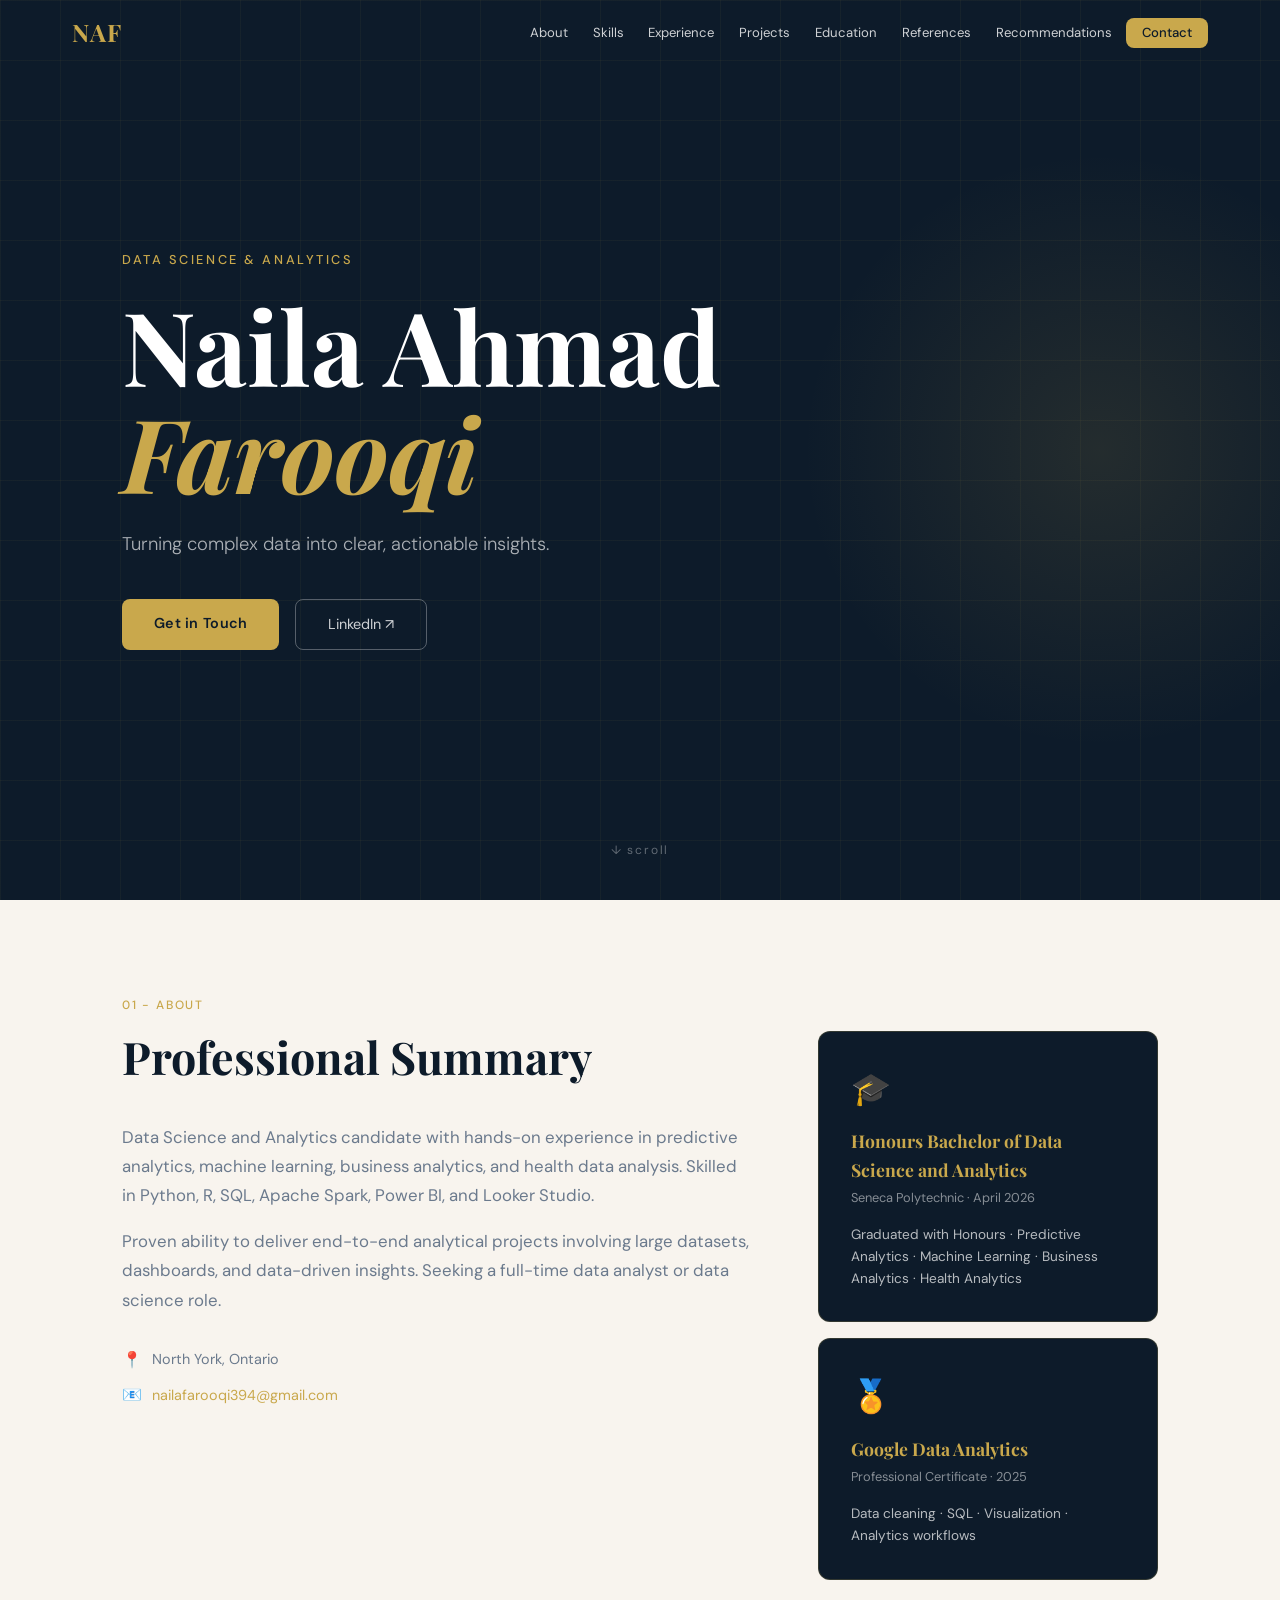
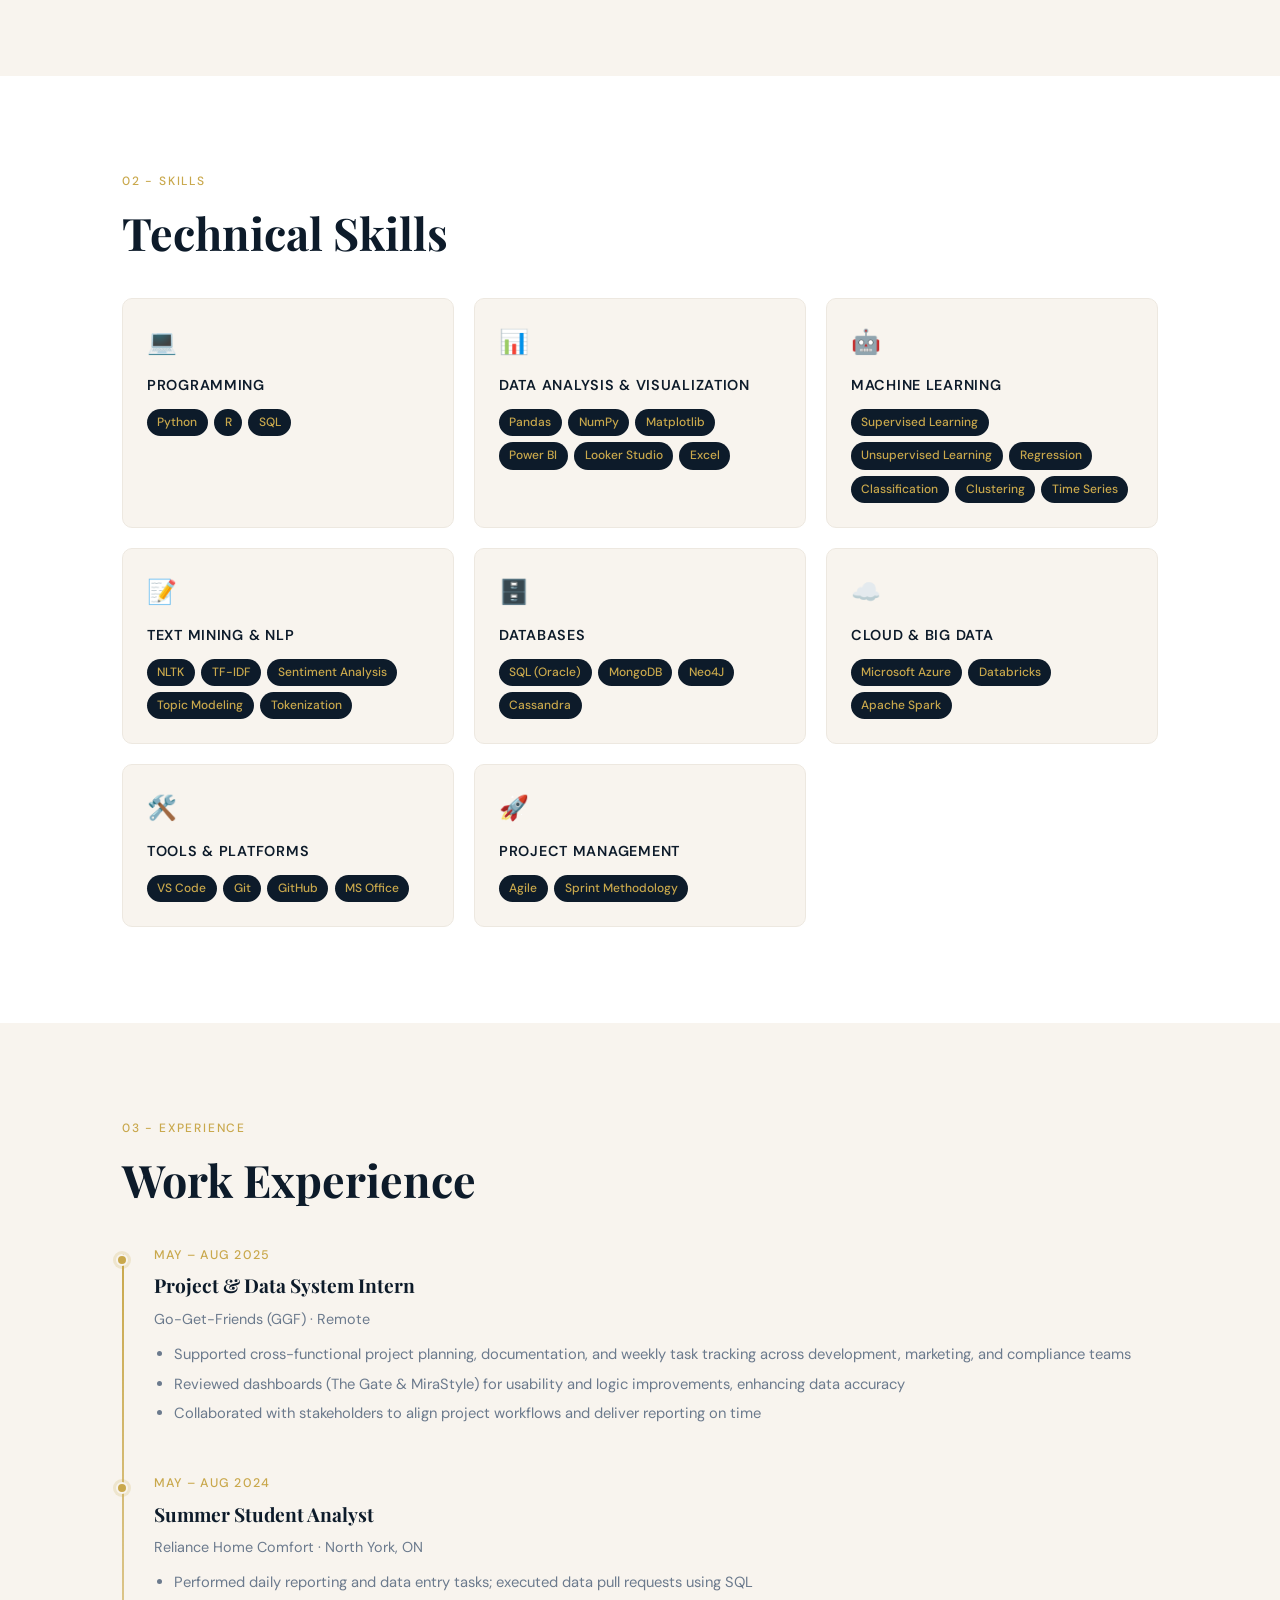
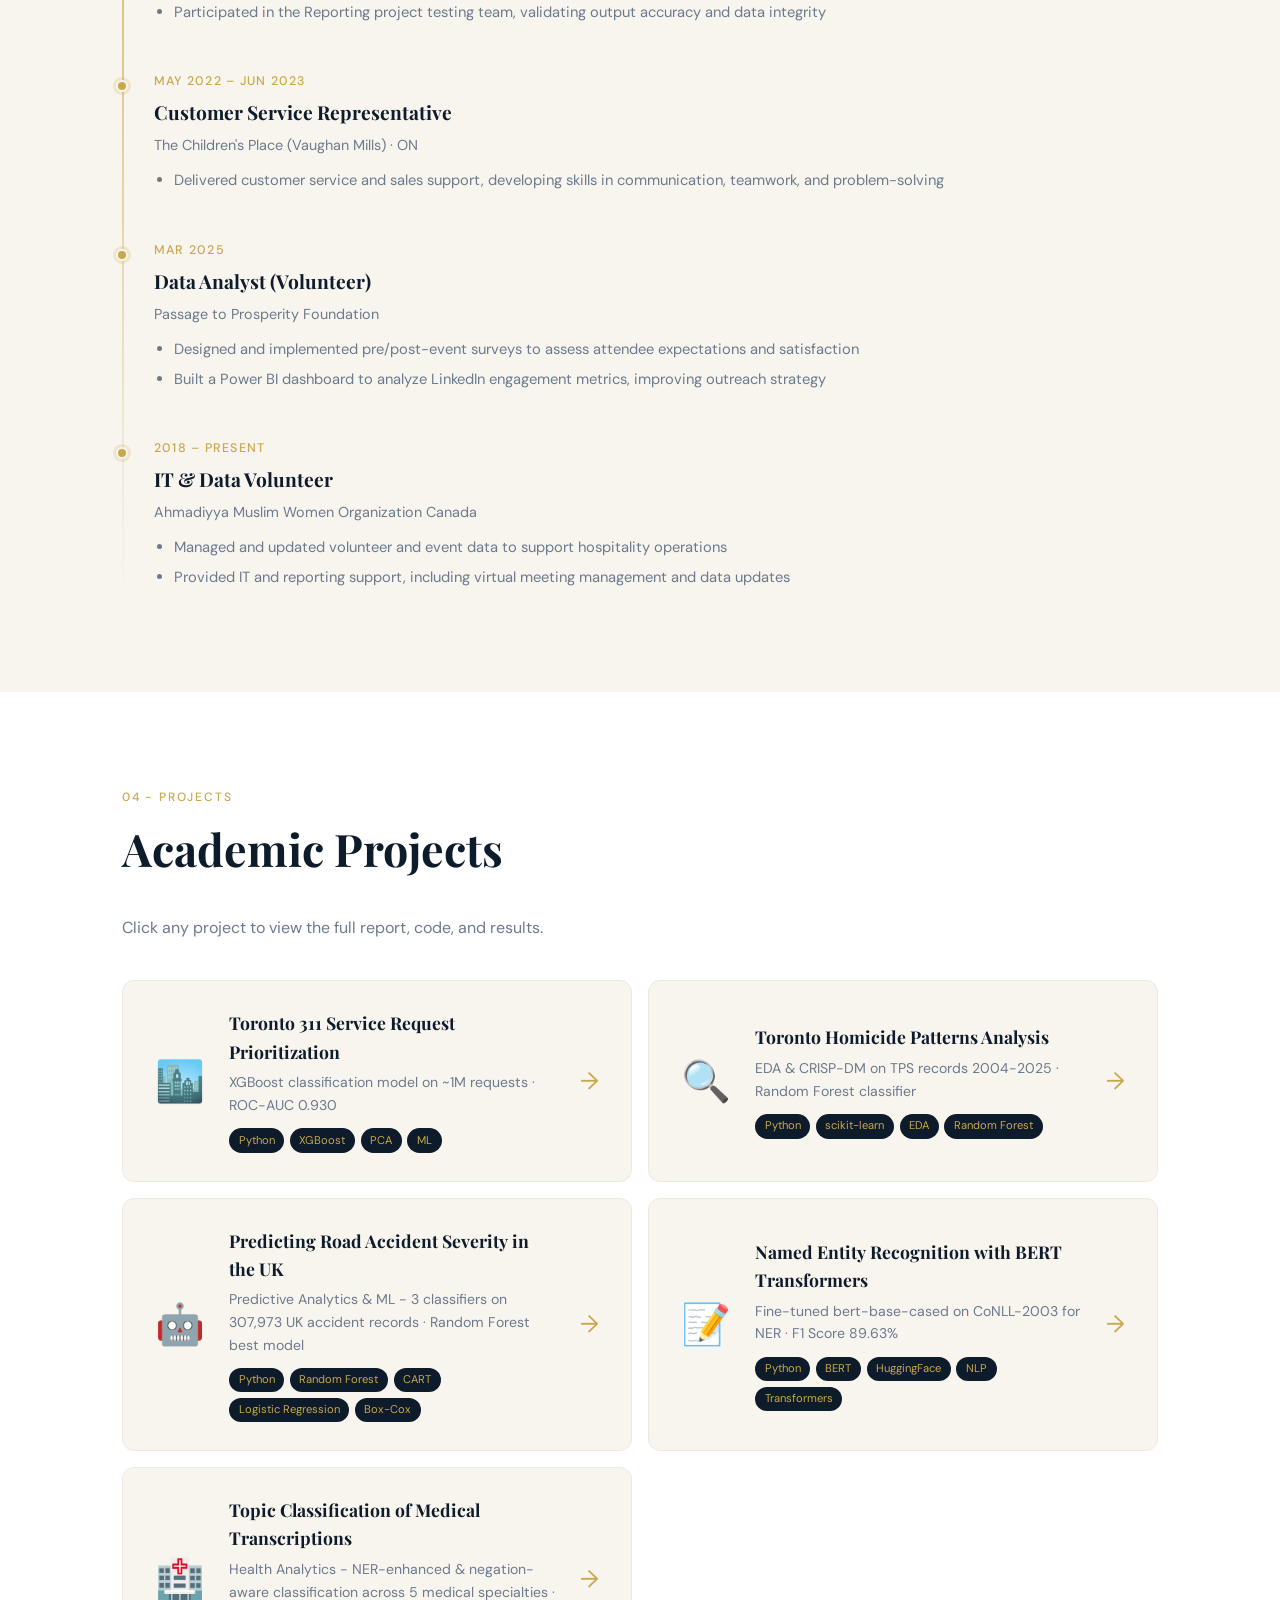
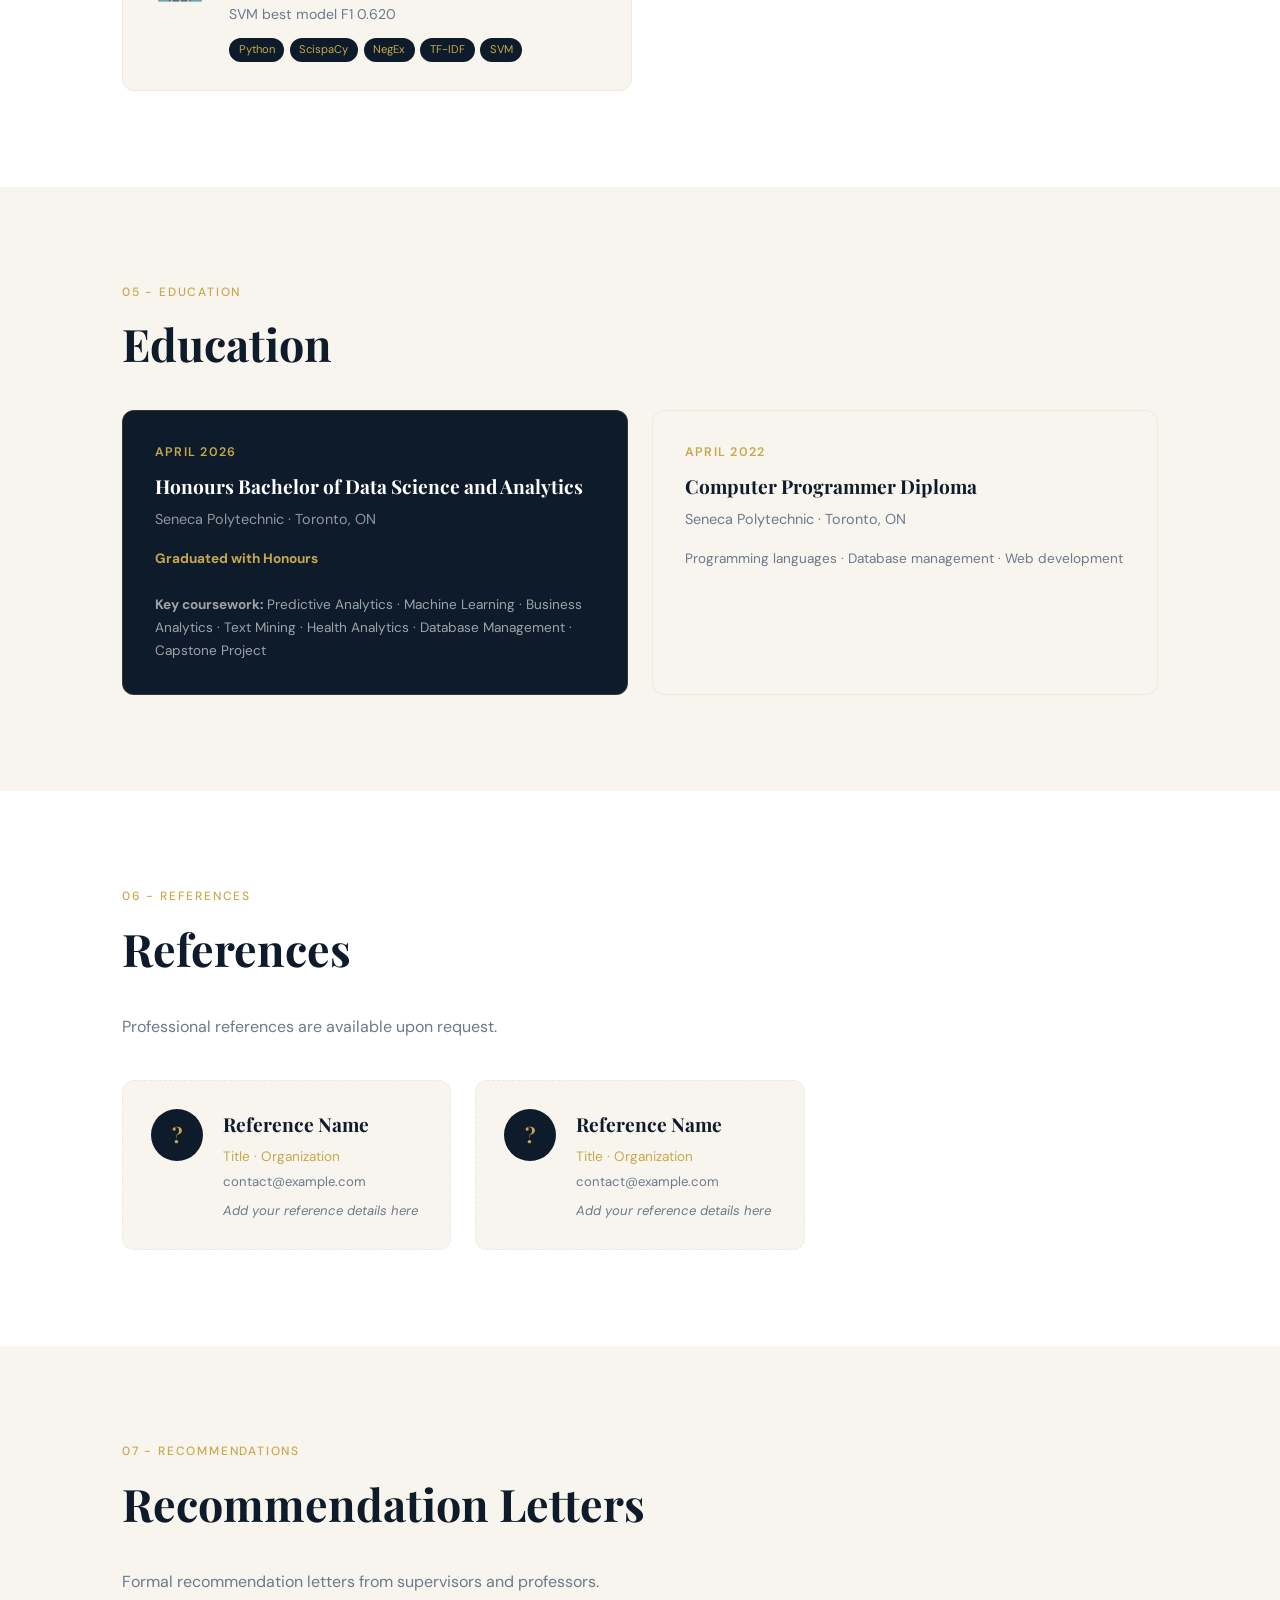
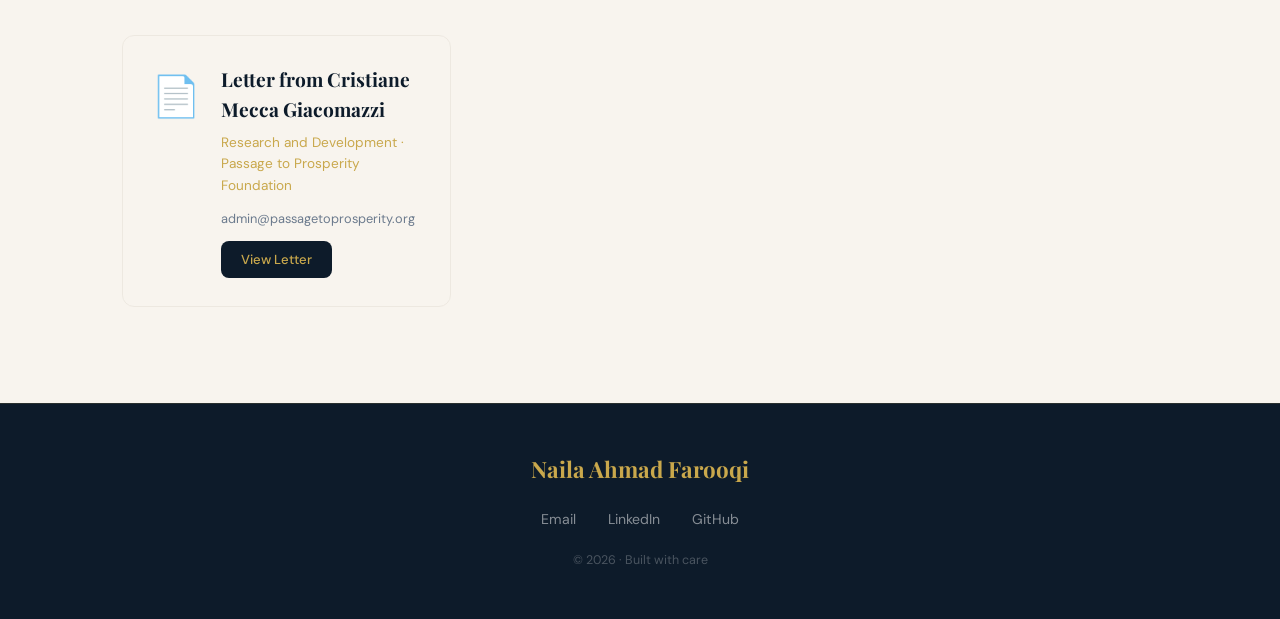
<file: index.html>
<!DOCTYPE html>
<html lang="en">
<head>
  <meta charset="UTF-8" />
  <meta name="viewport" content="width=device-width, initial-scale=1.0"/>
  <title>Naila Ahmad Farooqi - Data Science & Analytics</title>
  <link rel="preconnect" href="https://fonts.googleapis.com">
  <link rel="preconnect" href="https://fonts.gstatic.com" crossorigin>
  <link href="https://fonts.googleapis.com/css2?family=Playfair+Display:ital,wght@0,400;0,700;1,400&family=DM+Sans:wght@300;400;500&display=swap" rel="stylesheet">
  <link rel="stylesheet" href="assets/css/style.css">
</head>
<body>

  <!-- ── NAV ─────────────────────────────────────────── -->
  <nav id="navbar">
    <div class="nav-inner">
      <span class="nav-logo">NAF</span>
      <ul class="nav-links">
        <li><a href="#about">About</a></li>
        <li><a href="#skills">Skills</a></li>
        <li><a href="#experience">Experience</a></li>
        <li><a href="#projects">Projects</a></li>
        <li><a href="#education">Education</a></li>
        <li><a href="#references">References</a></li>
        <li><a href="#recommendations">Recommendations</a></li>
        <li><a href="mailto:nailafarooqi394@gmail.com" class="nav-cta">Contact</a></li>
      </ul>
      <button class="hamburger" id="hamburger" aria-label="Toggle menu">
        <span></span><span></span><span></span>
      </button>
    </div>
  </nav>

  <!-- ── HERO ──────────────────────────────────────────── -->
  <section id="hero">
    <div class="hero-content">
      <p class="hero-label">Data Science & Analytics</p>
      <h1 class="hero-name">Naila Ahmad<br><em>Farooqi</em></h1>
      <p class="hero-tagline">Turning complex data into clear, actionable insights.</p>
      <div class="hero-links">
        <a href="mailto:nailafarooqi394@gmail.com" class="btn-primary">Get in Touch</a>
        <a href="https://linkedin.com/in/naila-ahmad-farooqi" target="_blank" class="btn-secondary">LinkedIn ↗</a>
      </div>
    </div>
    <div class="hero-bg">
      <div class="grid-lines"></div>
      <div class="accent-circle"></div>
    </div>
    <a href="#about" class="scroll-hint">↓ scroll</a>
  </section>

  <!-- ── ABOUT ─────────────────────────────────────────── -->
  <section id="about" class="section">
    <div class="container">
      <div class="section-label">01 - About</div>
      <div class="about-grid">
        <div class="about-text">
          <h2>Professional Summary</h2>
          <p>Data Science and Analytics candidate with hands-on experience in predictive analytics, machine learning, business analytics, and health data analysis. Skilled in Python, R, SQL, Apache Spark, Power BI, and Looker Studio.</p>
          <p>Proven ability to deliver end-to-end analytical projects involving large datasets, dashboards, and data-driven insights. Seeking a full-time data analyst or data science role.</p>
          <div class="about-meta">
            <div class="meta-item">
              <span class="meta-icon">📍</span>
              <span>North York, Ontario</span>
            </div>
            <div class="meta-item">
              <span class="meta-icon">📧</span>
              <a href="mailto:nailafarooqi394@gmail.com">nailafarooqi394@gmail.com</a>
            </div>

          </div>
        </div>
        <div class="about-cert">
          <div class="cert-card" style="margin-bottom:1rem;">
            <div class="cert-icon">🎓</div>
            <div class="cert-title">Honours Bachelor of Data Science and Analytics</div>
            <div class="cert-sub">Seneca Polytechnic · April 2026</div>
            <div class="cert-skills">Graduated with Honours · Predictive Analytics · Machine Learning · Business Analytics · Health Analytics</div>
          </div>
          <div class="cert-card">
            <div class="cert-icon">🏅</div>
            <div class="cert-title">Google Data Analytics</div>
            <div class="cert-sub">Professional Certificate · 2025</div>
            <div class="cert-skills">Data cleaning · SQL · Visualization · Analytics workflows</div>
          </div>
        </div>
      </div>
    </div>
  </section>

  <!-- ── SKILLS ─────────────────────────────────────────── -->
  <section id="skills" class="section section-alt">
    <div class="container">
      <div class="section-label">02 - Skills</div>
      <h2>Technical Skills</h2>
      <div class="skills-grid">

        <div class="skill-card">
          <div class="skill-cat-icon">💻</div>
          <h3>Programming</h3>
          <div class="skill-tags">
            <span>Python</span><span>R</span><span>SQL</span>
          </div>
        </div>

        <div class="skill-card">
          <div class="skill-cat-icon">📊</div>
          <h3>Data Analysis & Visualization</h3>
          <div class="skill-tags">
            <span>Pandas</span><span>NumPy</span><span>Matplotlib</span>
            <span>Power BI</span><span>Looker Studio</span><span>Excel</span>
          </div>
        </div>

        <div class="skill-card">
          <div class="skill-cat-icon">🤖</div>
          <h3>Machine Learning</h3>
          <div class="skill-tags">
            <span>Supervised Learning</span><span>Unsupervised Learning</span>
            <span>Regression</span><span>Classification</span>
            <span>Clustering</span><span>Time Series</span>
          </div>
        </div>

        <div class="skill-card">
          <div class="skill-cat-icon">📝</div>
          <h3>Text Mining & NLP</h3>
          <div class="skill-tags">
            <span>NLTK</span><span>TF-IDF</span><span>Sentiment Analysis</span>
            <span>Topic Modeling</span><span>Tokenization</span>
          </div>
        </div>

        <div class="skill-card">
          <div class="skill-cat-icon">🗄️</div>
          <h3>Databases</h3>
          <div class="skill-tags">
            <span>SQL (Oracle)</span><span>MongoDB</span>
            <span>Neo4J</span><span>Cassandra</span>
          </div>
        </div>

        <div class="skill-card">
          <div class="skill-cat-icon">☁️</div>
          <h3>Cloud & Big Data</h3>
          <div class="skill-tags">
            <span>Microsoft Azure</span><span>Databricks</span><span>Apache Spark</span>
          </div>
        </div>

        <div class="skill-card">
          <div class="skill-cat-icon">🛠️</div>
          <h3>Tools & Platforms</h3>
          <div class="skill-tags">
            <span>VS Code</span><span>Git</span><span>GitHub</span><span>MS Office</span>
          </div>
        </div>

        <div class="skill-card">
          <div class="skill-cat-icon">🚀</div>
          <h3>Project Management</h3>
          <div class="skill-tags">
            <span>Agile</span><span>Sprint Methodology</span>
          </div>
        </div>

      </div>
    </div>
  </section>

  <!-- ── EXPERIENCE ──────────────────────────────────────── -->
  <section id="experience" class="section">
    <div class="container">
      <div class="section-label">03 - Experience</div>
      <h2>Work Experience</h2>
      <div class="timeline">

        <div class="timeline-item">
          <div class="timeline-dot"></div>
          <div class="timeline-content">
            <div class="timeline-date">May – Aug 2025</div>
            <h3>Project & Data System Intern</h3>
            <div class="timeline-company">Go-Get-Friends (GGF) · Remote</div>
            <ul>
              <li>Supported cross-functional project planning, documentation, and weekly task tracking across development, marketing, and compliance teams</li>
              <li>Reviewed dashboards (The Gate & MiraStyle) for usability and logic improvements, enhancing data accuracy</li>
              <li>Collaborated with stakeholders to align project workflows and deliver reporting on time</li>
            </ul>
          </div>
        </div>

        <div class="timeline-item">
          <div class="timeline-dot"></div>
          <div class="timeline-content">
            <div class="timeline-date">May – Aug 2024</div>
            <h3>Summer Student Analyst</h3>
            <div class="timeline-company">Reliance Home Comfort · North York, ON</div>
            <ul>
              <li>Performed daily reporting and data entry tasks; executed data pull requests using SQL</li>
              <li>Participated in the Reporting project testing team, validating output accuracy and data integrity</li>
            </ul>
          </div>
        </div>

        <div class="timeline-item">
          <div class="timeline-dot"></div>
          <div class="timeline-content">
            <div class="timeline-date">May 2022 – Jun 2023</div>
            <h3>Customer Service Representative</h3>
            <div class="timeline-company">The Children's Place (Vaughan Mills) · ON</div>
            <ul>
              <li>Delivered customer service and sales support, developing skills in communication, teamwork, and problem-solving</li>
            </ul>
          </div>
        </div>

        <div class="timeline-item">
          <div class="timeline-dot"></div>
          <div class="timeline-content">
            <div class="timeline-date">Mar 2025</div>
            <h3>Data Analyst (Volunteer)</h3>
            <div class="timeline-company">Passage to Prosperity Foundation</div>
            <ul>
              <li>Designed and implemented pre/post-event surveys to assess attendee expectations and satisfaction</li>
              <li>Built a Power BI dashboard to analyze LinkedIn engagement metrics, improving outreach strategy</li>
            </ul>
          </div>
        </div>

        <div class="timeline-item">
          <div class="timeline-dot"></div>
          <div class="timeline-content">
            <div class="timeline-date">2018 – Present</div>
            <h3>IT & Data Volunteer</h3>
            <div class="timeline-company">Ahmadiyya Muslim Women Organization Canada</div>
            <ul>
              <li>Managed and updated volunteer and event data to support hospitality operations</li>
              <li>Provided IT and reporting support, including virtual meeting management and data updates</li>
            </ul>
          </div>
        </div>

      </div>
    </div>
  </section>

  <!-- ── PROJECTS ────────────────────────────────────────── -->
  <section id="projects" class="section section-alt">
    <div class="container">
      <div class="section-label">04 - Projects</div>
      <h2>Academic Projects</h2>
      <p class="section-intro">Click any project to view the full report, code, and results.</p>
      <div class="projects-grid" id="projects-grid" style="display:grid;grid-template-columns:repeat(2,1fr);gap:1rem;">

        <a href="projects/toronto-311.html" class="project-card">
          <div class="project-icon">🏙️</div>
          <div class="project-info">
            <h3>Toronto 311 Service Request Prioritization</h3>
            <p>XGBoost classification model on ~1M requests · ROC-AUC 0.930</p>
            <div class="project-tags"><span>Python</span><span>XGBoost</span><span>PCA</span><span>ML</span></div>
          </div>
          <div class="project-arrow">→</div>
        </a>

        <a href="projects/toronto-homicide.html" class="project-card">
          <div class="project-icon">🔍</div>
          <div class="project-info">
            <h3>Toronto Homicide Patterns Analysis</h3>
            <p>EDA & CRISP-DM on TPS records 2004-2025 · Random Forest classifier</p>
            <div class="project-tags"><span>Python</span><span>scikit-learn</span><span>EDA</span><span>Random Forest</span></div>
          </div>
          <div class="project-arrow">→</div>
        </a>

        <a href="projects/predictive-ml.html" class="project-card">
          <div class="project-icon">🤖</div>
          <div class="project-info">
            <h3>Predicting Road Accident Severity in the UK</h3>
            <p>Predictive Analytics & ML - 3 classifiers on 307,973 UK accident records · Random Forest best model</p>
            <div class="project-tags"><span>Python</span><span>Random Forest</span><span>CART</span><span>Logistic Regression</span><span>Box-Cox</span></div>
          </div>
          <div class="project-arrow">→</div>
        </a>

        <a href="projects/nlp-analysis.html" class="project-card">
          <div class="project-icon">📝</div>
          <div class="project-info">
            <h3>Named Entity Recognition with BERT Transformers</h3>
            <p>Fine-tuned bert-base-cased on CoNLL-2003 for NER · F1 Score 89.63%</p>
            <div class="project-tags"><span>Python</span><span>BERT</span><span>HuggingFace</span><span>NLP</span><span>Transformers</span></div>
          </div>
          <div class="project-arrow">→</div>
        </a>

        <a href="projects/health-analytics.html" class="project-card">
          <div class="project-icon">🏥</div>
          <div class="project-info">
            <h3>Topic Classification of Medical Transcriptions</h3>
            <p>Health Analytics - NER-enhanced & negation-aware classification across 5 medical specialties · SVM best model F1 0.620</p>
            <div class="project-tags"><span>Python</span><span>ScispaCy</span><span>NegEx</span><span>TF-IDF</span><span>SVM</span></div>
          </div>
          <div class="project-arrow">→</div>
        </a>

      </div>
    </div>
  </section>

  <!-- ── EDUCATION ───────────────────────────────────────── -->
  <section id="education" class="section">
    <div class="container">
      <div class="section-label">05 - Education</div>
      <h2>Education</h2>
      <div class="edu-grid">

        <div class="edu-card edu-card--primary">
          <div class="edu-year">April 2026</div>
          <h3>Honours Bachelor of Data Science and Analytics</h3>
          <div class="edu-school">Seneca Polytechnic · Toronto, ON</div>
          <div class="edu-courses">
            <strong style="color:var(--gold);">Graduated with Honours</strong><br><br>
            <strong>Key coursework:</strong> Predictive Analytics · Machine Learning · Business Analytics · Text Mining · Health Analytics · Database Management · Capstone Project
          </div>
        </div>

        <div class="edu-card">
          <div class="edu-year">April 2022</div>
          <h3>Computer Programmer Diploma</h3>
          <div class="edu-school">Seneca Polytechnic · Toronto, ON</div>
          <div class="edu-courses">
            Programming languages · Database management · Web development
          </div>
        </div>

      </div>
    </div>
  </section>

  <!-- ── REFERENCES ──────────────────────────────────────── -->
  <section id="references" class="section section-alt">
    <div class="container">
      <div class="section-label">06 - References</div>
      <h2>References</h2>
      <p class="section-intro">Professional references are available upon request.</p>
      <div class="references-grid">

        <!-- ✏️ EDIT: Replace with your actual references -->
        <div class="reference-card reference-placeholder">
          <div class="ref-avatar">?</div>
          <div class="ref-info">
            <h3>Reference Name</h3>
            <div class="ref-title">Title · Organization</div>
            <div class="ref-contact">contact@example.com</div>
            <p class="ref-note"><em>Add your reference details here</em></p>
          </div>
        </div>

        <div class="reference-card reference-placeholder">
          <div class="ref-avatar">?</div>
          <div class="ref-info">
            <h3>Reference Name</h3>
            <div class="ref-title">Title · Organization</div>
            <div class="ref-contact">contact@example.com</div>
            <p class="ref-note"><em>Add your reference details here</em></p>
          </div>
        </div>

      </div>
    </div>
  </section>

  <!-- ── RECOMMENDATIONS ────────────────────────────────── -->
  <section id="recommendations" class="section">
    <div class="container">
      <div class="section-label">07 - Recommendations</div>
      <h2>Recommendation Letters</h2>
      <p class="section-intro">Formal recommendation letters from supervisors and professors.</p>
      <div class="recommendations-grid">

        <div class="rec-letter-card">
          <div class="rec-letter-icon">📄</div>
          <div class="rec-letter-info">
            <h3>Letter from Cristiane Mecca Giacomazzi</h3>
            <div class="rec-letter-from">Research and Development · Passage to Prosperity Foundation</div>
            <div class="rec-letter-from" style="font-size:0.8rem;color:var(--muted);margin-bottom:0.75rem;">admin@passagetoprosperity.org</div>
            <a href="assets/letters/Naila_RecommendationLetter.pdf" target="_blank" class="btn-view-letter">View Letter</a>
          </div>
        </div>

      </div>
    </div>
  </section>

  <!-- ── FOOTER ──────────────────────────────────────────── -->
  <footer>
    <div class="container footer-inner">
      <div class="footer-name">Naila Ahmad Farooqi</div>
      <div class="footer-links">
        <a href="mailto:nailafarooqi394@gmail.com">Email</a>
        <a href="https://linkedin.com/in/naila-ahmad-farooqi" target="_blank">LinkedIn</a>
        <a href="https://github.com" target="_blank">GitHub</a>
      </div>
      <div class="footer-copy">© 2026 · Built with care</div>
    </div>
  </footer>

  <script src="assets/js/main.js"></script>
</body>
</html>
</file>
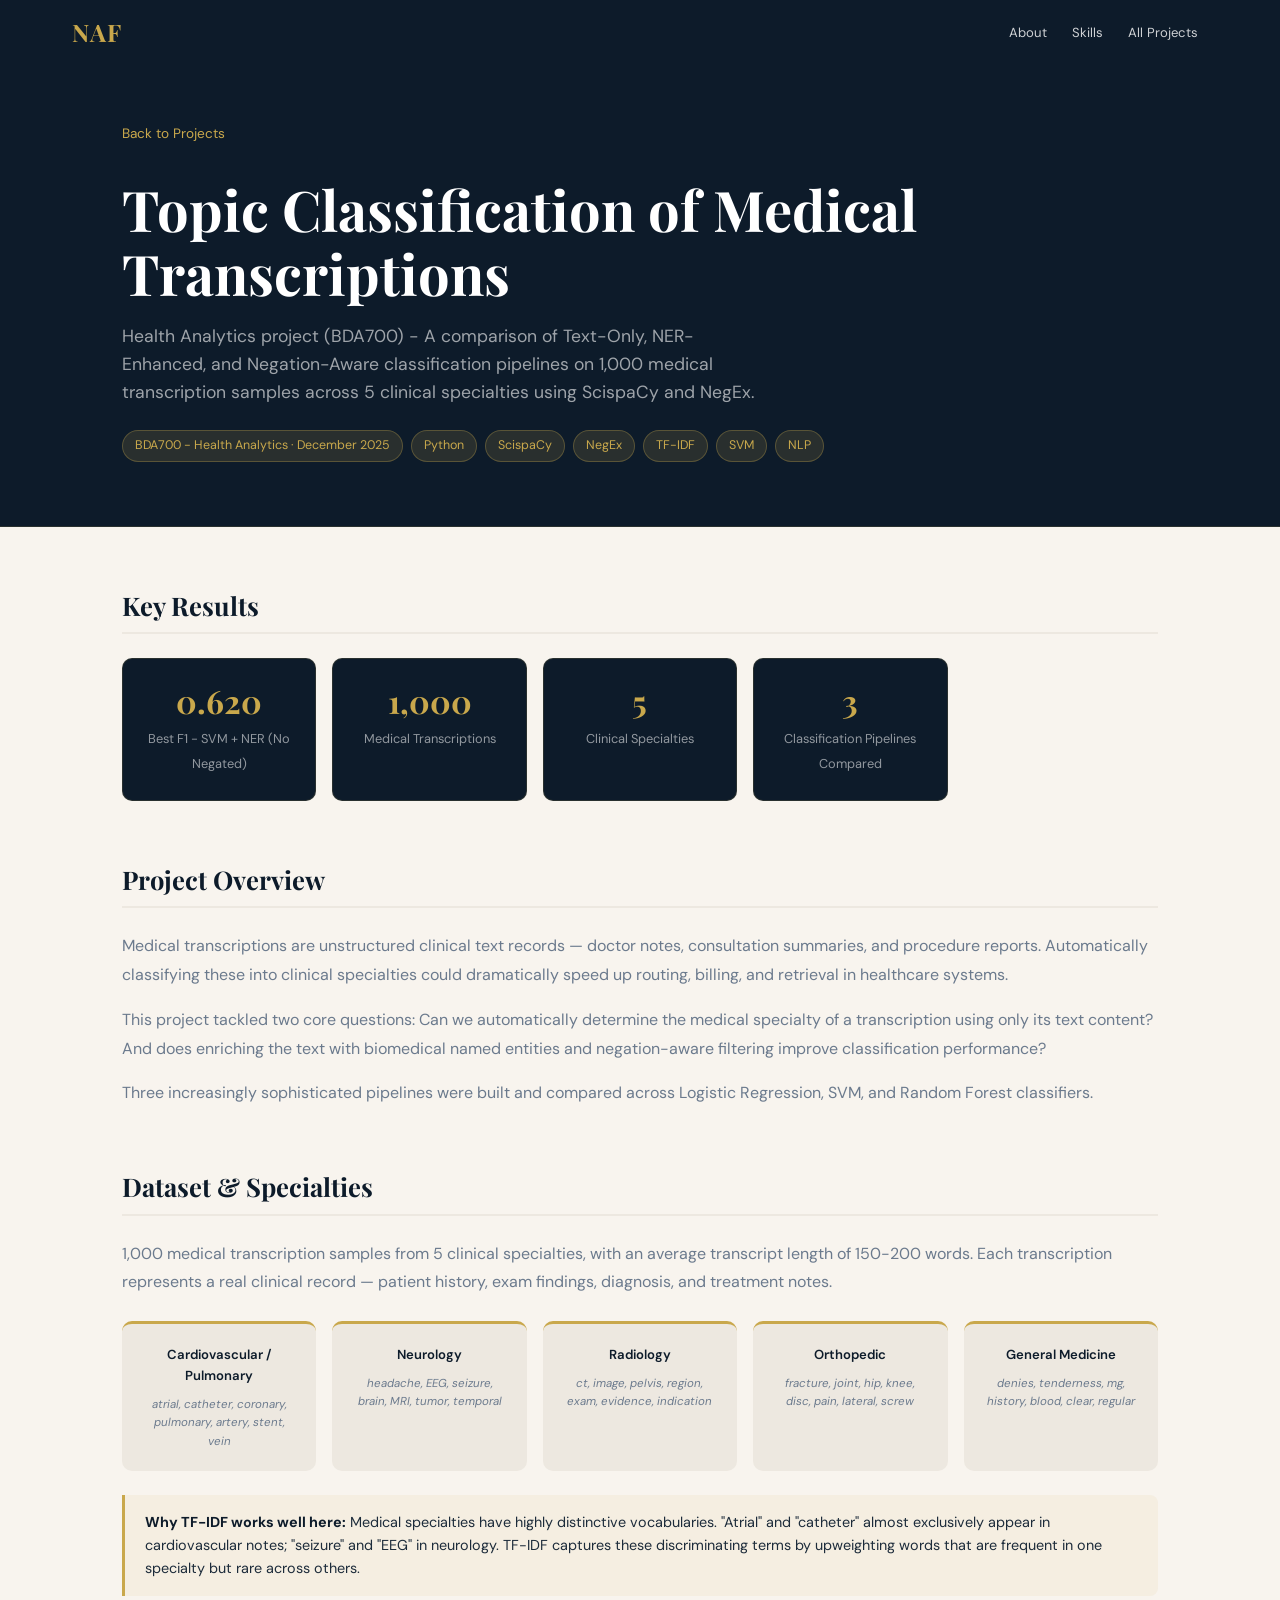
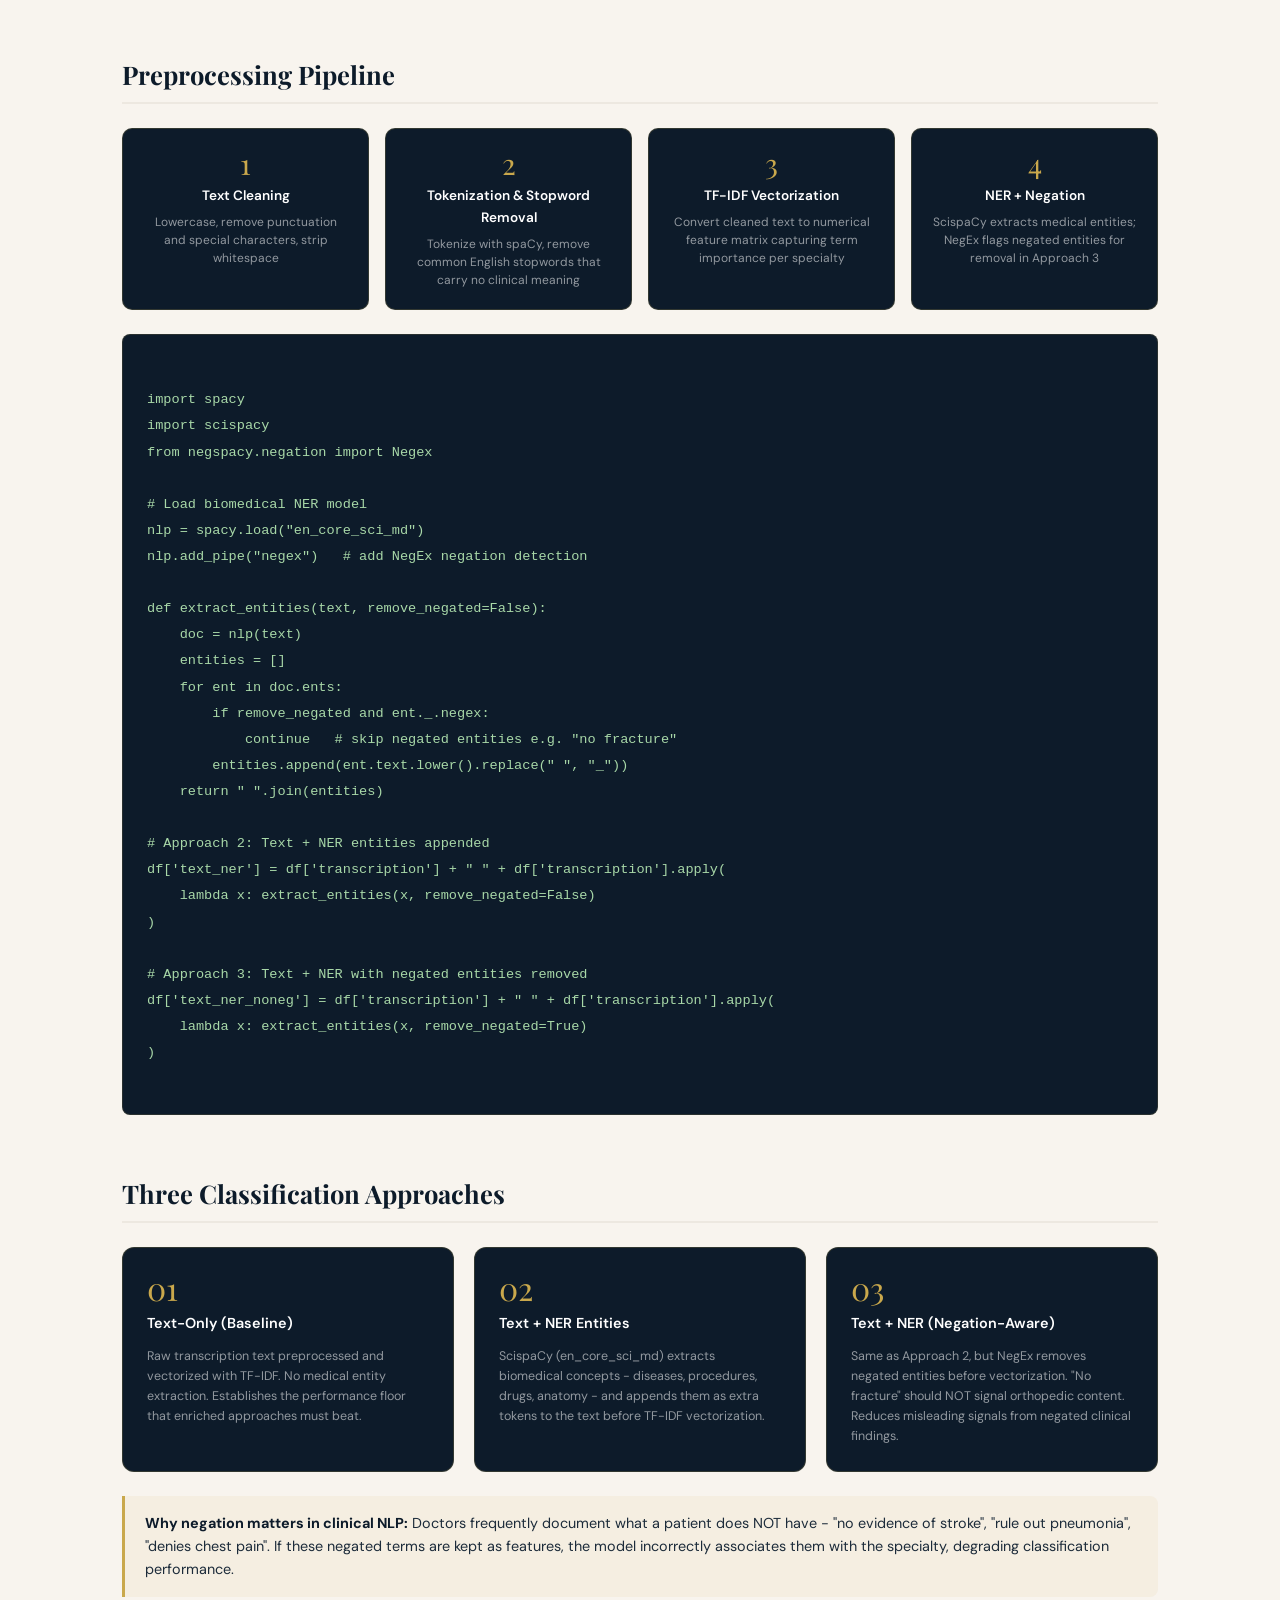
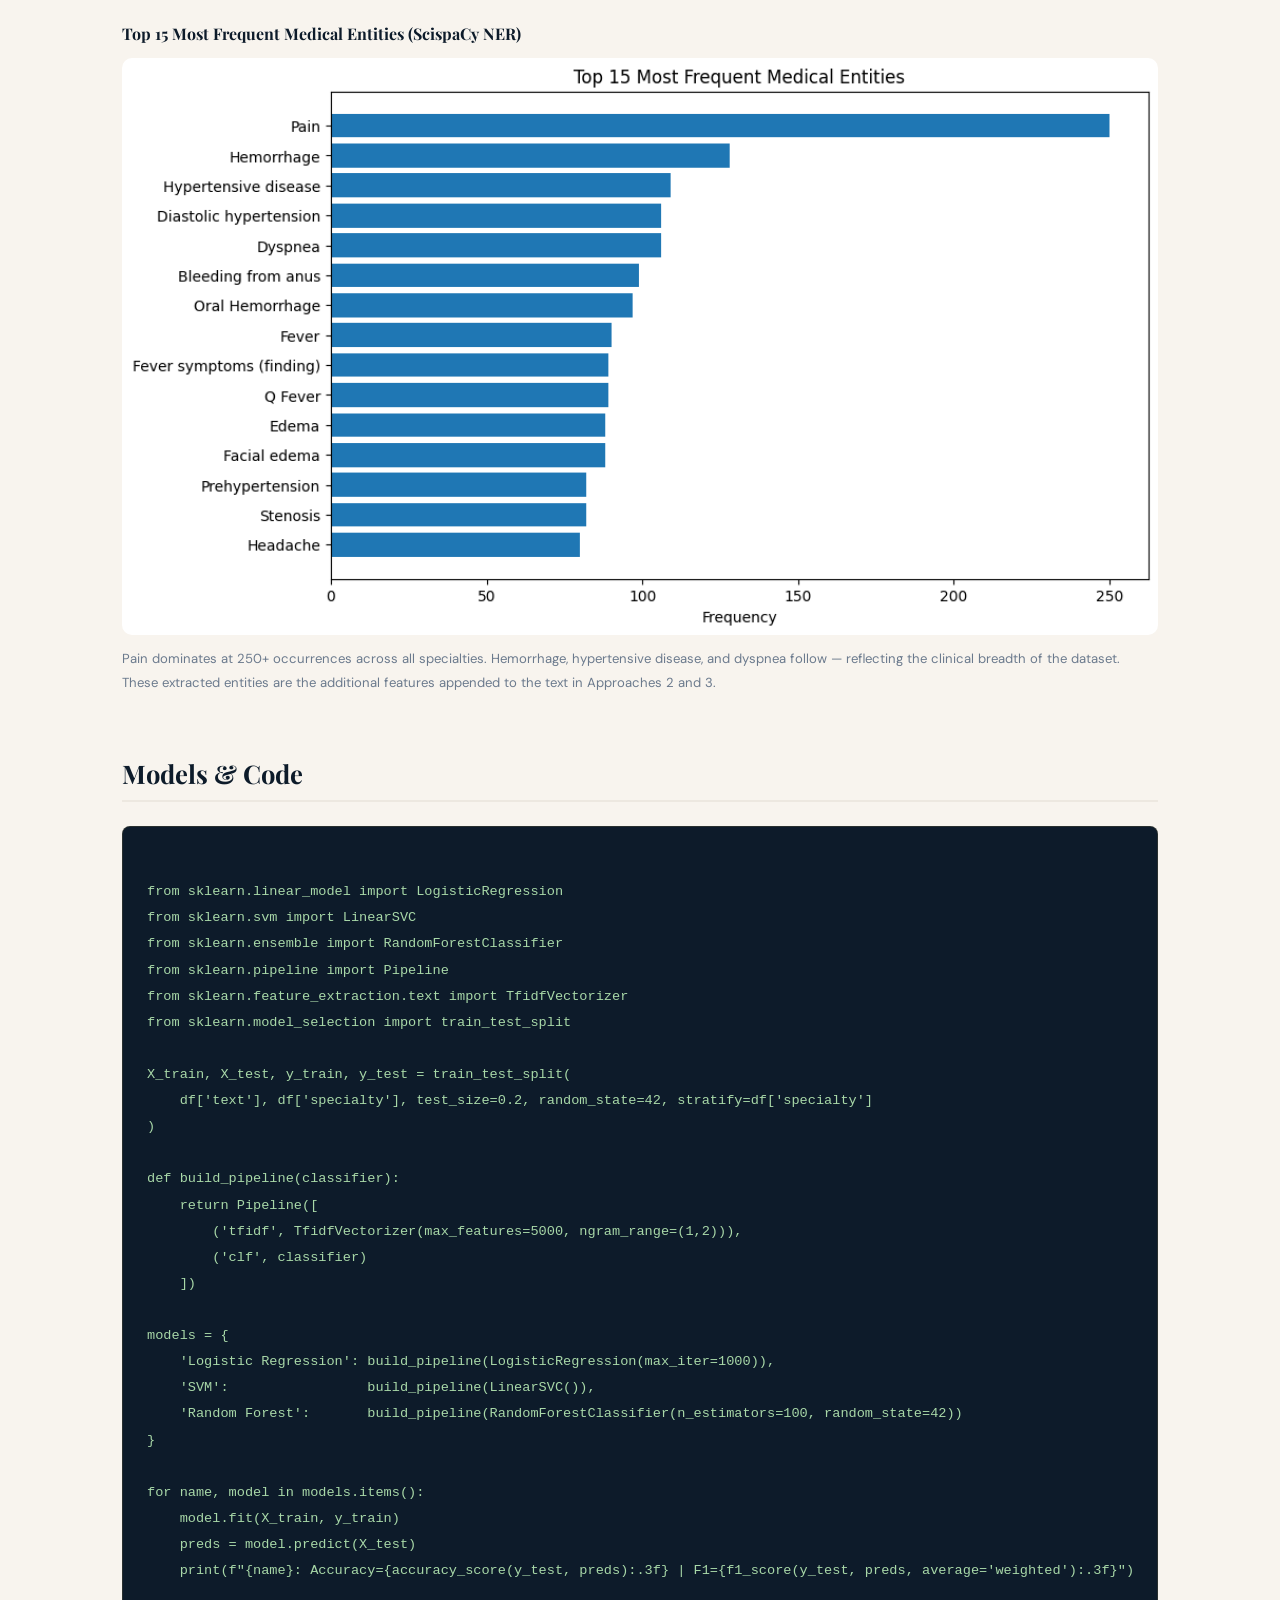
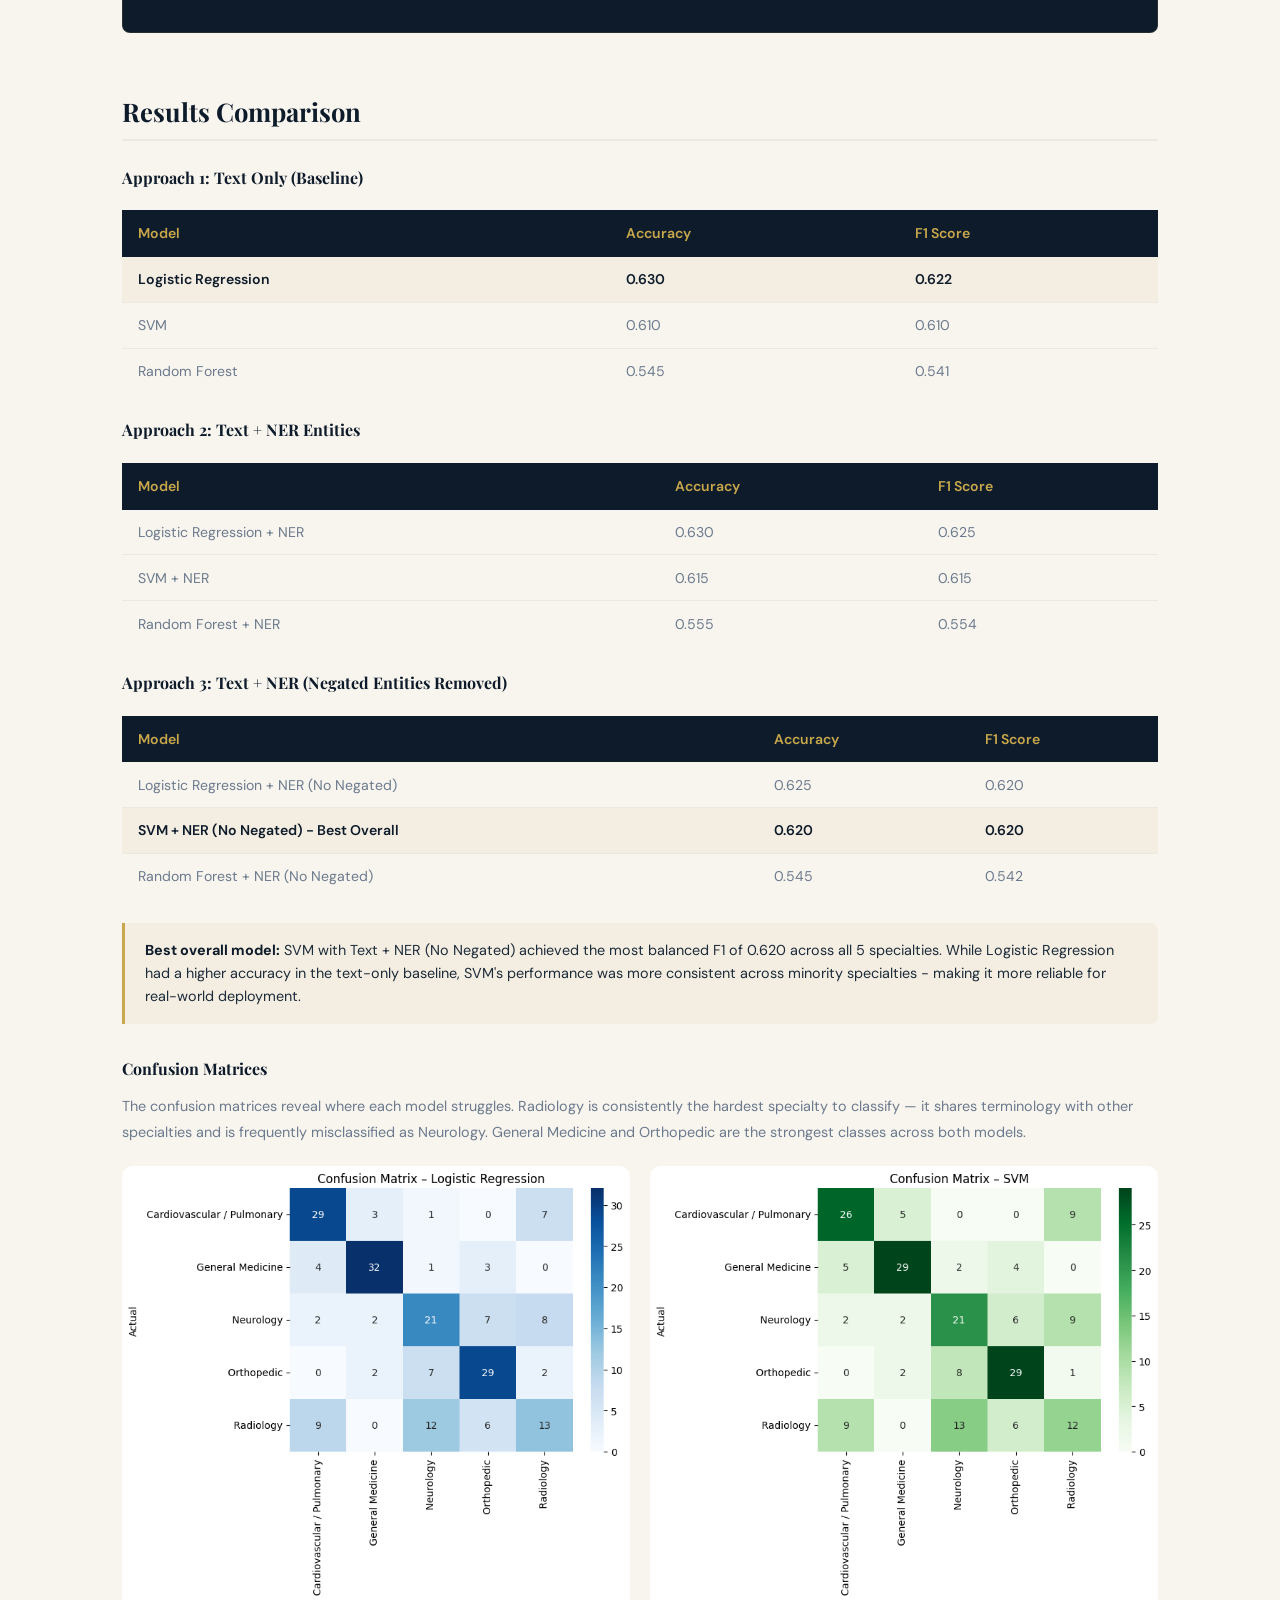
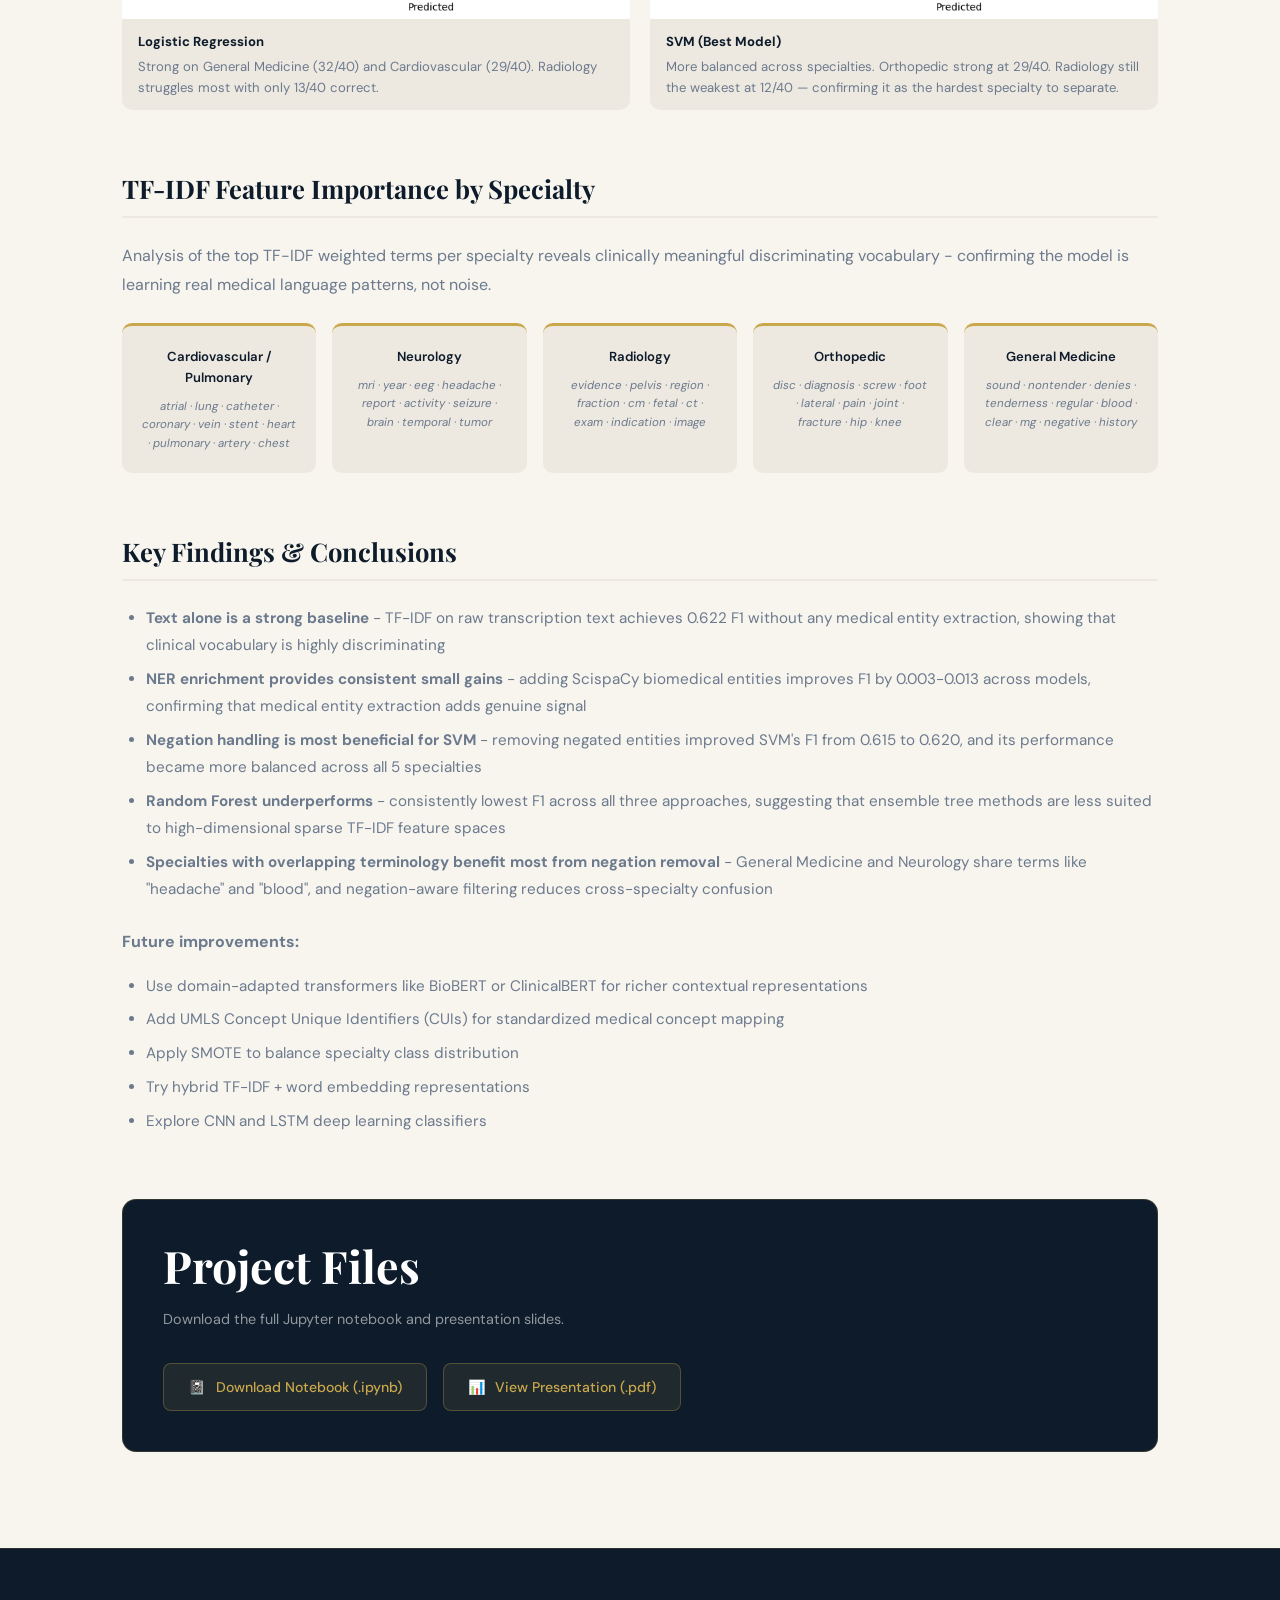
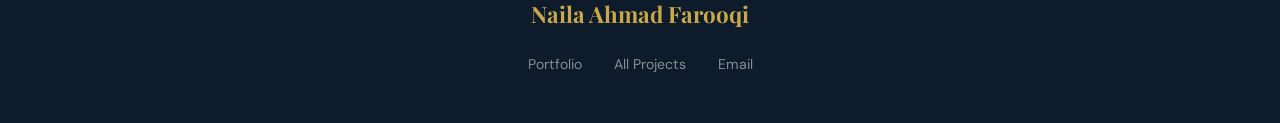
<file: projects/health-analytics.html>
<!DOCTYPE html>
<html lang="en">
<head>
  <meta charset="UTF-8" />
  <meta name="viewport" content="width=device-width, initial-scale=1.0"/>
  <title>Topic Classification of Medical Transcriptions - Naila Ahmad Farooqi</title>
  <link rel="preconnect" href="https://fonts.googleapis.com">
  <link rel="preconnect" href="https://fonts.gstatic.com" crossorigin>
  <link href="https://fonts.googleapis.com/css2?family=Playfair+Display:ital,wght@0,400;0,700;1,400&family=DM+Sans:wght@300;400;500&display=swap" rel="stylesheet">
  <link rel="stylesheet" href="../assets/css/style.css">
  <style>
    .approach-grid{display:grid;grid-template-columns:repeat(3,1fr);gap:1.25rem;margin:1.5rem 0}
    .approach-card{background:var(--navy);border-radius:12px;padding:1.5rem;border:1px solid rgba(201,168,76,.2)}
    .approach-num{font-family:var(--font-display);font-size:2rem;color:var(--gold);line-height:1;margin-bottom:.5rem}
    .approach-title{font-size:.9rem;font-weight:600;color:var(--white);margin-bottom:.75rem}
    .approach-desc{font-size:.78rem;color:rgba(255,255,255,.55);line-height:1.6}

    .model-table{width:100%;border-collapse:collapse;margin:1.25rem 0;font-size:.88rem}
    .model-table th{background:var(--navy);color:var(--gold);padding:.75rem 1rem;text-align:left;font-weight:600}
    .model-table td{padding:.7rem 1rem;border-bottom:1px solid var(--cream-2);color:var(--muted)}
    .model-table tr:last-child td{border-bottom:none}
    .model-table tr.best td{color:var(--navy);font-weight:600;background:rgba(201,168,76,.08)}

    .specialty-grid{display:grid;grid-template-columns:repeat(5,1fr);gap:1rem;margin:1.5rem 0}
    .specialty-card{background:var(--cream-2);border-radius:10px;padding:1.25rem;text-align:center;border-top:3px solid var(--gold)}
    .specialty-name{font-size:.82rem;font-weight:600;color:var(--navy);margin-bottom:.6rem}
    .specialty-terms{font-size:.72rem;color:var(--muted);line-height:1.6;font-style:italic}

    .insight-box{background:rgba(201,168,76,.08);border-left:3px solid var(--gold);border-radius:0 8px 8px 0;padding:1rem 1.25rem;margin:1rem 0;font-size:.9rem;color:var(--text)}
    .insight-box strong{color:var(--navy)}

    .pipeline-steps{display:grid;grid-template-columns:repeat(4,1fr);gap:1rem;margin:1.5rem 0}
    .pipeline-step{background:var(--navy);color:var(--white);border-radius:10px;padding:1.25rem;text-align:center;border:1px solid rgba(201,168,76,.2)}
    .pipeline-step .step-num{font-family:var(--font-display);font-size:1.8rem;color:var(--gold);line-height:1;margin-bottom:.5rem}
    .pipeline-step .step-title{font-size:.85rem;font-weight:600;color:var(--white);margin-bottom:.4rem}
    .pipeline-step .step-desc{font-size:.75rem;color:rgba(255,255,255,.55);line-height:1.5}

    .download-section{background:var(--navy);border-radius:14px;padding:2.5rem;margin-top:3rem;border:1px solid rgba(201,168,76,.2)}
    .download-section h2{color:var(--white);margin-bottom:1rem}
    .download-section p{color:rgba(255,255,255,.55);font-size:.9rem;margin-bottom:2rem}
    .download-buttons{display:flex;flex-wrap:wrap;gap:1rem}
    .download-btn{display:inline-flex;align-items:center;gap:.6rem;background:rgba(201,168,76,.1);border:1px solid rgba(201,168,76,.3);color:var(--gold);font-size:.88rem;font-weight:500;padding:.75rem 1.5rem;border-radius:var(--radius);font-family:var(--font-body);text-decoration:none;transition:all .25s ease}
    .download-btn:hover{background:var(--gold);color:var(--navy)}

    @media(max-width:900px){.specialty-grid{grid-template-columns:repeat(3,1fr)}.approach-grid{grid-template-columns:1fr}}
    @media(max-width:600px){.specialty-grid{grid-template-columns:1fr 1fr}.pipeline-steps{grid-template-columns:1fr 1fr}}
  </style>
</head>
<body>

  <nav id="navbar" class="scrolled">
    <div class="nav-inner">
      <a href="../index.html" class="nav-logo">NAF</a>
      <ul class="nav-links">
        <li><a href="../index.html#about">About</a></li>
        <li><a href="../index.html#skills">Skills</a></li>
        <li><a href="../index.html#projects">All Projects</a></li>
      </ul>
      <button class="hamburger" id="hamburger"><span></span><span></span><span></span></button>
    </div>
  </nav>

  <div class="project-page-hero">
    <div class="container">
      <a href="../index.html#projects" class="back-link">Back to Projects</a>
      <h1>Topic Classification of Medical Transcriptions</h1>
      <p>Health Analytics project (BDA700) - A comparison of Text-Only, NER-Enhanced, and Negation-Aware classification pipelines on 1,000 medical transcription samples across 5 clinical specialties using ScispaCy and NegEx.</p>
      <div class="project-meta-badges">
        <span>BDA700 - Health Analytics · December 2025</span>
        <span>Python</span><span>ScispaCy</span><span>NegEx</span>
        <span>TF-IDF</span><span>SVM</span><span>NLP</span>
      </div>
    </div>
  </div>

  <div class="project-body">
    <div class="container">

      <!-- KEY RESULTS -->
      <div class="project-section">
        <h2>Key Results</h2>
        <div class="metric-cards">
          <div class="metric-card"><span class="metric-value">0.620</span><span class="metric-label">Best F1 - SVM + NER (No Negated)</span></div>
          <div class="metric-card"><span class="metric-value">1,000</span><span class="metric-label">Medical Transcriptions</span></div>
          <div class="metric-card"><span class="metric-value">5</span><span class="metric-label">Clinical Specialties</span></div>
          <div class="metric-card"><span class="metric-value">3</span><span class="metric-label">Classification Pipelines Compared</span></div>
        </div>
      </div>

      <!-- OVERVIEW -->
      <div class="project-section">
        <h2>Project Overview</h2>
        <p>Medical transcriptions are unstructured clinical text records — doctor notes, consultation summaries, and procedure reports. Automatically classifying these into clinical specialties could dramatically speed up routing, billing, and retrieval in healthcare systems.</p>
        <p>This project tackled two core questions: Can we automatically determine the medical specialty of a transcription using only its text content? And does enriching the text with biomedical named entities and negation-aware filtering improve classification performance?</p>
        <p>Three increasingly sophisticated pipelines were built and compared across Logistic Regression, SVM, and Random Forest classifiers.</p>
      </div>

      <!-- DATASET -->
      <div class="project-section">
        <h2>Dataset & Specialties</h2>
        <p>1,000 medical transcription samples from 5 clinical specialties, with an average transcript length of 150-200 words. Each transcription represents a real clinical record — patient history, exam findings, diagnosis, and treatment notes.</p>
        <div class="specialty-grid">
          <div class="specialty-card">
            <div class="specialty-name">Cardiovascular / Pulmonary</div>
            <div class="specialty-terms">atrial, catheter, coronary, pulmonary, artery, stent, vein</div>
          </div>
          <div class="specialty-card">
            <div class="specialty-name">Neurology</div>
            <div class="specialty-terms">headache, EEG, seizure, brain, MRI, tumor, temporal</div>
          </div>
          <div class="specialty-card">
            <div class="specialty-name">Radiology</div>
            <div class="specialty-terms">ct, image, pelvis, region, exam, evidence, indication</div>
          </div>
          <div class="specialty-card">
            <div class="specialty-name">Orthopedic</div>
            <div class="specialty-terms">fracture, joint, hip, knee, disc, pain, lateral, screw</div>
          </div>
          <div class="specialty-card">
            <div class="specialty-name">General Medicine</div>
            <div class="specialty-terms">denies, tenderness, mg, history, blood, clear, regular</div>
          </div>
        </div>
        <div class="insight-box">
          <strong>Why TF-IDF works well here:</strong> Medical specialties have highly distinctive vocabularies. "Atrial" and "catheter" almost exclusively appear in cardiovascular notes; "seizure" and "EEG" in neurology. TF-IDF captures these discriminating terms by upweighting words that are frequent in one specialty but rare across others.
        </div>
      </div>

      <!-- PREPROCESSING -->
      <div class="project-section">
        <h2>Preprocessing Pipeline</h2>
        <div class="pipeline-steps">
          <div class="pipeline-step">
            <div class="step-num">1</div>
            <div class="step-title">Text Cleaning</div>
            <div class="step-desc">Lowercase, remove punctuation and special characters, strip whitespace</div>
          </div>
          <div class="pipeline-step">
            <div class="step-num">2</div>
            <div class="step-title">Tokenization & Stopword Removal</div>
            <div class="step-desc">Tokenize with spaCy, remove common English stopwords that carry no clinical meaning</div>
          </div>
          <div class="pipeline-step">
            <div class="step-num">3</div>
            <div class="step-title">TF-IDF Vectorization</div>
            <div class="step-desc">Convert cleaned text to numerical feature matrix capturing term importance per specialty</div>
          </div>
          <div class="pipeline-step">
            <div class="step-num">4</div>
            <div class="step-title">NER + Negation</div>
            <div class="step-desc">ScispaCy extracts medical entities; NegEx flags negated entities for removal in Approach 3</div>
          </div>
        </div>
        <div class="code-block"><code>
import spacy
import scispacy
from negspacy.negation import Negex

# Load biomedical NER model
nlp = spacy.load("en_core_sci_md")
nlp.add_pipe("negex")   # add NegEx negation detection

def extract_entities(text, remove_negated=False):
    doc = nlp(text)
    entities = []
    for ent in doc.ents:
        if remove_negated and ent._.negex:
            continue   # skip negated entities e.g. "no fracture"
        entities.append(ent.text.lower().replace(" ", "_"))
    return " ".join(entities)

# Approach 2: Text + NER entities appended
df['text_ner'] = df['transcription'] + " " + df['transcription'].apply(
    lambda x: extract_entities(x, remove_negated=False)
)

# Approach 3: Text + NER with negated entities removed
df['text_ner_noneg'] = df['transcription'] + " " + df['transcription'].apply(
    lambda x: extract_entities(x, remove_negated=True)
)
        </code></div>
      </div>

      <!-- THREE APPROACHES -->
      <div class="project-section">
        <h2>Three Classification Approaches</h2>
        <div class="approach-grid">
          <div class="approach-card">
            <div class="approach-num">01</div>
            <div class="approach-title">Text-Only (Baseline)</div>
            <div class="approach-desc">Raw transcription text preprocessed and vectorized with TF-IDF. No medical entity extraction. Establishes the performance floor that enriched approaches must beat.</div>
          </div>
          <div class="approach-card">
            <div class="approach-num">02</div>
            <div class="approach-title">Text + NER Entities</div>
            <div class="approach-desc">ScispaCy (en_core_sci_md) extracts biomedical concepts - diseases, procedures, drugs, anatomy - and appends them as extra tokens to the text before TF-IDF vectorization.</div>
          </div>
          <div class="approach-card">
            <div class="approach-num">03</div>
            <div class="approach-title">Text + NER (Negation-Aware)</div>
            <div class="approach-desc">Same as Approach 2, but NegEx removes negated entities before vectorization. "No fracture" should NOT signal orthopedic content. Reduces misleading signals from negated clinical findings.</div>
          </div>
        </div>
        <div class="insight-box">
          <strong>Why negation matters in clinical NLP:</strong> Doctors frequently document what a patient does NOT have - "no evidence of stroke", "rule out pneumonia", "denies chest pain". If these negated terms are kept as features, the model incorrectly associates them with the specialty, degrading classification performance.
        </div>

        <h3 style="font-size:1rem;color:var(--navy);margin:1.5rem 0 .75rem;">Top 15 Most Frequent Medical Entities (ScispaCy NER)</h3>
        <div style="background:var(--cream-2);border-radius:10px;overflow:hidden;">
          <img src="../assets/images/health-medical-entities.png" alt="Top 15 Most Frequent Medical Entities" style="width:100%;display:block;" />
        </div>
        <p style="font-size:.82rem;color:var(--muted);margin-top:.75rem;">Pain dominates at 250+ occurrences across all specialties. Hemorrhage, hypertensive disease, and dyspnea follow — reflecting the clinical breadth of the dataset. These extracted entities are the additional features appended to the text in Approaches 2 and 3.</p>
      </div>

      <!-- MODELING -->
      <div class="project-section">
        <h2>Models & Code</h2>
        <div class="code-block"><code>
from sklearn.linear_model import LogisticRegression
from sklearn.svm import LinearSVC
from sklearn.ensemble import RandomForestClassifier
from sklearn.pipeline import Pipeline
from sklearn.feature_extraction.text import TfidfVectorizer
from sklearn.model_selection import train_test_split

X_train, X_test, y_train, y_test = train_test_split(
    df['text'], df['specialty'], test_size=0.2, random_state=42, stratify=df['specialty']
)

def build_pipeline(classifier):
    return Pipeline([
        ('tfidf', TfidfVectorizer(max_features=5000, ngram_range=(1,2))),
        ('clf', classifier)
    ])

models = {
    'Logistic Regression': build_pipeline(LogisticRegression(max_iter=1000)),
    'SVM':                 build_pipeline(LinearSVC()),
    'Random Forest':       build_pipeline(RandomForestClassifier(n_estimators=100, random_state=42))
}

for name, model in models.items():
    model.fit(X_train, y_train)
    preds = model.predict(X_test)
    print(f"{name}: Accuracy={accuracy_score(y_test, preds):.3f} | F1={f1_score(y_test, preds, average='weighted'):.3f}")
        </code></div>
      </div>

      <!-- RESULTS -->
      <div class="project-section">
        <h2>Results Comparison</h2>

        <h3 style="font-size:1rem;color:var(--navy);margin-bottom:.75rem;">Approach 1: Text Only (Baseline)</h3>
        <table class="model-table">
          <thead><tr><th>Model</th><th>Accuracy</th><th>F1 Score</th></tr></thead>
          <tbody>
            <tr class="best"><td>Logistic Regression</td><td>0.630</td><td>0.622</td></tr>
            <tr><td>SVM</td><td>0.610</td><td>0.610</td></tr>
            <tr><td>Random Forest</td><td>0.545</td><td>0.541</td></tr>
          </tbody>
        </table>

        <h3 style="font-size:1rem;color:var(--navy);margin-bottom:.75rem;margin-top:1.5rem;">Approach 2: Text + NER Entities</h3>
        <table class="model-table">
          <thead><tr><th>Model</th><th>Accuracy</th><th>F1 Score</th></tr></thead>
          <tbody>
            <tr><td>Logistic Regression + NER</td><td>0.630</td><td>0.625</td></tr>
            <tr><td>SVM + NER</td><td>0.615</td><td>0.615</td></tr>
            <tr><td>Random Forest + NER</td><td>0.555</td><td>0.554</td></tr>
          </tbody>
        </table>

        <h3 style="font-size:1rem;color:var(--navy);margin-bottom:.75rem;margin-top:1.5rem;">Approach 3: Text + NER (Negated Entities Removed)</h3>
        <table class="model-table">
          <thead><tr><th>Model</th><th>Accuracy</th><th>F1 Score</th></tr></thead>
          <tbody>
            <tr><td>Logistic Regression + NER (No Negated)</td><td>0.625</td><td>0.620</td></tr>
            <tr class="best"><td>SVM + NER (No Negated) - Best Overall</td><td>0.620</td><td>0.620</td></tr>
            <tr><td>Random Forest + NER (No Negated)</td><td>0.545</td><td>0.542</td></tr>
          </tbody>
        </table>

        <div class="insight-box" style="margin-top:1.5rem;">
          <strong>Best overall model:</strong> SVM with Text + NER (No Negated) achieved the most balanced F1 of 0.620 across all 5 specialties. While Logistic Regression had a higher accuracy in the text-only baseline, SVM's performance was more consistent across minority specialties - making it more reliable for real-world deployment.
        </div>

        <h3 style="font-size:1rem;color:var(--navy);margin:2rem 0 .75rem;">Confusion Matrices</h3>
        <p style="color:var(--muted);font-size:.9rem;margin-bottom:1.25rem;">The confusion matrices reveal where each model struggles. Radiology is consistently the hardest specialty to classify — it shares terminology with other specialties and is frequently misclassified as Neurology. General Medicine and Orthopedic are the strongest classes across both models.</p>
        <div style="display:grid;grid-template-columns:1fr 1fr;gap:1.25rem;">
          <div style="background:var(--cream-2);border-radius:10px;overflow:hidden;">
            <img src="../assets/images/health-cm-lr.png" alt="Confusion Matrix - Logistic Regression" style="width:100%;display:block;" />
            <div style="padding:.75rem 1rem;font-size:.82rem;color:var(--muted);"><strong style="color:var(--navy);display:block;margin-bottom:.25rem;">Logistic Regression</strong>Strong on General Medicine (32/40) and Cardiovascular (29/40). Radiology struggles most with only 13/40 correct.</div>
          </div>
          <div style="background:var(--cream-2);border-radius:10px;overflow:hidden;">
            <img src="../assets/images/health-cm-svm.png" alt="Confusion Matrix - SVM" style="width:100%;display:block;" />
            <div style="padding:.75rem 1rem;font-size:.82rem;color:var(--muted);"><strong style="color:var(--navy);display:block;margin-bottom:.25rem;">SVM (Best Model)</strong>More balanced across specialties. Orthopedic strong at 29/40. Radiology still the weakest at 12/40 — confirming it as the hardest specialty to separate.</div>
          </div>
        </div>
      </div>

      <!-- TF-IDF FEATURE IMPORTANCE -->
      <div class="project-section">
        <h2>TF-IDF Feature Importance by Specialty</h2>
        <p>Analysis of the top TF-IDF weighted terms per specialty reveals clinically meaningful discriminating vocabulary - confirming the model is learning real medical language patterns, not noise.</p>
        <div class="specialty-grid">
          <div class="specialty-card">
            <div class="specialty-name">Cardiovascular / Pulmonary</div>
            <div class="specialty-terms">atrial · lung · catheter · coronary · vein · stent · heart · pulmonary · artery · chest</div>
          </div>
          <div class="specialty-card">
            <div class="specialty-name">Neurology</div>
            <div class="specialty-terms">mri · year · eeg · headache · report · activity · seizure · brain · temporal · tumor</div>
          </div>
          <div class="specialty-card">
            <div class="specialty-name">Radiology</div>
            <div class="specialty-terms">evidence · pelvis · region · fraction · cm · fetal · ct · exam · indication · image</div>
          </div>
          <div class="specialty-card">
            <div class="specialty-name">Orthopedic</div>
            <div class="specialty-terms">disc · diagnosis · screw · foot · lateral · pain · joint · fracture · hip · knee</div>
          </div>
          <div class="specialty-card">
            <div class="specialty-name">General Medicine</div>
            <div class="specialty-terms">sound · nontender · denies · tenderness · regular · blood · clear · mg · negative · history</div>
          </div>
        </div>
      </div>

      <!-- KEY FINDINGS -->
      <div class="project-section">
        <h2>Key Findings & Conclusions</h2>
        <ul>
          <li><strong>Text alone is a strong baseline</strong> - TF-IDF on raw transcription text achieves 0.622 F1 without any medical entity extraction, showing that clinical vocabulary is highly discriminating</li>
          <li><strong>NER enrichment provides consistent small gains</strong> - adding ScispaCy biomedical entities improves F1 by 0.003-0.013 across models, confirming that medical entity extraction adds genuine signal</li>
          <li><strong>Negation handling is most beneficial for SVM</strong> - removing negated entities improved SVM's F1 from 0.615 to 0.620, and its performance became more balanced across all 5 specialties</li>
          <li><strong>Random Forest underperforms</strong> - consistently lowest F1 across all three approaches, suggesting that ensemble tree methods are less suited to high-dimensional sparse TF-IDF feature spaces</li>
          <li><strong>Specialties with overlapping terminology benefit most from negation removal</strong> - General Medicine and Neurology share terms like "headache" and "blood", and negation-aware filtering reduces cross-specialty confusion</li>
        </ul>
        <p style="margin-top:1.5rem;"><strong>Future improvements:</strong></p>
        <ul>
          <li>Use domain-adapted transformers like BioBERT or ClinicalBERT for richer contextual representations</li>
          <li>Add UMLS Concept Unique Identifiers (CUIs) for standardized medical concept mapping</li>
          <li>Apply SMOTE to balance specialty class distribution</li>
          <li>Try hybrid TF-IDF + word embedding representations</li>
          <li>Explore CNN and LSTM deep learning classifiers</li>
        </ul>
      </div>

      <!-- DOWNLOAD -->
      <div class="download-section">
        <h2>Project Files</h2>
        <p>Download the full Jupyter notebook and presentation slides.</p>
        <div class="download-buttons">
          <a href="../assets/files/Health_Analytics_Notebook.ipynb" download class="download-btn">
            <span>📓</span> Download Notebook (.ipynb)
          </a>
          <a href="../assets/files/Health_Analytics_Presentation.pdf" target="_blank" class="download-btn">
            <span>📊</span> View Presentation (.pdf)
          </a>
        </div>
      </div>

    </div>
  </div>

  <footer>
    <div class="container footer-inner">
      <div class="footer-name">Naila Ahmad Farooqi</div>
      <div class="footer-links">
        <a href="../index.html">Portfolio</a>
        <a href="../index.html#projects">All Projects</a>
        <a href="mailto:nailafarooqi394@gmail.com">Email</a>
      </div>
    </div>
  </footer>
  <script src="../assets/js/main.js"></script>
</body>
</html>
</file>
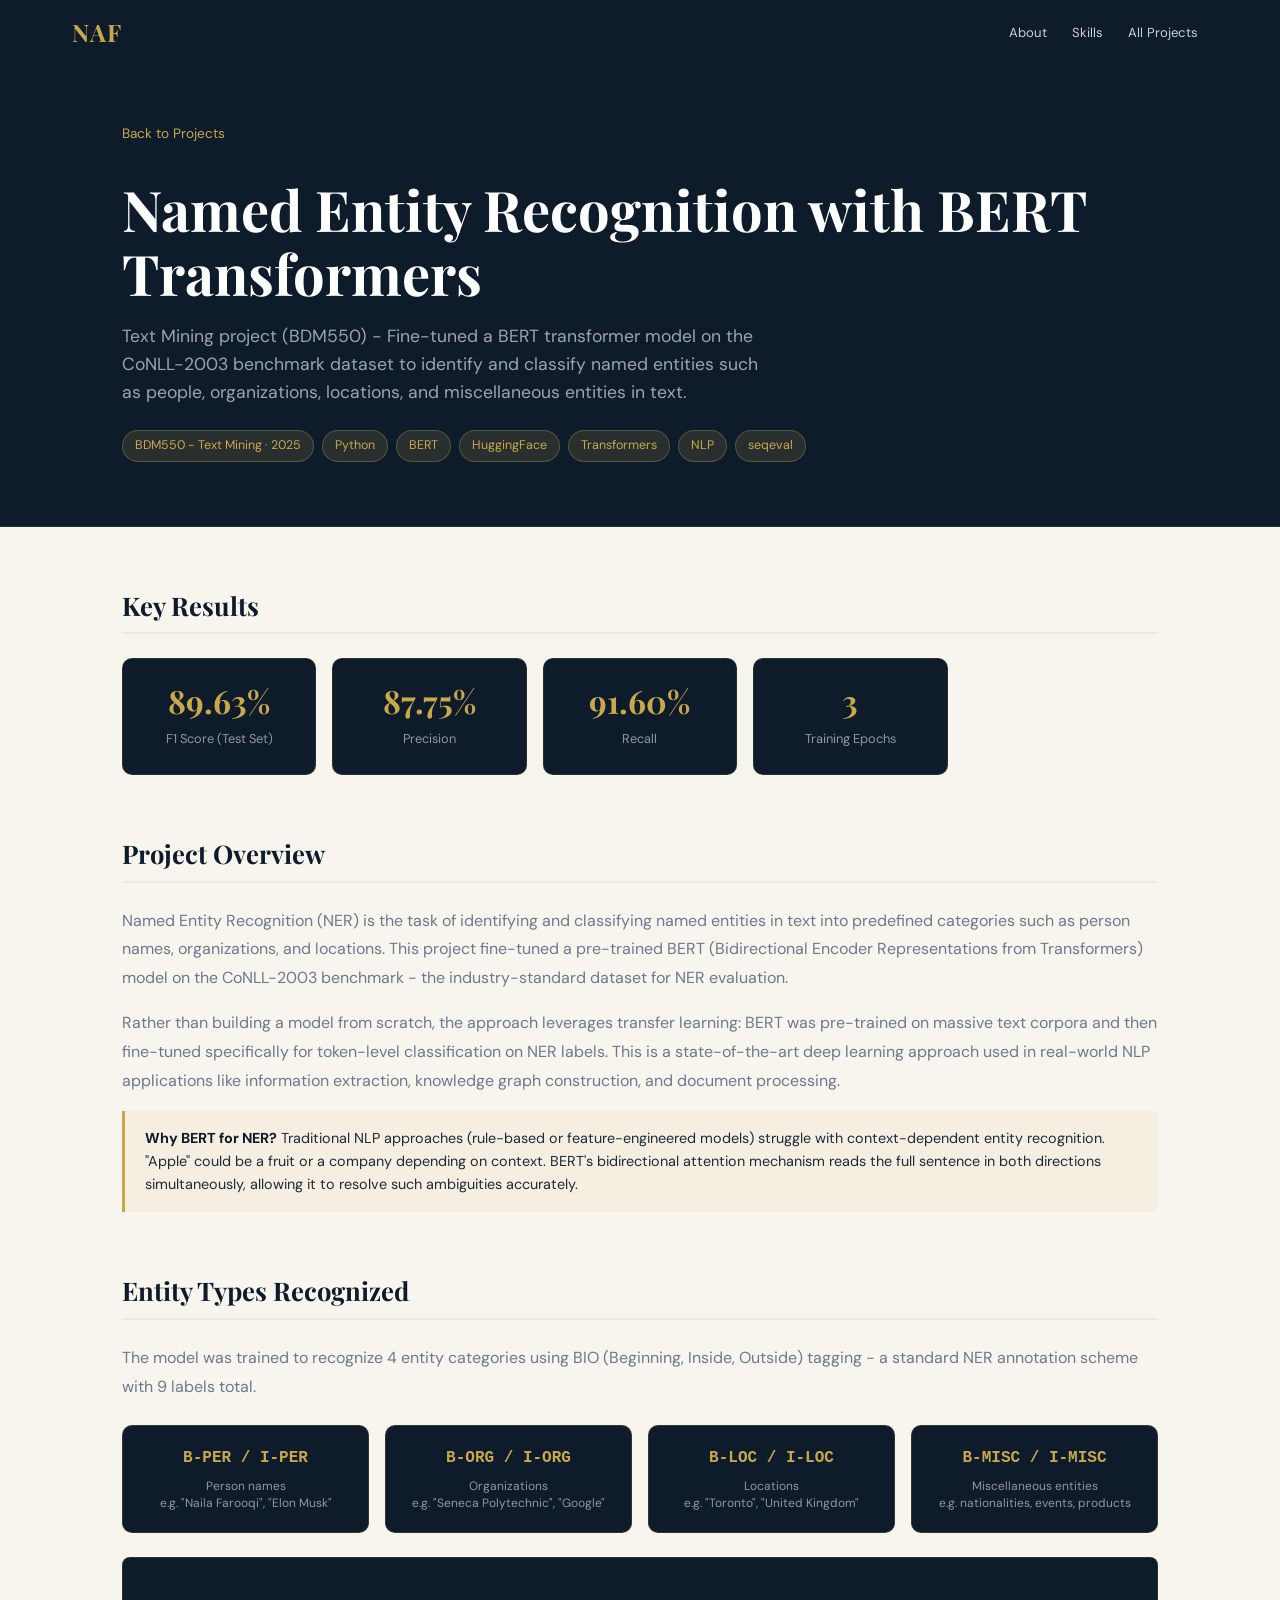
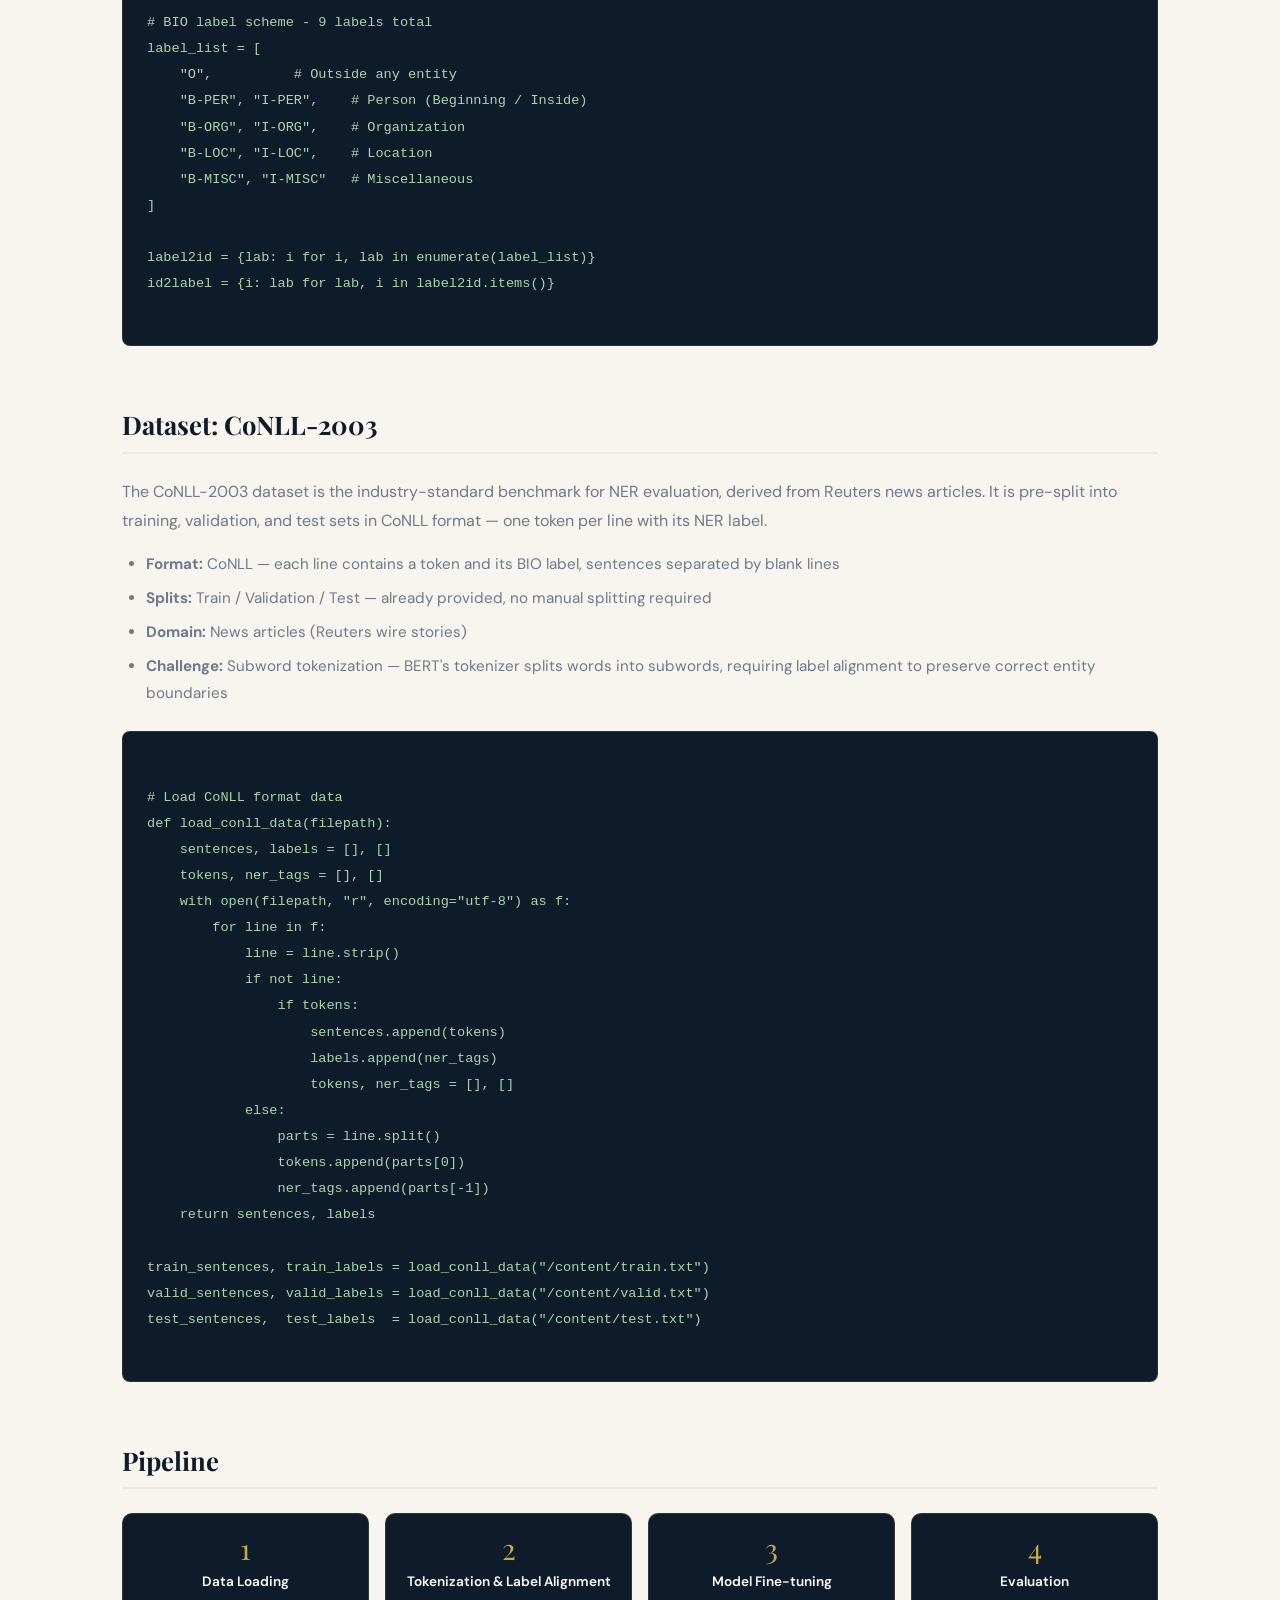
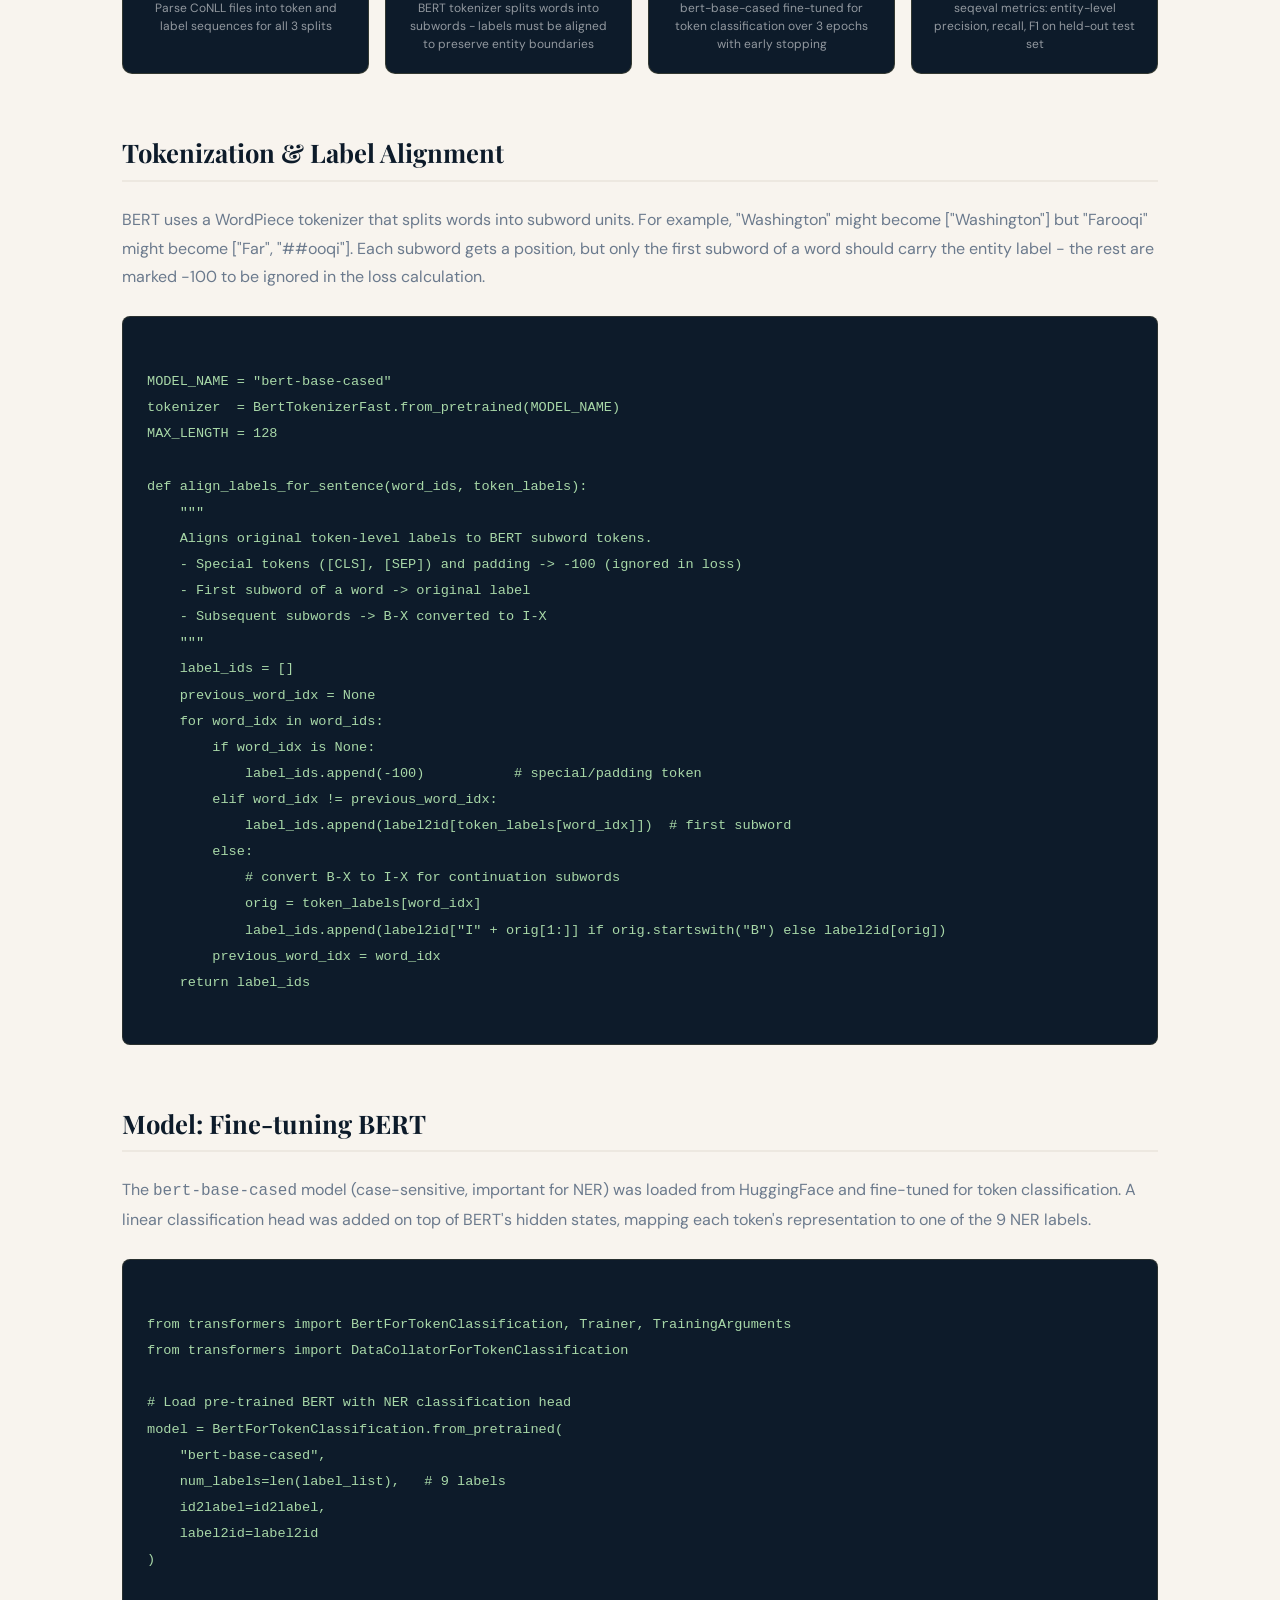
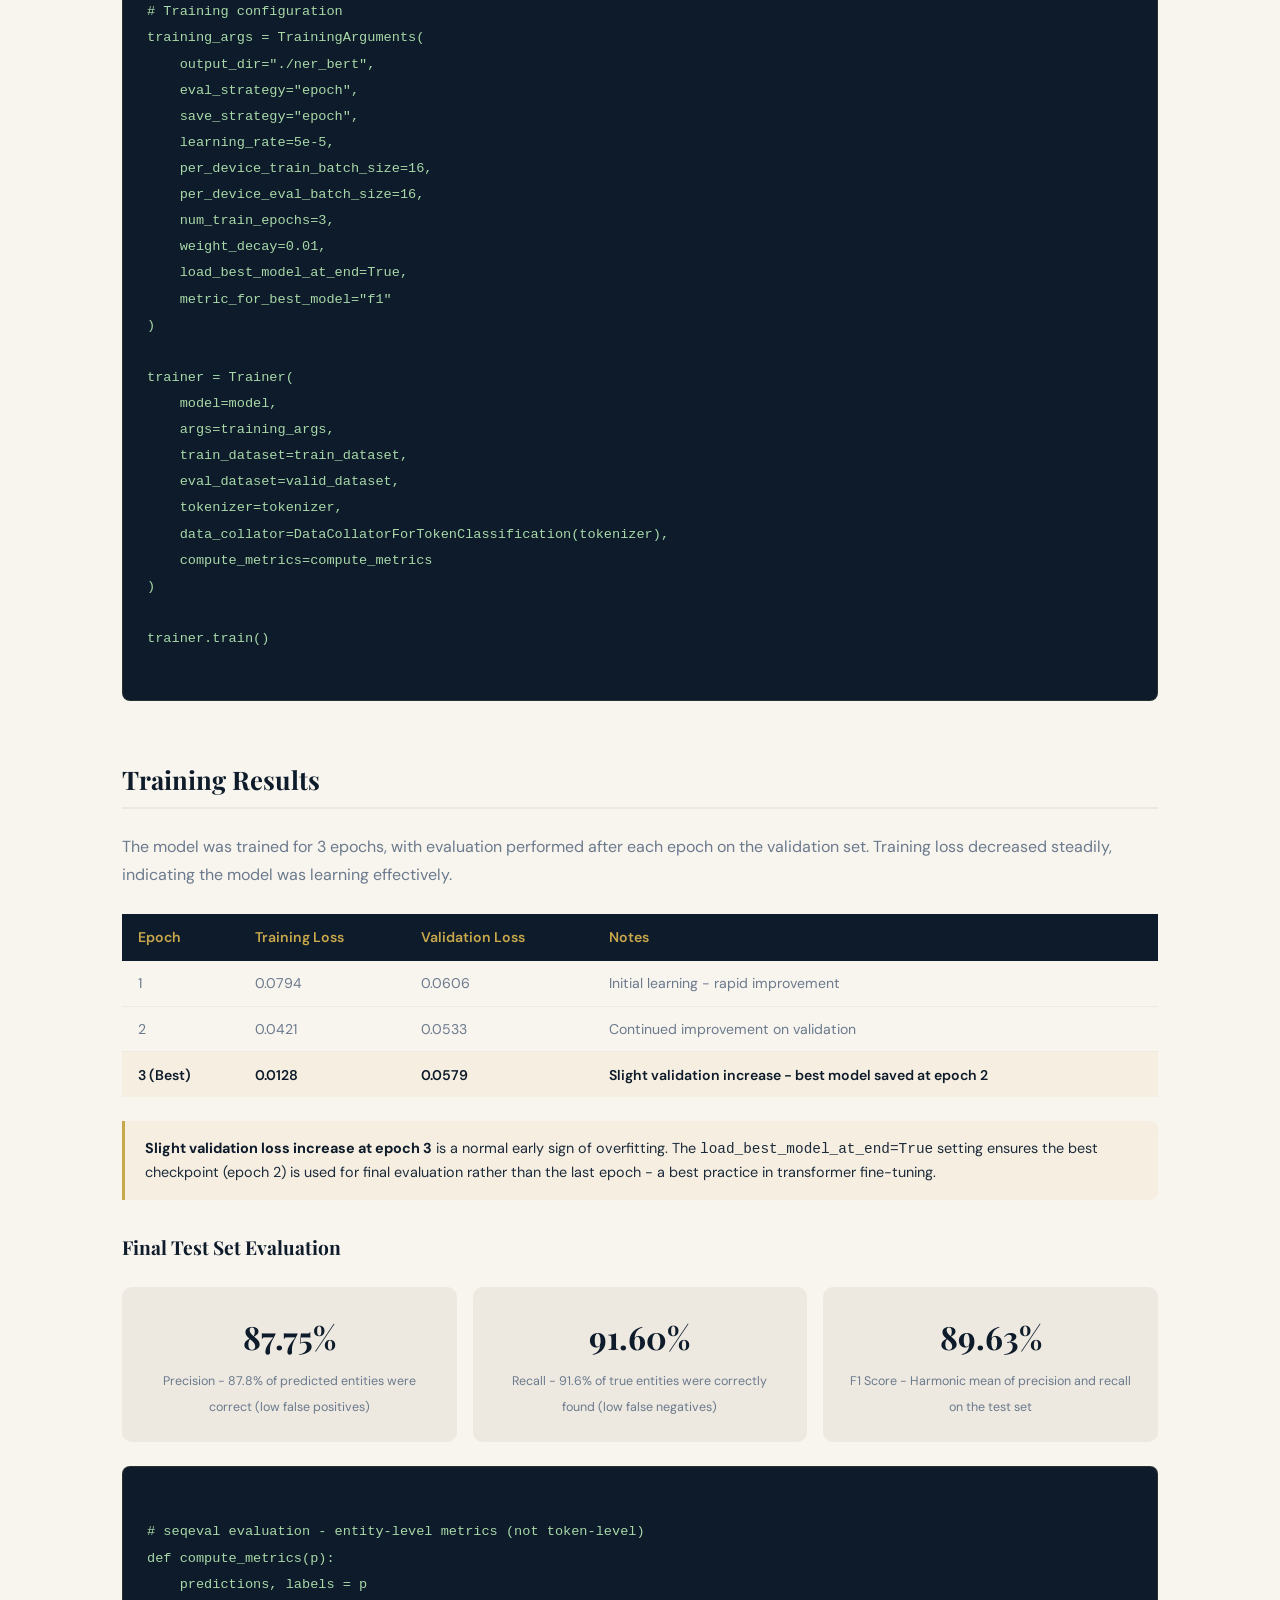
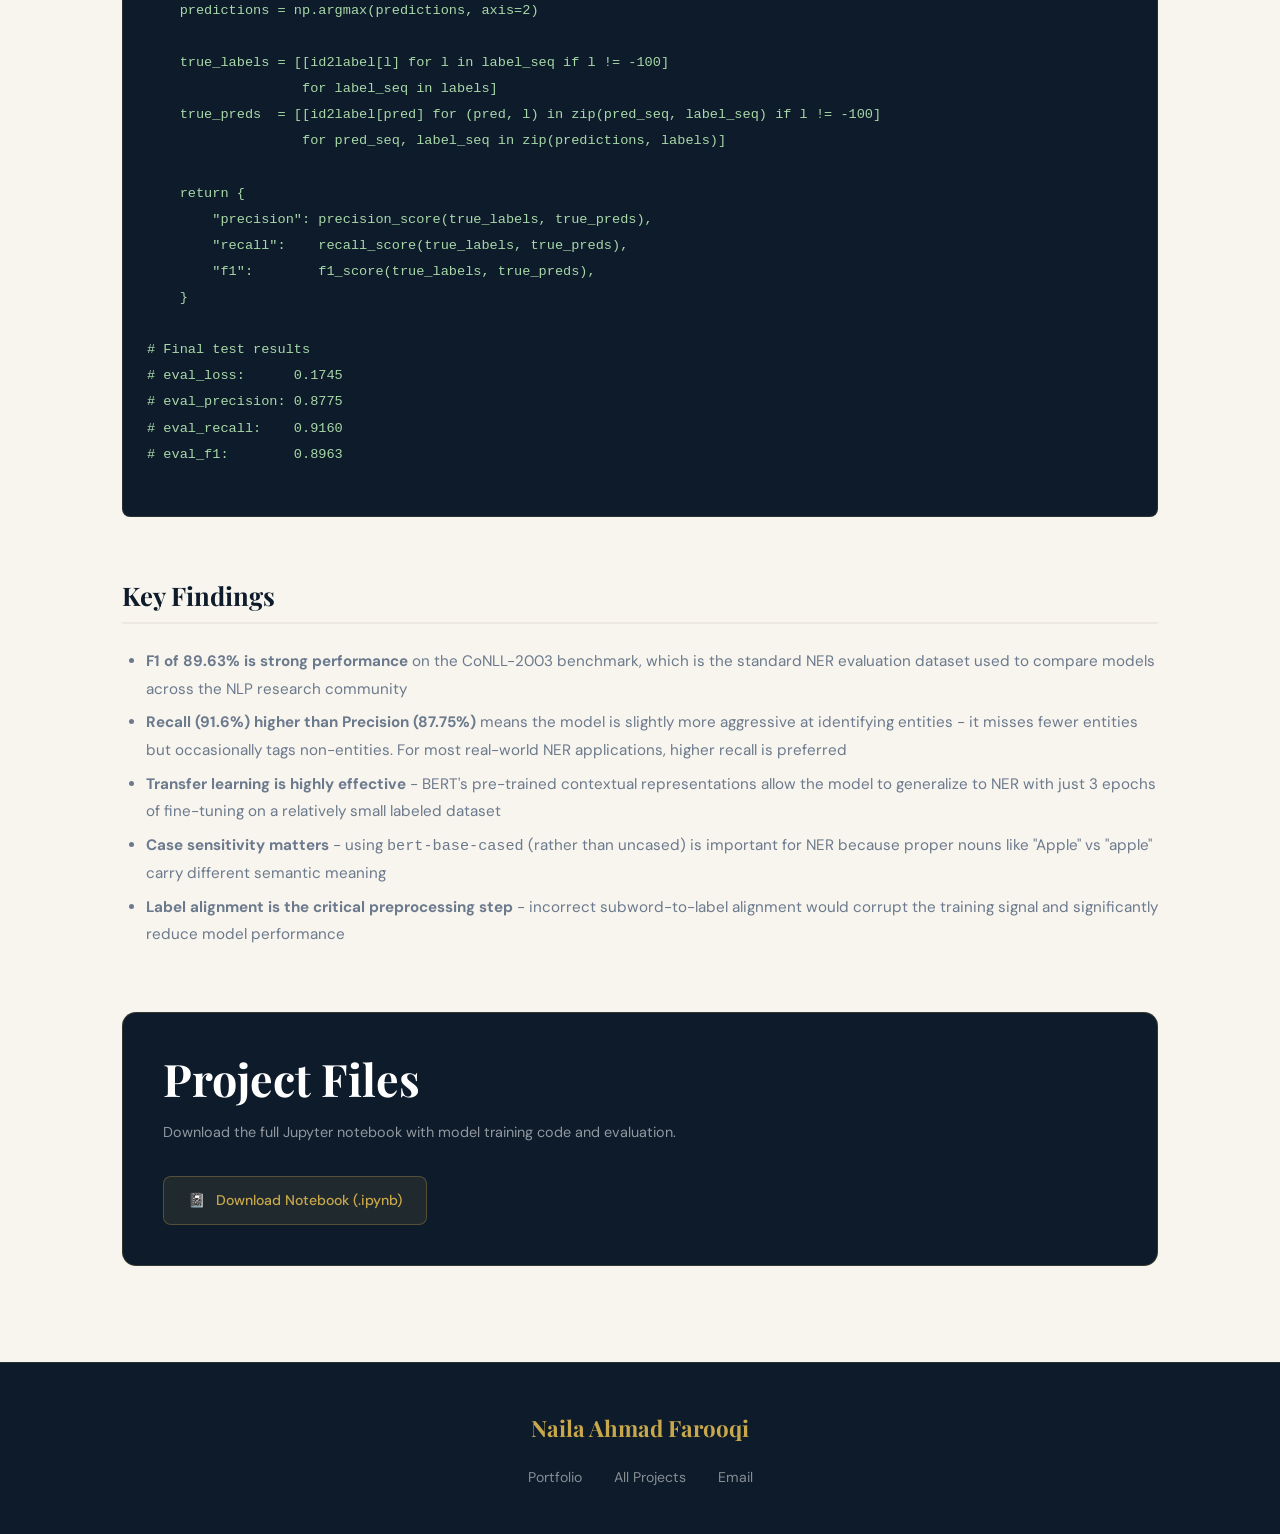
<file: projects/nlp-analysis.html>
<!DOCTYPE html>
<html lang="en">
<head>
  <meta charset="UTF-8" />
  <meta name="viewport" content="width=device-width, initial-scale=1.0"/>
  <title>Named Entity Recognition with BERT - Naila Ahmad Farooqi</title>
  <link rel="preconnect" href="https://fonts.googleapis.com">
  <link rel="preconnect" href="https://fonts.gstatic.com" crossorigin>
  <link href="https://fonts.googleapis.com/css2?family=Playfair+Display:ital,wght@0,400;0,700;1,400&family=DM+Sans:wght@300;400;500&display=swap" rel="stylesheet">
  <link rel="stylesheet" href="../assets/css/style.css">
  <style>
    .entity-grid{display:grid;grid-template-columns:repeat(4,1fr);gap:1rem;margin:1.5rem 0}
    .entity-card{background:var(--navy);color:var(--white);border-radius:10px;padding:1.25rem;text-align:center;border:1px solid rgba(201,168,76,.2)}
    .entity-tag{font-family:monospace;font-size:1rem;font-weight:700;color:var(--gold);display:block;margin-bottom:.4rem}
    .entity-desc{font-size:.75rem;color:rgba(255,255,255,.55);line-height:1.4}

    .pipeline-grid{display:grid;grid-template-columns:repeat(4,1fr);gap:1rem;margin:1.5rem 0}
    .pipeline-step{background:var(--navy);border-radius:10px;padding:1.25rem;text-align:center;border:1px solid rgba(201,168,76,.2)}
    .pipeline-step .step-num{font-family:var(--font-display);font-size:1.8rem;color:var(--gold);line-height:1;margin-bottom:.5rem}
    .pipeline-step .step-title{font-size:.85rem;font-weight:600;color:var(--white);margin-bottom:.4rem}
    .pipeline-step .step-desc{font-size:.75rem;color:rgba(255,255,255,.55);line-height:1.5}

    .training-table{width:100%;border-collapse:collapse;margin:1.5rem 0;font-size:.88rem}
    .training-table th{background:var(--navy);color:var(--gold);padding:.75rem 1rem;text-align:left;font-weight:600}
    .training-table td{padding:.7rem 1rem;border-bottom:1px solid var(--cream-2);color:var(--muted)}
    .training-table tr:last-child td{border-bottom:none}
    .training-table tr.best td{color:var(--navy);font-weight:600;background:rgba(201,168,76,.08)}

    .insight-box{background:rgba(201,168,76,.08);border-left:3px solid var(--gold);border-radius:0 8px 8px 0;padding:1rem 1.25rem;margin:1rem 0;font-size:.9rem;color:var(--text)}
    .insight-box strong{color:var(--navy)}

    .result-cards{display:grid;grid-template-columns:repeat(3,1fr);gap:1rem;margin:1.5rem 0}
    .result-card{background:var(--cream-2);border-radius:10px;padding:1.5rem;text-align:center}
    .result-value{font-family:var(--font-display);font-size:2rem;font-weight:700;color:var(--navy);display:block;margin-bottom:.3rem}
    .result-label{font-size:.78rem;color:var(--muted)}

    .download-section{background:var(--navy);border-radius:14px;padding:2.5rem;margin-top:3rem;border:1px solid rgba(201,168,76,.2)}
    .download-section h2{color:var(--white);margin-bottom:1rem}
    .download-section p{color:rgba(255,255,255,.55);font-size:.9rem;margin-bottom:2rem}
    .download-buttons{display:flex;flex-wrap:wrap;gap:1rem}
    .download-btn{display:inline-flex;align-items:center;gap:.6rem;background:rgba(201,168,76,.1);border:1px solid rgba(201,168,76,.3);color:var(--gold);font-size:.88rem;font-weight:500;padding:.75rem 1.5rem;border-radius:var(--radius);font-family:var(--font-body);text-decoration:none;transition:all .25s ease}
    .download-btn:hover{background:var(--gold);color:var(--navy)}

    @media(max-width:700px){.entity-grid,.pipeline-grid,.result-cards{grid-template-columns:1fr 1fr}}
    @media(max-width:450px){.entity-grid,.pipeline-grid,.result-cards{grid-template-columns:1fr}}
  </style>
</head>
<body>

  <nav id="navbar" class="scrolled">
    <div class="nav-inner">
      <a href="../index.html" class="nav-logo">NAF</a>
      <ul class="nav-links">
        <li><a href="../index.html#about">About</a></li>
        <li><a href="../index.html#skills">Skills</a></li>
        <li><a href="../index.html#projects">All Projects</a></li>
      </ul>
      <button class="hamburger" id="hamburger"><span></span><span></span><span></span></button>
    </div>
  </nav>

  <div class="project-page-hero">
    <div class="container">
      <a href="../index.html#projects" class="back-link">Back to Projects</a>
      <h1>Named Entity Recognition with BERT Transformers</h1>
      <p>Text Mining project (BDM550) - Fine-tuned a BERT transformer model on the CoNLL-2003 benchmark dataset to identify and classify named entities such as people, organizations, locations, and miscellaneous entities in text.</p>
      <div class="project-meta-badges">
        <span>BDM550 - Text Mining · 2025</span>
        <span>Python</span><span>BERT</span><span>HuggingFace</span>
        <span>Transformers</span><span>NLP</span><span>seqeval</span>
      </div>
    </div>
  </div>

  <div class="project-body">
    <div class="container">

      <!-- KEY RESULTS -->
      <div class="project-section">
        <h2>Key Results</h2>
        <div class="metric-cards">
          <div class="metric-card"><span class="metric-value">89.63%</span><span class="metric-label">F1 Score (Test Set)</span></div>
          <div class="metric-card"><span class="metric-value">87.75%</span><span class="metric-label">Precision</span></div>
          <div class="metric-card"><span class="metric-value">91.60%</span><span class="metric-label">Recall</span></div>
          <div class="metric-card"><span class="metric-value">3</span><span class="metric-label">Training Epochs</span></div>
        </div>
      </div>

      <!-- OVERVIEW -->
      <div class="project-section">
        <h2>Project Overview</h2>
        <p>Named Entity Recognition (NER) is the task of identifying and classifying named entities in text into predefined categories such as person names, organizations, and locations. This project fine-tuned a pre-trained BERT (Bidirectional Encoder Representations from Transformers) model on the CoNLL-2003 benchmark - the industry-standard dataset for NER evaluation.</p>
        <p>Rather than building a model from scratch, the approach leverages transfer learning: BERT was pre-trained on massive text corpora and then fine-tuned specifically for token-level classification on NER labels. This is a state-of-the-art deep learning approach used in real-world NLP applications like information extraction, knowledge graph construction, and document processing.</p>

        <div class="insight-box">
          <strong>Why BERT for NER?</strong> Traditional NLP approaches (rule-based or feature-engineered models) struggle with context-dependent entity recognition. "Apple" could be a fruit or a company depending on context. BERT's bidirectional attention mechanism reads the full sentence in both directions simultaneously, allowing it to resolve such ambiguities accurately.
        </div>
      </div>

      <!-- ENTITY TYPES -->
      <div class="project-section">
        <h2>Entity Types Recognized</h2>
        <p>The model was trained to recognize 4 entity categories using BIO (Beginning, Inside, Outside) tagging - a standard NER annotation scheme with 9 labels total.</p>
        <div class="entity-grid">
          <div class="entity-card">
            <span class="entity-tag">B-PER / I-PER</span>
            <div class="entity-desc">Person names<br>e.g. "Naila Farooqi", "Elon Musk"</div>
          </div>
          <div class="entity-card">
            <span class="entity-tag">B-ORG / I-ORG</span>
            <div class="entity-desc">Organizations<br>e.g. "Seneca Polytechnic", "Google"</div>
          </div>
          <div class="entity-card">
            <span class="entity-tag">B-LOC / I-LOC</span>
            <div class="entity-desc">Locations<br>e.g. "Toronto", "United Kingdom"</div>
          </div>
          <div class="entity-card">
            <span class="entity-tag">B-MISC / I-MISC</span>
            <div class="entity-desc">Miscellaneous entities<br>e.g. nationalities, events, products</div>
          </div>
        </div>
        <div class="code-block"><code>
# BIO label scheme - 9 labels total
label_list = [
    "O",          # Outside any entity
    "B-PER", "I-PER",    # Person (Beginning / Inside)
    "B-ORG", "I-ORG",    # Organization
    "B-LOC", "I-LOC",    # Location
    "B-MISC", "I-MISC"   # Miscellaneous
]

label2id = {lab: i for i, lab in enumerate(label_list)}
id2label = {i: lab for lab, i in label2id.items()}
        </code></div>
      </div>

      <!-- DATASET -->
      <div class="project-section">
        <h2>Dataset: CoNLL-2003</h2>
        <p>The CoNLL-2003 dataset is the industry-standard benchmark for NER evaluation, derived from Reuters news articles. It is pre-split into training, validation, and test sets in CoNLL format — one token per line with its NER label.</p>
        <ul>
          <li><strong>Format:</strong> CoNLL — each line contains a token and its BIO label, sentences separated by blank lines</li>
          <li><strong>Splits:</strong> Train / Validation / Test — already provided, no manual splitting required</li>
          <li><strong>Domain:</strong> News articles (Reuters wire stories)</li>
          <li><strong>Challenge:</strong> Subword tokenization — BERT's tokenizer splits words into subwords, requiring label alignment to preserve correct entity boundaries</li>
        </ul>
        <div class="code-block"><code>
# Load CoNLL format data
def load_conll_data(filepath):
    sentences, labels = [], []
    tokens, ner_tags = [], []
    with open(filepath, "r", encoding="utf-8") as f:
        for line in f:
            line = line.strip()
            if not line:
                if tokens:
                    sentences.append(tokens)
                    labels.append(ner_tags)
                    tokens, ner_tags = [], []
            else:
                parts = line.split()
                tokens.append(parts[0])
                ner_tags.append(parts[-1])
    return sentences, labels

train_sentences, train_labels = load_conll_data("/content/train.txt")
valid_sentences, valid_labels = load_conll_data("/content/valid.txt")
test_sentences,  test_labels  = load_conll_data("/content/test.txt")
        </code></div>
      </div>

      <!-- PIPELINE -->
      <div class="project-section">
        <h2>Pipeline</h2>
        <div class="pipeline-grid">
          <div class="pipeline-step">
            <div class="step-num">1</div>
            <div class="step-title">Data Loading</div>
            <div class="step-desc">Parse CoNLL files into token and label sequences for all 3 splits</div>
          </div>
          <div class="pipeline-step">
            <div class="step-num">2</div>
            <div class="step-title">Tokenization & Label Alignment</div>
            <div class="step-desc">BERT tokenizer splits words into subwords - labels must be aligned to preserve entity boundaries</div>
          </div>
          <div class="pipeline-step">
            <div class="step-num">3</div>
            <div class="step-title">Model Fine-tuning</div>
            <div class="step-desc">bert-base-cased fine-tuned for token classification over 3 epochs with early stopping</div>
          </div>
          <div class="pipeline-step">
            <div class="step-num">4</div>
            <div class="step-title">Evaluation</div>
            <div class="step-desc">seqeval metrics: entity-level precision, recall, F1 on held-out test set</div>
          </div>
        </div>
      </div>

      <!-- PREPROCESSING -->
      <div class="project-section">
        <h2>Tokenization & Label Alignment</h2>
        <p>BERT uses a WordPiece tokenizer that splits words into subword units. For example, "Washington" might become ["Washington"] but "Farooqi" might become ["Far", "##ooqi"]. Each subword gets a position, but only the first subword of a word should carry the entity label - the rest are marked -100 to be ignored in the loss calculation.</p>
        <div class="code-block"><code>
MODEL_NAME = "bert-base-cased"
tokenizer  = BertTokenizerFast.from_pretrained(MODEL_NAME)
MAX_LENGTH = 128

def align_labels_for_sentence(word_ids, token_labels):
    """
    Aligns original token-level labels to BERT subword tokens.
    - Special tokens ([CLS], [SEP]) and padding -> -100 (ignored in loss)
    - First subword of a word -> original label
    - Subsequent subwords -> B-X converted to I-X
    """
    label_ids = []
    previous_word_idx = None
    for word_idx in word_ids:
        if word_idx is None:
            label_ids.append(-100)           # special/padding token
        elif word_idx != previous_word_idx:
            label_ids.append(label2id[token_labels[word_idx]])  # first subword
        else:
            # convert B-X to I-X for continuation subwords
            orig = token_labels[word_idx]
            label_ids.append(label2id["I" + orig[1:]] if orig.startswith("B") else label2id[orig])
        previous_word_idx = word_idx
    return label_ids
        </code></div>
      </div>

      <!-- MODEL TRAINING -->
      <div class="project-section">
        <h2>Model: Fine-tuning BERT</h2>
        <p>The <code>bert-base-cased</code> model (case-sensitive, important for NER) was loaded from HuggingFace and fine-tuned for token classification. A linear classification head was added on top of BERT's hidden states, mapping each token's representation to one of the 9 NER labels.</p>
        <div class="code-block"><code>
from transformers import BertForTokenClassification, Trainer, TrainingArguments
from transformers import DataCollatorForTokenClassification

# Load pre-trained BERT with NER classification head
model = BertForTokenClassification.from_pretrained(
    "bert-base-cased",
    num_labels=len(label_list),   # 9 labels
    id2label=id2label,
    label2id=label2id
)

# Training configuration
training_args = TrainingArguments(
    output_dir="./ner_bert",
    eval_strategy="epoch",
    save_strategy="epoch",
    learning_rate=5e-5,
    per_device_train_batch_size=16,
    per_device_eval_batch_size=16,
    num_train_epochs=3,
    weight_decay=0.01,
    load_best_model_at_end=True,
    metric_for_best_model="f1"
)

trainer = Trainer(
    model=model,
    args=training_args,
    train_dataset=train_dataset,
    eval_dataset=valid_dataset,
    tokenizer=tokenizer,
    data_collator=DataCollatorForTokenClassification(tokenizer),
    compute_metrics=compute_metrics
)

trainer.train()
        </code></div>
      </div>

      <!-- TRAINING RESULTS -->
      <div class="project-section">
        <h2>Training Results</h2>
        <p>The model was trained for 3 epochs, with evaluation performed after each epoch on the validation set. Training loss decreased steadily, indicating the model was learning effectively.</p>

        <table class="training-table">
          <thead>
            <tr><th>Epoch</th><th>Training Loss</th><th>Validation Loss</th><th>Notes</th></tr>
          </thead>
          <tbody>
            <tr><td>1</td><td>0.0794</td><td>0.0606</td><td>Initial learning - rapid improvement</td></tr>
            <tr><td>2</td><td>0.0421</td><td>0.0533</td><td>Continued improvement on validation</td></tr>
            <tr class="best"><td>3 (Best)</td><td>0.0128</td><td>0.0579</td><td>Slight validation increase - best model saved at epoch 2</td></tr>
          </tbody>
        </table>

        <div class="insight-box">
          <strong>Slight validation loss increase at epoch 3</strong> is a normal early sign of overfitting. The <code>load_best_model_at_end=True</code> setting ensures the best checkpoint (epoch 2) is used for final evaluation rather than the last epoch - a best practice in transformer fine-tuning.
        </div>

        <h3 style="margin-top:2rem;font-size:1.2rem;">Final Test Set Evaluation</h3>
        <div class="result-cards">
          <div class="result-card">
            <span class="result-value">87.75%</span>
            <span class="result-label">Precision - 87.8% of predicted entities were correct (low false positives)</span>
          </div>
          <div class="result-card">
            <span class="result-value">91.60%</span>
            <span class="result-label">Recall - 91.6% of true entities were correctly found (low false negatives)</span>
          </div>
          <div class="result-card">
            <span class="result-value">89.63%</span>
            <span class="result-label">F1 Score - Harmonic mean of precision and recall on the test set</span>
          </div>
        </div>

        <div class="code-block"><code>
# seqeval evaluation - entity-level metrics (not token-level)
def compute_metrics(p):
    predictions, labels = p
    predictions = np.argmax(predictions, axis=2)

    true_labels = [[id2label[l] for l in label_seq if l != -100]
                   for label_seq in labels]
    true_preds  = [[id2label[pred] for (pred, l) in zip(pred_seq, label_seq) if l != -100]
                   for pred_seq, label_seq in zip(predictions, labels)]

    return {
        "precision": precision_score(true_labels, true_preds),
        "recall":    recall_score(true_labels, true_preds),
        "f1":        f1_score(true_labels, true_preds),
    }

# Final test results
# eval_loss:      0.1745
# eval_precision: 0.8775
# eval_recall:    0.9160
# eval_f1:        0.8963
        </code></div>
      </div>

      <!-- KEY FINDINGS -->
      <div class="project-section">
        <h2>Key Findings</h2>
        <ul>
          <li><strong>F1 of 89.63% is strong performance</strong> on the CoNLL-2003 benchmark, which is the standard NER evaluation dataset used to compare models across the NLP research community</li>
          <li><strong>Recall (91.6%) higher than Precision (87.75%)</strong> means the model is slightly more aggressive at identifying entities - it misses fewer entities but occasionally tags non-entities. For most real-world NER applications, higher recall is preferred</li>
          <li><strong>Transfer learning is highly effective</strong> - BERT's pre-trained contextual representations allow the model to generalize to NER with just 3 epochs of fine-tuning on a relatively small labeled dataset</li>
          <li><strong>Case sensitivity matters</strong> - using <code>bert-base-cased</code> (rather than uncased) is important for NER because proper nouns like "Apple" vs "apple" carry different semantic meaning</li>
          <li><strong>Label alignment is the critical preprocessing step</strong> - incorrect subword-to-label alignment would corrupt the training signal and significantly reduce model performance</li>
        </ul>
      </div>

      <!-- DOWNLOAD -->
      <div class="download-section">
        <h2>Project Files</h2>
        <p>Download the full Jupyter notebook with model training code and evaluation.</p>
        <div class="download-buttons">
          <a href="../assets/files/NER_BERT_Notebook.ipynb" download class="download-btn">
            <span>📓</span> Download Notebook (.ipynb)
          </a>
        </div>
      </div>

    </div>
  </div>

  <footer>
    <div class="container footer-inner">
      <div class="footer-name">Naila Ahmad Farooqi</div>
      <div class="footer-links">
        <a href="../index.html">Portfolio</a>
        <a href="../index.html#projects">All Projects</a>
        <a href="mailto:nailafarooqi394@gmail.com">Email</a>
      </div>
    </div>
  </footer>
  <script src="../assets/js/main.js"></script>
</body>
</html>
</file>
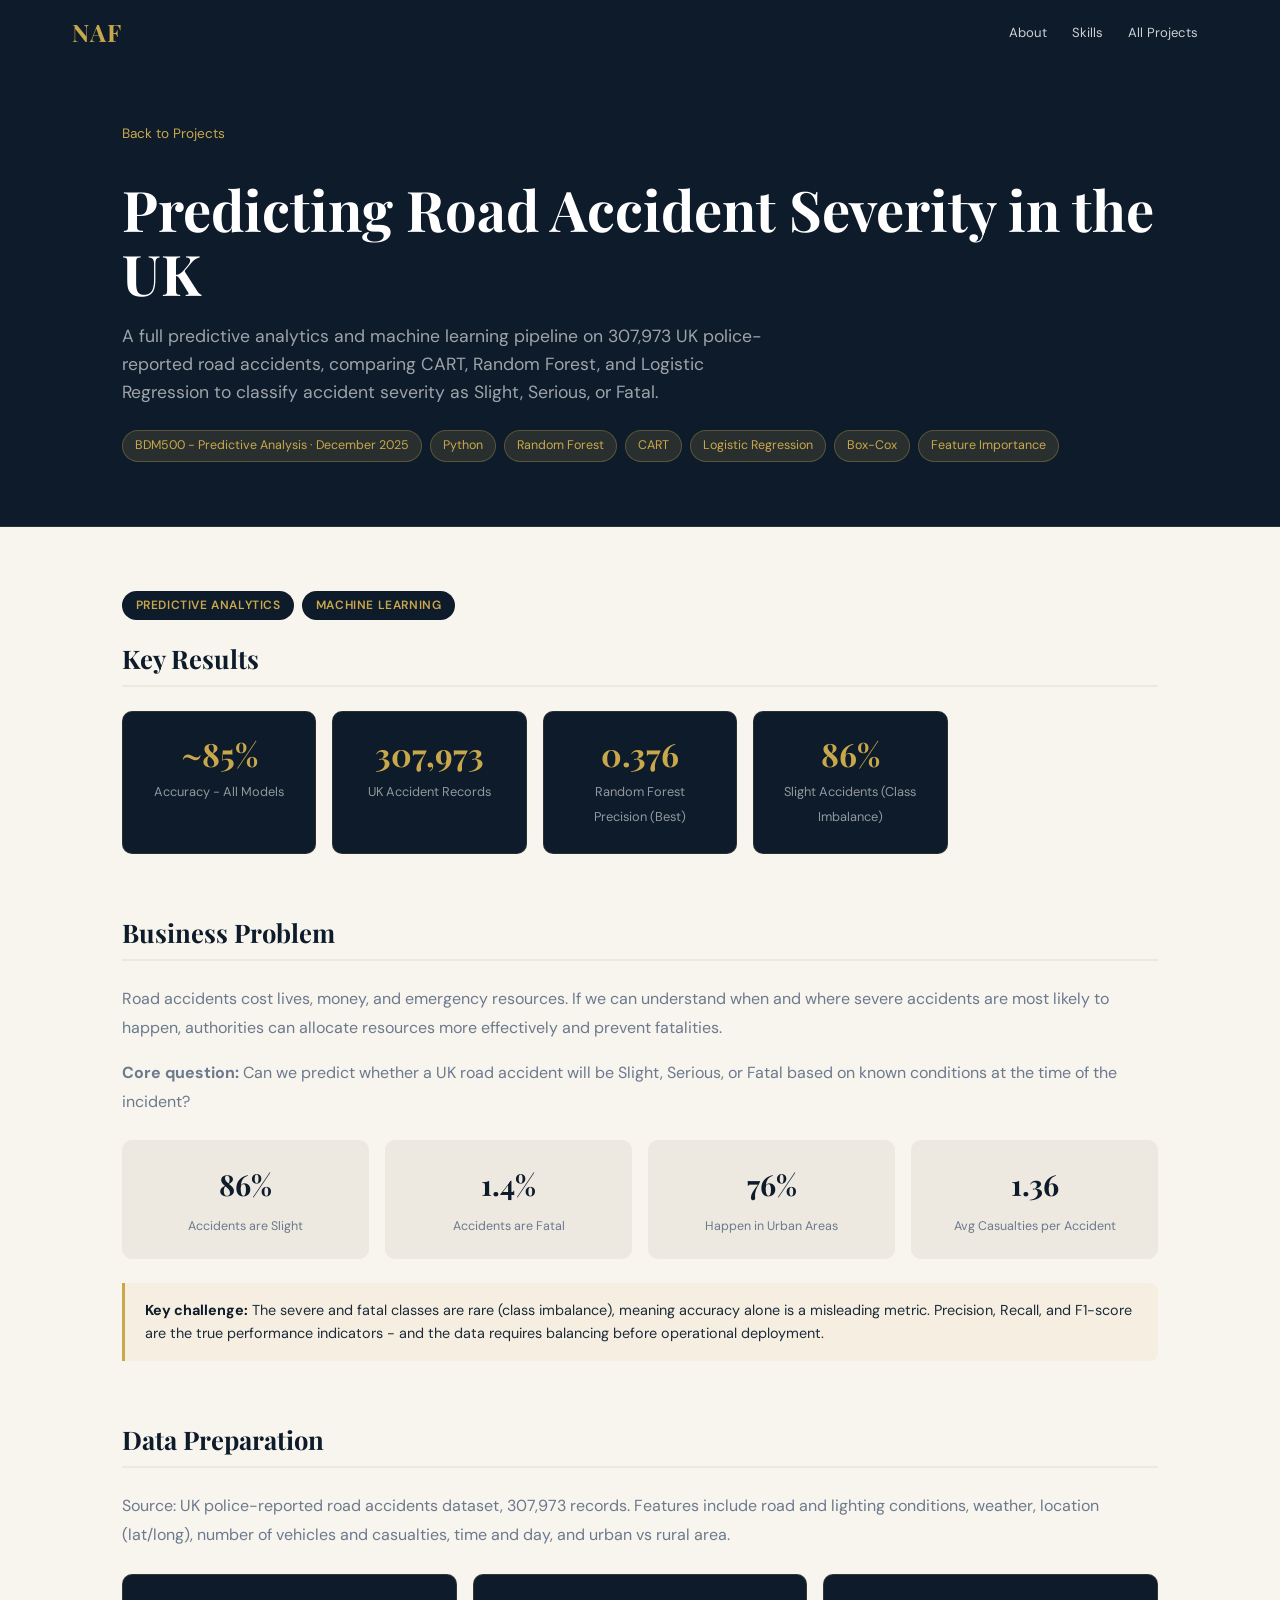
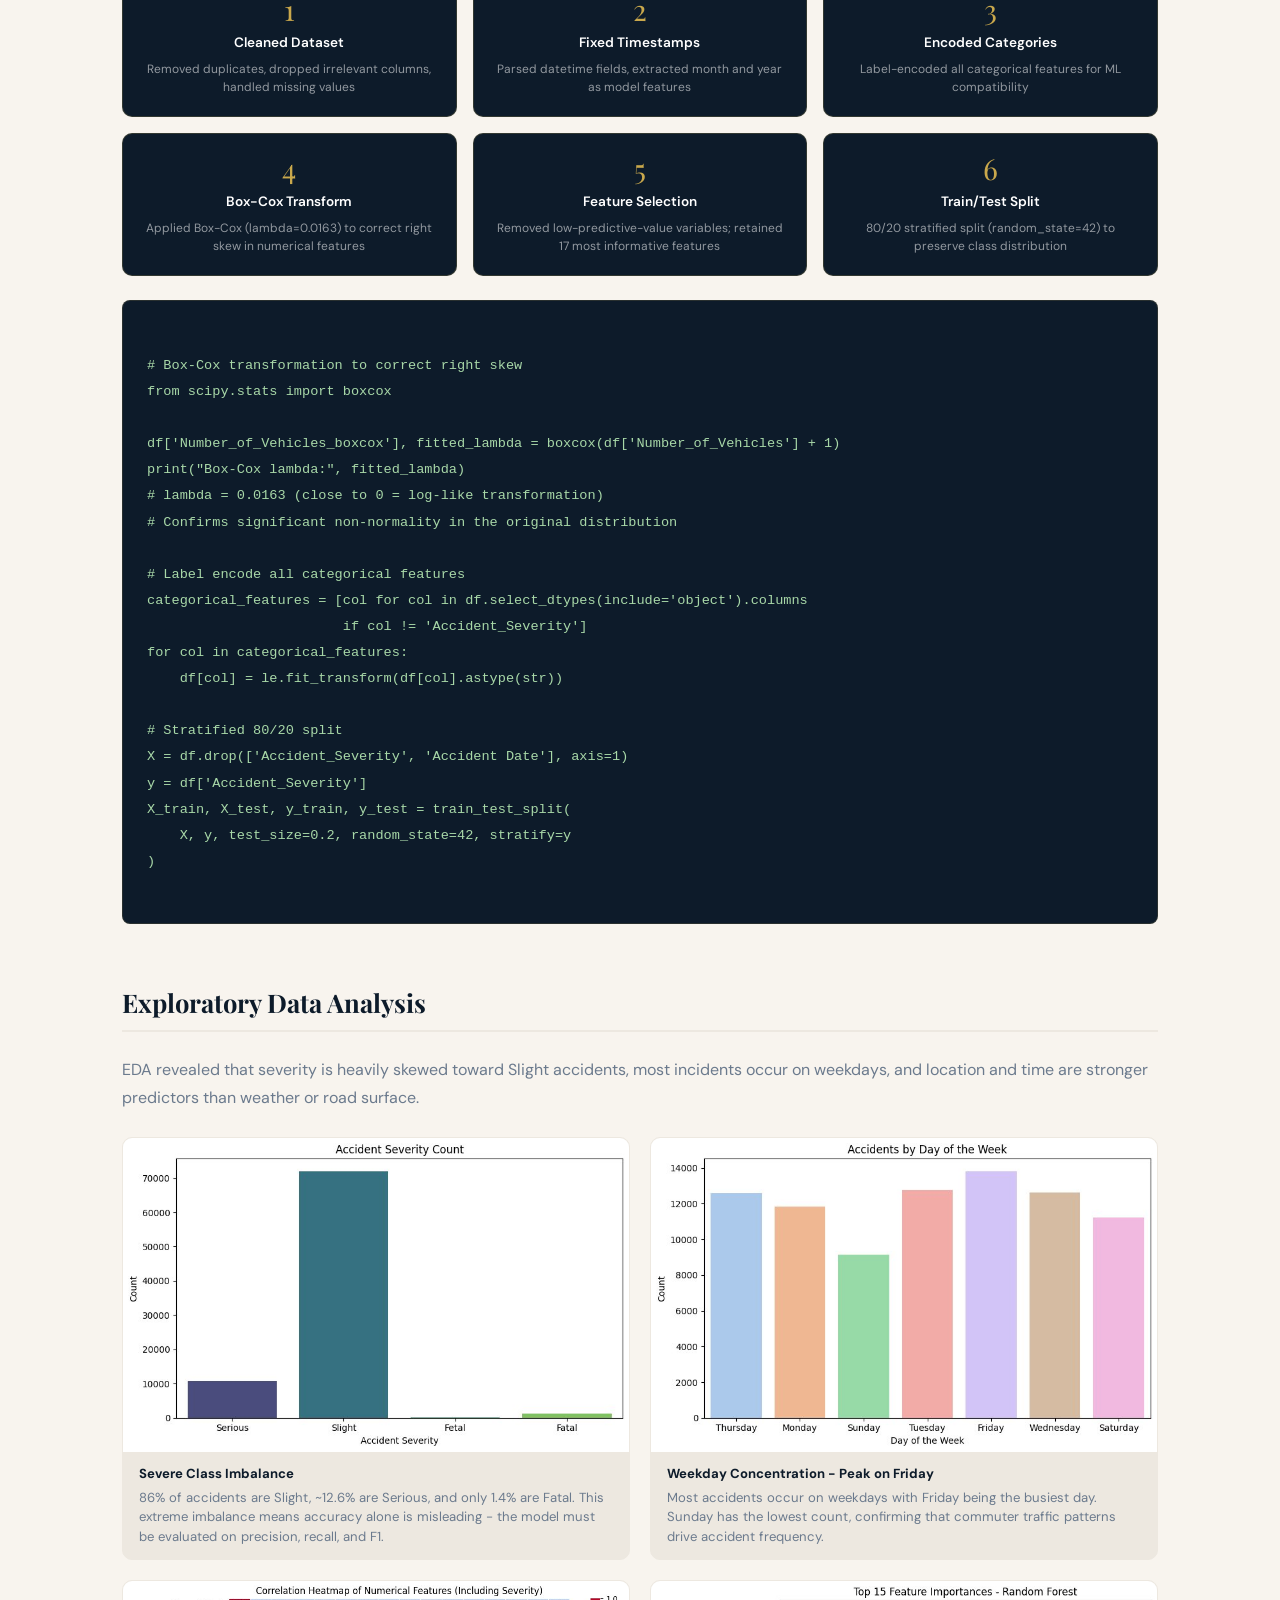
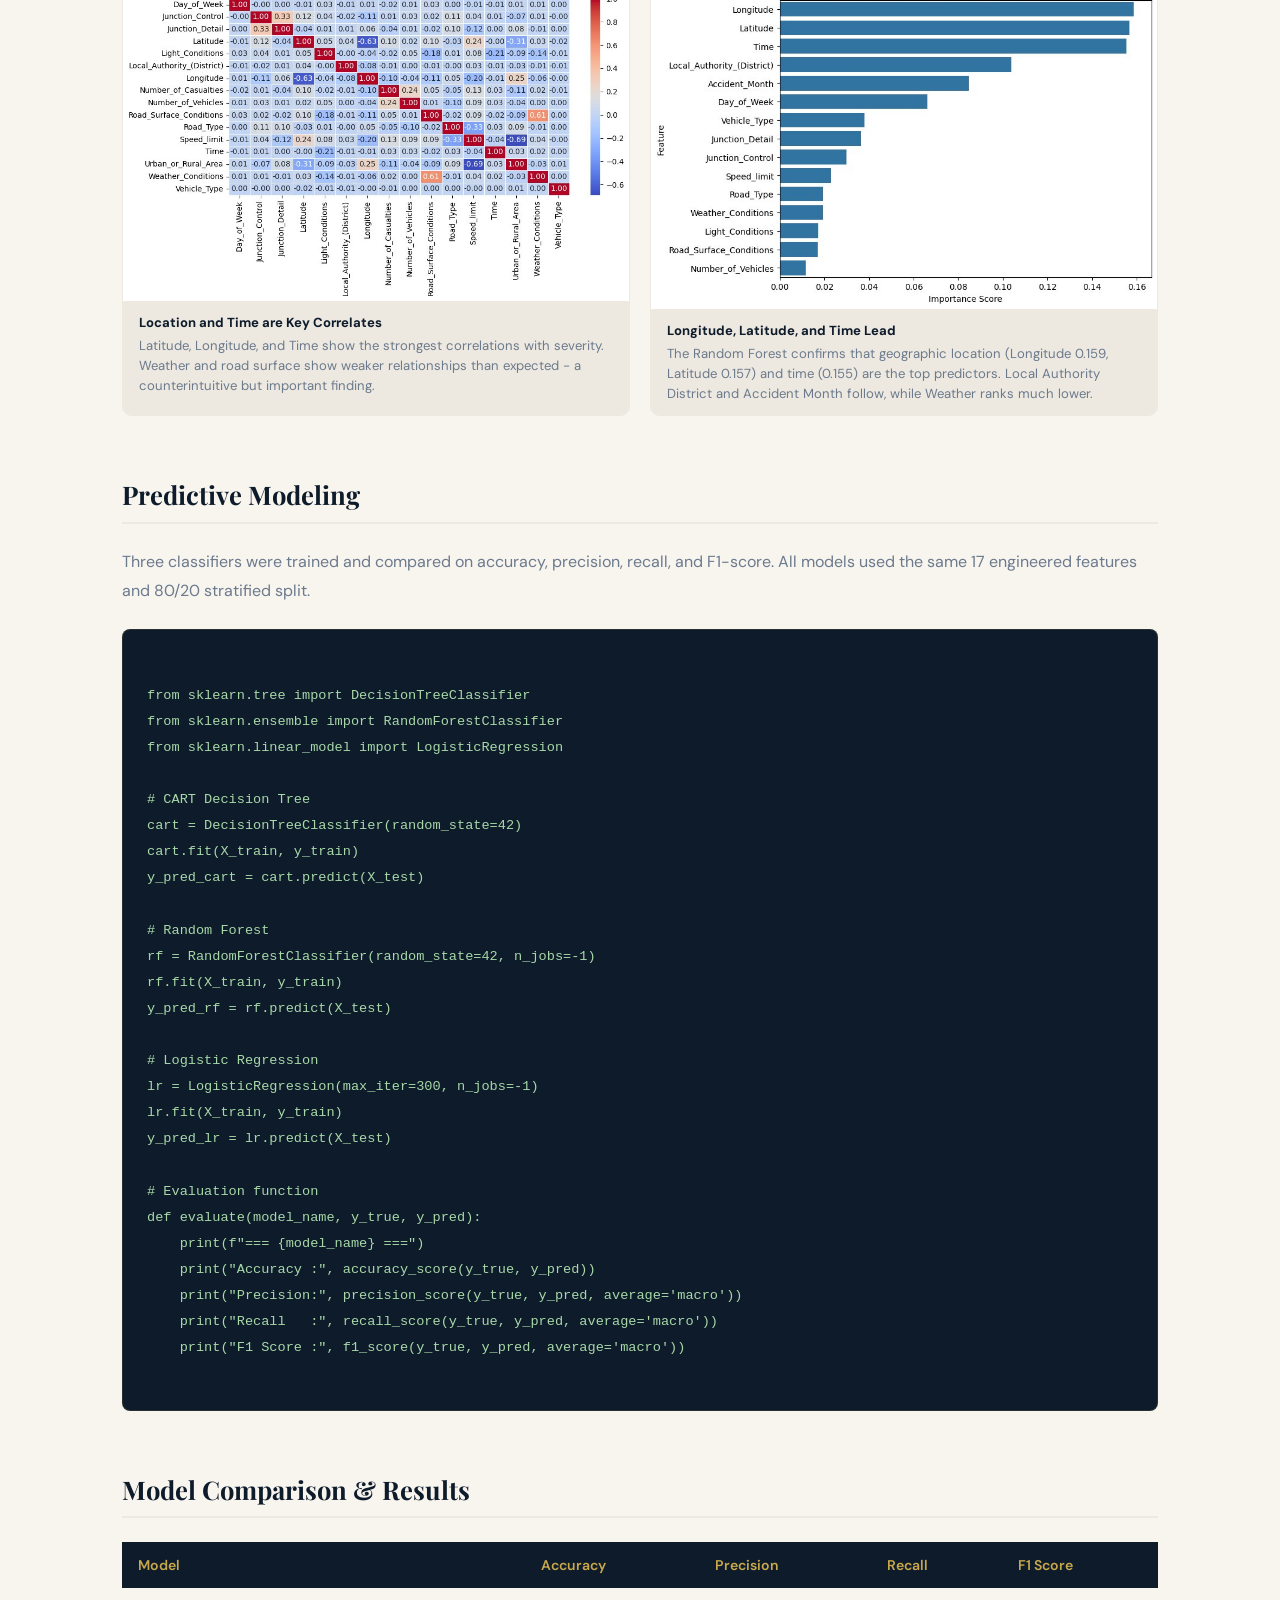
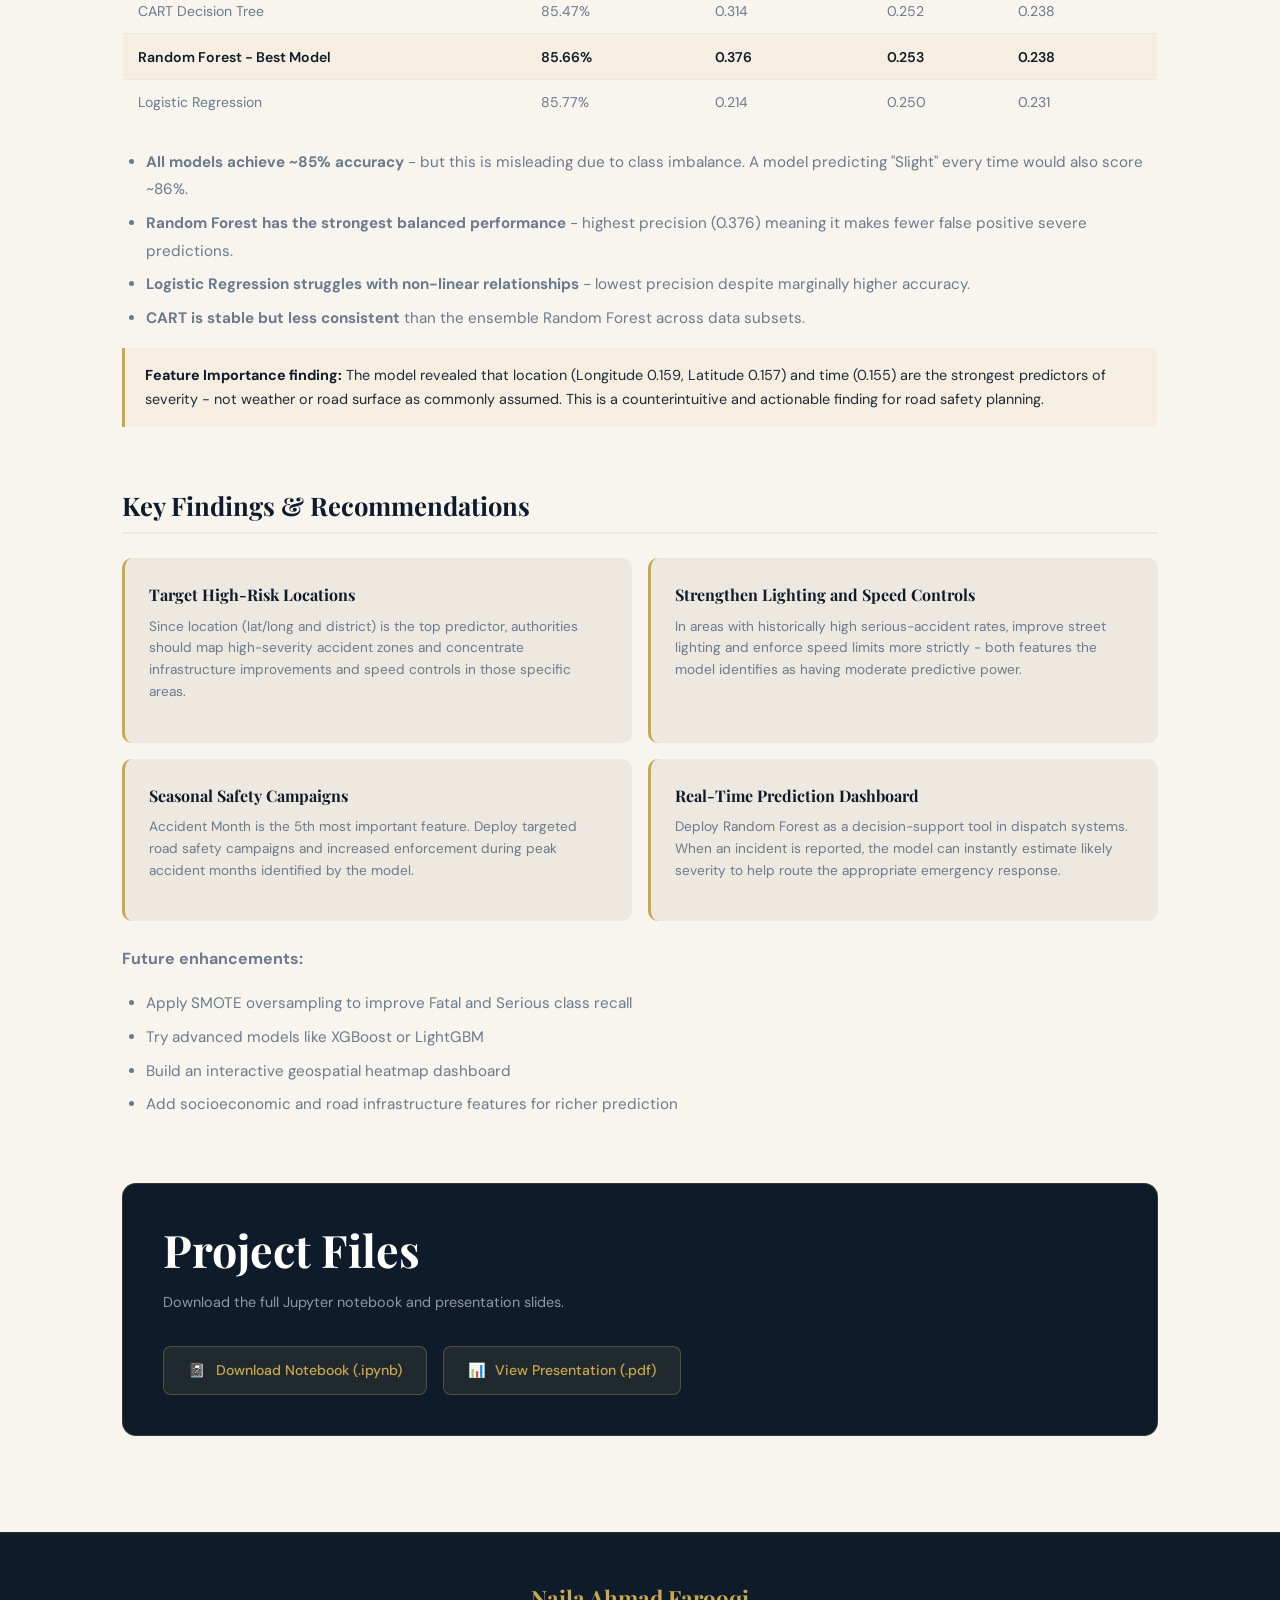
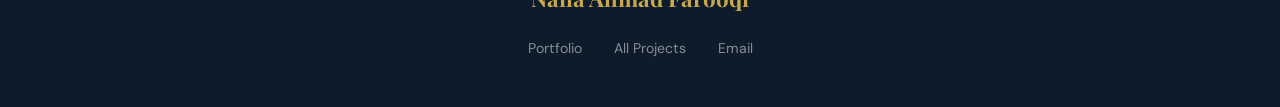
<file: projects/predictive-ml.html>
<!DOCTYPE html>
<html lang="en">
<head>
  <meta charset="UTF-8" />
  <meta name="viewport" content="width=device-width, initial-scale=1.0"/>
  <title>Predicting Road Accident Severity - Naila Ahmad Farooqi</title>
  <link rel="preconnect" href="https://fonts.googleapis.com">
  <link rel="preconnect" href="https://fonts.gstatic.com" crossorigin>
  <link href="https://fonts.googleapis.com/css2?family=Playfair+Display:ital,wght@0,400;0,700;1,400&family=DM+Sans:wght@300;400;500&display=swap" rel="stylesheet">
  <link rel="stylesheet" href="../assets/css/style.css">
  <style>
    .model-table{width:100%;border-collapse:collapse;margin:1.5rem 0;font-size:.88rem}
    .model-table th{background:var(--navy);color:var(--gold);padding:.75rem 1rem;text-align:left;font-weight:600}
    .model-table td{padding:.7rem 1rem;border-bottom:1px solid var(--cream-2);color:var(--muted)}
    .model-table tr:last-child td{border-bottom:none}
    .model-table tr.best td{color:var(--navy);font-weight:600;background:rgba(201,168,76,.08)}

    .eda-grid{display:grid;grid-template-columns:1fr 1fr;gap:1.25rem;margin:1.5rem 0}
    .eda-cell{background:var(--cream-2);border-radius:10px;overflow:hidden;border:1px solid var(--cream-2)}
    .eda-cell img{width:100%;display:block}
    .eda-caption{padding:.75rem 1rem;font-size:.82rem;color:var(--muted);line-height:1.5}
    .eda-caption strong{color:var(--navy);display:block;margin-bottom:.25rem}
    .eda-placeholder{background:var(--cream-2);border:2px dashed #ccc;border-radius:10px;padding:2rem 1rem;text-align:center;color:var(--muted);font-size:.85rem}
    .eda-placeholder .viz-icon{font-size:2rem;display:block;margin-bottom:.5rem}

    .prep-steps{display:grid;grid-template-columns:repeat(3,1fr);gap:1rem;margin:1.5rem 0}
    .prep-step{background:var(--navy);color:var(--white);border-radius:10px;padding:1.25rem;text-align:center;border:1px solid rgba(201,168,76,.2)}
    .prep-step .step-num{font-family:var(--font-display);font-size:1.8rem;color:var(--gold);line-height:1;margin-bottom:.5rem}
    .prep-step .step-title{font-size:.85rem;font-weight:600;color:var(--white);margin-bottom:.4rem}
    .prep-step .step-desc{font-size:.75rem;color:rgba(255,255,255,.55);line-height:1.5}

    .insight-box{background:rgba(201,168,76,.08);border-left:3px solid var(--gold);border-radius:0 8px 8px 0;padding:1rem 1.25rem;margin:1rem 0;font-size:.9rem;color:var(--text)}
    .insight-box strong{color:var(--navy)}

    .kpi-grid{display:grid;grid-template-columns:repeat(4,1fr);gap:1rem;margin:1.5rem 0}
    .kpi-card{background:var(--cream-2);border-radius:10px;padding:1.25rem;text-align:center;border:1px solid var(--cream-2)}
    .kpi-value{font-family:var(--font-display);font-size:1.8rem;font-weight:700;color:var(--navy);display:block;margin-bottom:.3rem}
    .kpi-label{font-size:.78rem;color:var(--muted)}

    .rec-grid{display:grid;grid-template-columns:1fr 1fr;gap:1rem;margin:1.5rem 0}
    .rec-card{background:var(--cream-2);border-radius:10px;padding:1.5rem;border-left:3px solid var(--gold)}
    .rec-card h4{font-family:var(--font-display);font-size:1rem;color:var(--navy);margin-bottom:.5rem}
    .rec-card p{font-size:.85rem;color:var(--muted);line-height:1.6}

    .download-section{background:var(--navy);border-radius:14px;padding:2.5rem;margin-top:3rem;border:1px solid rgba(201,168,76,.2)}
    .download-section h2{color:var(--white);border-bottom-color:rgba(201,168,76,.2);margin-bottom:1rem}
    .download-section p{color:rgba(255,255,255,.55);font-size:.9rem;margin-bottom:2rem}
    .download-buttons{display:flex;flex-wrap:wrap;gap:1rem}
    .download-btn{display:inline-flex;align-items:center;gap:.6rem;background:rgba(201,168,76,.1);border:1px solid rgba(201,168,76,.3);color:var(--gold);font-size:.88rem;font-weight:500;padding:.75rem 1.5rem;border-radius:var(--radius);font-family:var(--font-body);text-decoration:none;transition:all .25s ease}
    .download-btn:hover{background:var(--gold);color:var(--navy)}

    .dual-label{display:inline-flex;gap:.5rem;margin-bottom:1.5rem;flex-wrap:wrap}
    .label-badge{background:var(--navy);color:var(--gold);font-size:.75rem;font-weight:600;padding:.3rem .85rem;border-radius:99px;letter-spacing:.05em;text-transform:uppercase}

    @media(max-width:700px){.eda-grid,.rec-grid,.kpi-grid{grid-template-columns:1fr 1fr}.prep-steps{grid-template-columns:1fr 1fr}}
    @media(max-width:450px){.kpi-grid,.prep-steps{grid-template-columns:1fr}}
  </style>
</head>
<body>

  <nav id="navbar" class="scrolled">
    <div class="nav-inner">
      <a href="../index.html" class="nav-logo">NAF</a>
      <ul class="nav-links">
        <li><a href="../index.html#about">About</a></li>
        <li><a href="../index.html#skills">Skills</a></li>
        <li><a href="../index.html#projects">All Projects</a></li>
      </ul>
      <button class="hamburger" id="hamburger"><span></span><span></span><span></span></button>
    </div>
  </nav>

  <div class="project-page-hero">
    <div class="container">
      <a href="../index.html#projects" class="back-link">Back to Projects</a>
      <h1>Predicting Road Accident Severity in the UK</h1>
      <p>A full predictive analytics and machine learning pipeline on 307,973 UK police-reported road accidents, comparing CART, Random Forest, and Logistic Regression to classify accident severity as Slight, Serious, or Fatal.</p>
      <div class="project-meta-badges">
        <span>BDM500 - Predictive Analysis · December 2025</span>
        <span>Python</span><span>Random Forest</span><span>CART</span>
        <span>Logistic Regression</span><span>Box-Cox</span><span>Feature Importance</span>
      </div>
    </div>
  </div>

  <div class="project-body">
    <div class="container">

      <!-- DUAL LABEL -->
      <div class="dual-label">
        <span class="label-badge">Predictive Analytics</span>
        <span class="label-badge">Machine Learning</span>
      </div>

      <!-- KEY METRICS -->
      <div class="project-section">
        <h2>Key Results</h2>
        <div class="metric-cards">
          <div class="metric-card"><span class="metric-value">~85%</span><span class="metric-label">Accuracy - All Models</span></div>
          <div class="metric-card"><span class="metric-value">307,973</span><span class="metric-label">UK Accident Records</span></div>
          <div class="metric-card"><span class="metric-value">0.376</span><span class="metric-label">Random Forest Precision (Best)</span></div>
          <div class="metric-card"><span class="metric-value">86%</span><span class="metric-label">Slight Accidents (Class Imbalance)</span></div>
        </div>
      </div>

      <!-- PROBLEM STATEMENT -->
      <div class="project-section">
        <h2>Business Problem</h2>
        <p>Road accidents cost lives, money, and emergency resources. If we can understand when and where severe accidents are most likely to happen, authorities can allocate resources more effectively and prevent fatalities.</p>
        <p><strong>Core question:</strong> Can we predict whether a UK road accident will be Slight, Serious, or Fatal based on known conditions at the time of the incident?</p>

        <div class="kpi-grid" style="margin-top:1.5rem;">
          <div class="kpi-card"><span class="kpi-value">86%</span><span class="kpi-label">Accidents are Slight</span></div>
          <div class="kpi-card"><span class="kpi-value">1.4%</span><span class="kpi-label">Accidents are Fatal</span></div>
          <div class="kpi-card"><span class="kpi-value">76%</span><span class="kpi-label">Happen in Urban Areas</span></div>
          <div class="kpi-card"><span class="kpi-value">1.36</span><span class="kpi-label">Avg Casualties per Accident</span></div>
        </div>

        <div class="insight-box" style="margin-top:1rem;">
          <strong>Key challenge:</strong> The severe and fatal classes are rare (class imbalance), meaning accuracy alone is a misleading metric. Precision, Recall, and F1-score are the true performance indicators - and the data requires balancing before operational deployment.
        </div>
      </div>

      <!-- DATA PREPARATION -->
      <div class="project-section">
        <h2>Data Preparation</h2>
        <p>Source: UK police-reported road accidents dataset, 307,973 records. Features include road and lighting conditions, weather, location (lat/long), number of vehicles and casualties, time and day, and urban vs rural area.</p>

        <div class="prep-steps">
          <div class="prep-step"><div class="step-num">1</div><div class="step-title">Cleaned Dataset</div><div class="step-desc">Removed duplicates, dropped irrelevant columns, handled missing values</div></div>
          <div class="prep-step"><div class="step-num">2</div><div class="step-title">Fixed Timestamps</div><div class="step-desc">Parsed datetime fields, extracted month and year as model features</div></div>
          <div class="prep-step"><div class="step-num">3</div><div class="step-title">Encoded Categories</div><div class="step-desc">Label-encoded all categorical features for ML compatibility</div></div>
          <div class="prep-step"><div class="step-num">4</div><div class="step-title">Box-Cox Transform</div><div class="step-desc">Applied Box-Cox (lambda=0.0163) to correct right skew in numerical features</div></div>
          <div class="prep-step"><div class="step-num">5</div><div class="step-title">Feature Selection</div><div class="step-desc">Removed low-predictive-value variables; retained 17 most informative features</div></div>
          <div class="prep-step"><div class="step-num">6</div><div class="step-title">Train/Test Split</div><div class="step-desc">80/20 stratified split (random_state=42) to preserve class distribution</div></div>
        </div>

        <div class="code-block"><code>
# Box-Cox transformation to correct right skew
from scipy.stats import boxcox

df['Number_of_Vehicles_boxcox'], fitted_lambda = boxcox(df['Number_of_Vehicles'] + 1)
print("Box-Cox lambda:", fitted_lambda)
# lambda = 0.0163 (close to 0 = log-like transformation)
# Confirms significant non-normality in the original distribution

# Label encode all categorical features
categorical_features = [col for col in df.select_dtypes(include='object').columns
                        if col != 'Accident_Severity']
for col in categorical_features:
    df[col] = le.fit_transform(df[col].astype(str))

# Stratified 80/20 split
X = df.drop(['Accident_Severity', 'Accident Date'], axis=1)
y = df['Accident_Severity']
X_train, X_test, y_train, y_test = train_test_split(
    X, y, test_size=0.2, random_state=42, stratify=y
)
        </code></div>
      </div>

      <!-- EDA -->
      <div class="project-section">
        <h2>Exploratory Data Analysis</h2>
        <p>EDA revealed that severity is heavily skewed toward Slight accidents, most incidents occur on weekdays, and location and time are stronger predictors than weather or road surface.</p>

        <div class="eda-grid">
          <div class="eda-cell">
            <img src="../assets/images/accident-severity-count.png" alt="Accident Severity Count" />
            <div class="eda-caption"><strong>Severe Class Imbalance</strong>86% of accidents are Slight, ~12.6% are Serious, and only 1.4% are Fatal. This extreme imbalance means accuracy alone is misleading - the model must be evaluated on precision, recall, and F1.</div>
          </div>
          <div class="eda-cell">
            <img src="../assets/images/accident-day-of-week.png" alt="Accidents by Day of Week" />
            <div class="eda-caption"><strong>Weekday Concentration - Peak on Friday</strong>Most accidents occur on weekdays with Friday being the busiest day. Sunday has the lowest count, confirming that commuter traffic patterns drive accident frequency.</div>
          </div>
          <div class="eda-cell">
            <img src="../assets/images/accident-correlation.png" alt="Correlation Heatmap" />
            <div class="eda-caption"><strong>Location and Time are Key Correlates</strong>Latitude, Longitude, and Time show the strongest correlations with severity. Weather and road surface show weaker relationships than expected - a counterintuitive but important finding.</div>
          </div>
          <div class="eda-cell">
            <img src="../assets/images/accident-feature-importance.png" alt="Top 15 Feature Importances" />
            <div class="eda-caption"><strong>Longitude, Latitude, and Time Lead</strong>The Random Forest confirms that geographic location (Longitude 0.159, Latitude 0.157) and time (0.155) are the top predictors. Local Authority District and Accident Month follow, while Weather ranks much lower.</div>
          </div>
        </div>
      </div>

      <!-- MODELING -->
      <div class="project-section">
        <h2>Predictive Modeling</h2>
        <p>Three classifiers were trained and compared on accuracy, precision, recall, and F1-score. All models used the same 17 engineered features and 80/20 stratified split.</p>

        <div class="code-block"><code>
from sklearn.tree import DecisionTreeClassifier
from sklearn.ensemble import RandomForestClassifier
from sklearn.linear_model import LogisticRegression

# CART Decision Tree
cart = DecisionTreeClassifier(random_state=42)
cart.fit(X_train, y_train)
y_pred_cart = cart.predict(X_test)

# Random Forest
rf = RandomForestClassifier(random_state=42, n_jobs=-1)
rf.fit(X_train, y_train)
y_pred_rf = rf.predict(X_test)

# Logistic Regression
lr = LogisticRegression(max_iter=300, n_jobs=-1)
lr.fit(X_train, y_train)
y_pred_lr = lr.predict(X_test)

# Evaluation function
def evaluate(model_name, y_true, y_pred):
    print(f"=== {model_name} ===")
    print("Accuracy :", accuracy_score(y_true, y_pred))
    print("Precision:", precision_score(y_true, y_pred, average='macro'))
    print("Recall   :", recall_score(y_true, y_pred, average='macro'))
    print("F1 Score :", f1_score(y_true, y_pred, average='macro'))
        </code></div>
      </div>

      <!-- MODEL COMPARISON -->
      <div class="project-section">
        <h2>Model Comparison & Results</h2>
        <table class="model-table">
          <thead>
            <tr><th>Model</th><th>Accuracy</th><th>Precision</th><th>Recall</th><th>F1 Score</th></tr>
          </thead>
          <tbody>
            <tr><td>CART Decision Tree</td><td>85.47%</td><td>0.314</td><td>0.252</td><td>0.238</td></tr>
            <tr class="best"><td>Random Forest - Best Model</td><td>85.66%</td><td>0.376</td><td>0.253</td><td>0.238</td></tr>
            <tr><td>Logistic Regression</td><td>85.77%</td><td>0.214</td><td>0.250</td><td>0.231</td></tr>
          </tbody>
        </table>

        <ul>
          <li><strong>All models achieve ~85% accuracy</strong> - but this is misleading due to class imbalance. A model predicting "Slight" every time would also score ~86%.</li>
          <li><strong>Random Forest has the strongest balanced performance</strong> - highest precision (0.376) meaning it makes fewer false positive severe predictions.</li>
          <li><strong>Logistic Regression struggles with non-linear relationships</strong> - lowest precision despite marginally higher accuracy.</li>
          <li><strong>CART is stable but less consistent</strong> than the ensemble Random Forest across data subsets.</li>
        </ul>

        <div class="insight-box">
          <strong>Feature Importance finding:</strong> The model revealed that location (Longitude 0.159, Latitude 0.157) and time (0.155) are the strongest predictors of severity - not weather or road surface as commonly assumed. This is a counterintuitive and actionable finding for road safety planning.
        </div>
      </div>

      <!-- RECOMMENDATIONS -->
      <div class="project-section">
        <h2>Key Findings & Recommendations</h2>
        <div class="rec-grid">
          <div class="rec-card">
            <h4>Target High-Risk Locations</h4>
            <p>Since location (lat/long and district) is the top predictor, authorities should map high-severity accident zones and concentrate infrastructure improvements and speed controls in those specific areas.</p>
          </div>
          <div class="rec-card">
            <h4>Strengthen Lighting and Speed Controls</h4>
            <p>In areas with historically high serious-accident rates, improve street lighting and enforce speed limits more strictly - both features the model identifies as having moderate predictive power.</p>
          </div>
          <div class="rec-card">
            <h4>Seasonal Safety Campaigns</h4>
            <p>Accident Month is the 5th most important feature. Deploy targeted road safety campaigns and increased enforcement during peak accident months identified by the model.</p>
          </div>
          <div class="rec-card">
            <h4>Real-Time Prediction Dashboard</h4>
            <p>Deploy Random Forest as a decision-support tool in dispatch systems. When an incident is reported, the model can instantly estimate likely severity to help route the appropriate emergency response.</p>
          </div>
        </div>

        <p style="margin-top:1.5rem;"><strong>Future enhancements:</strong></p>
        <ul>
          <li>Apply SMOTE oversampling to improve Fatal and Serious class recall</li>
          <li>Try advanced models like XGBoost or LightGBM</li>
          <li>Build an interactive geospatial heatmap dashboard</li>
          <li>Add socioeconomic and road infrastructure features for richer prediction</li>
        </ul>
      </div>

      <!-- DOWNLOAD -->
      <div class="download-section">
        <h2>Project Files</h2>
        <p>Download the full Jupyter notebook and presentation slides.</p>
        <div class="download-buttons">
          <a href="../assets/files/UK_Accident_Severity_Notebook.ipynb" download class="download-btn">
            <span>📓</span> Download Notebook (.ipynb)
          </a>
          <a href="../assets/files/UK_Accident_Severity_Presentation.pdf" target="_blank" class="download-btn">
            <span>📊</span> View Presentation (.pdf)
          </a>
        </div>
      </div>

    </div>
  </div>

  <footer>
    <div class="container footer-inner">
      <div class="footer-name">Naila Ahmad Farooqi</div>
      <div class="footer-links">
        <a href="../index.html">Portfolio</a>
        <div class="footer-links">
        <a href="../index.html#projects">All Projects</a>
        <a href="mailto:nailafarooqi394@gmail.com">Email</a>
      </div>
    </div>
  </footer>
  <script src="../assets/js/main.js"></script>
</body>
</html>
</file>
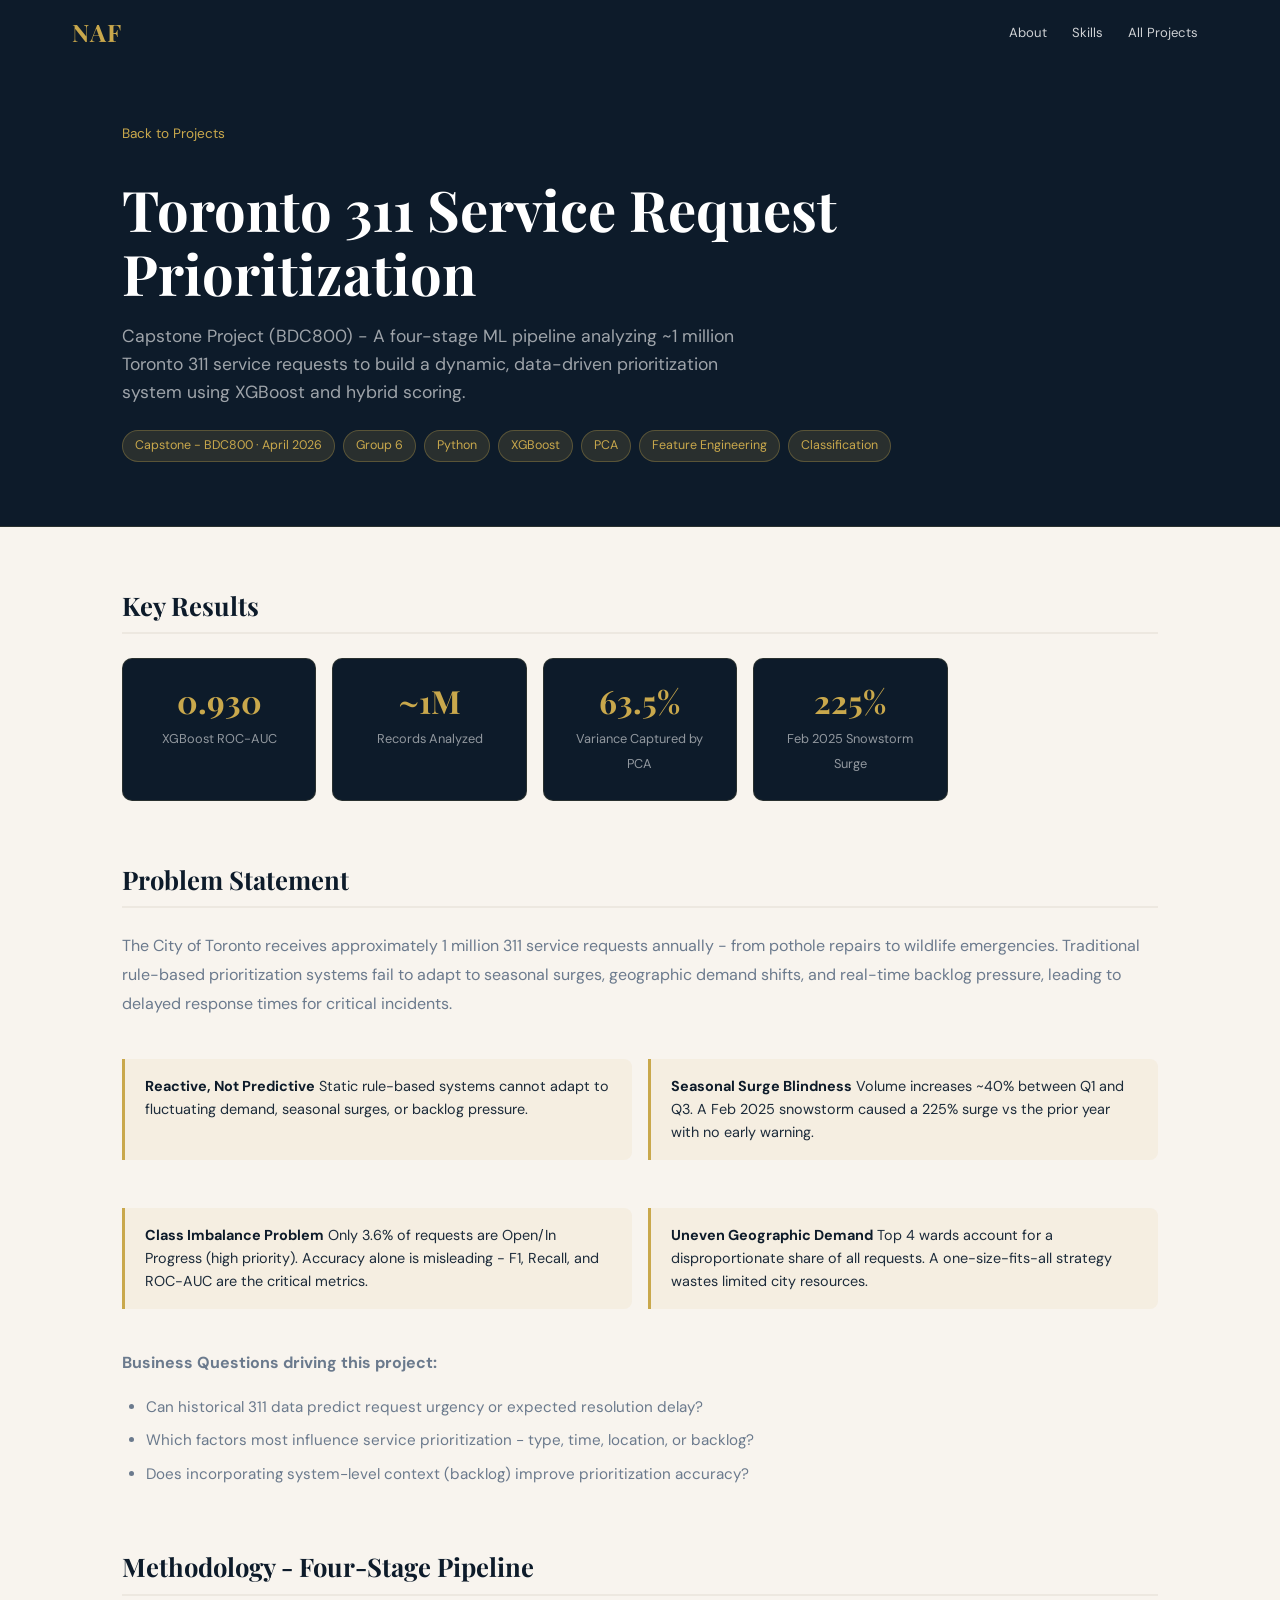
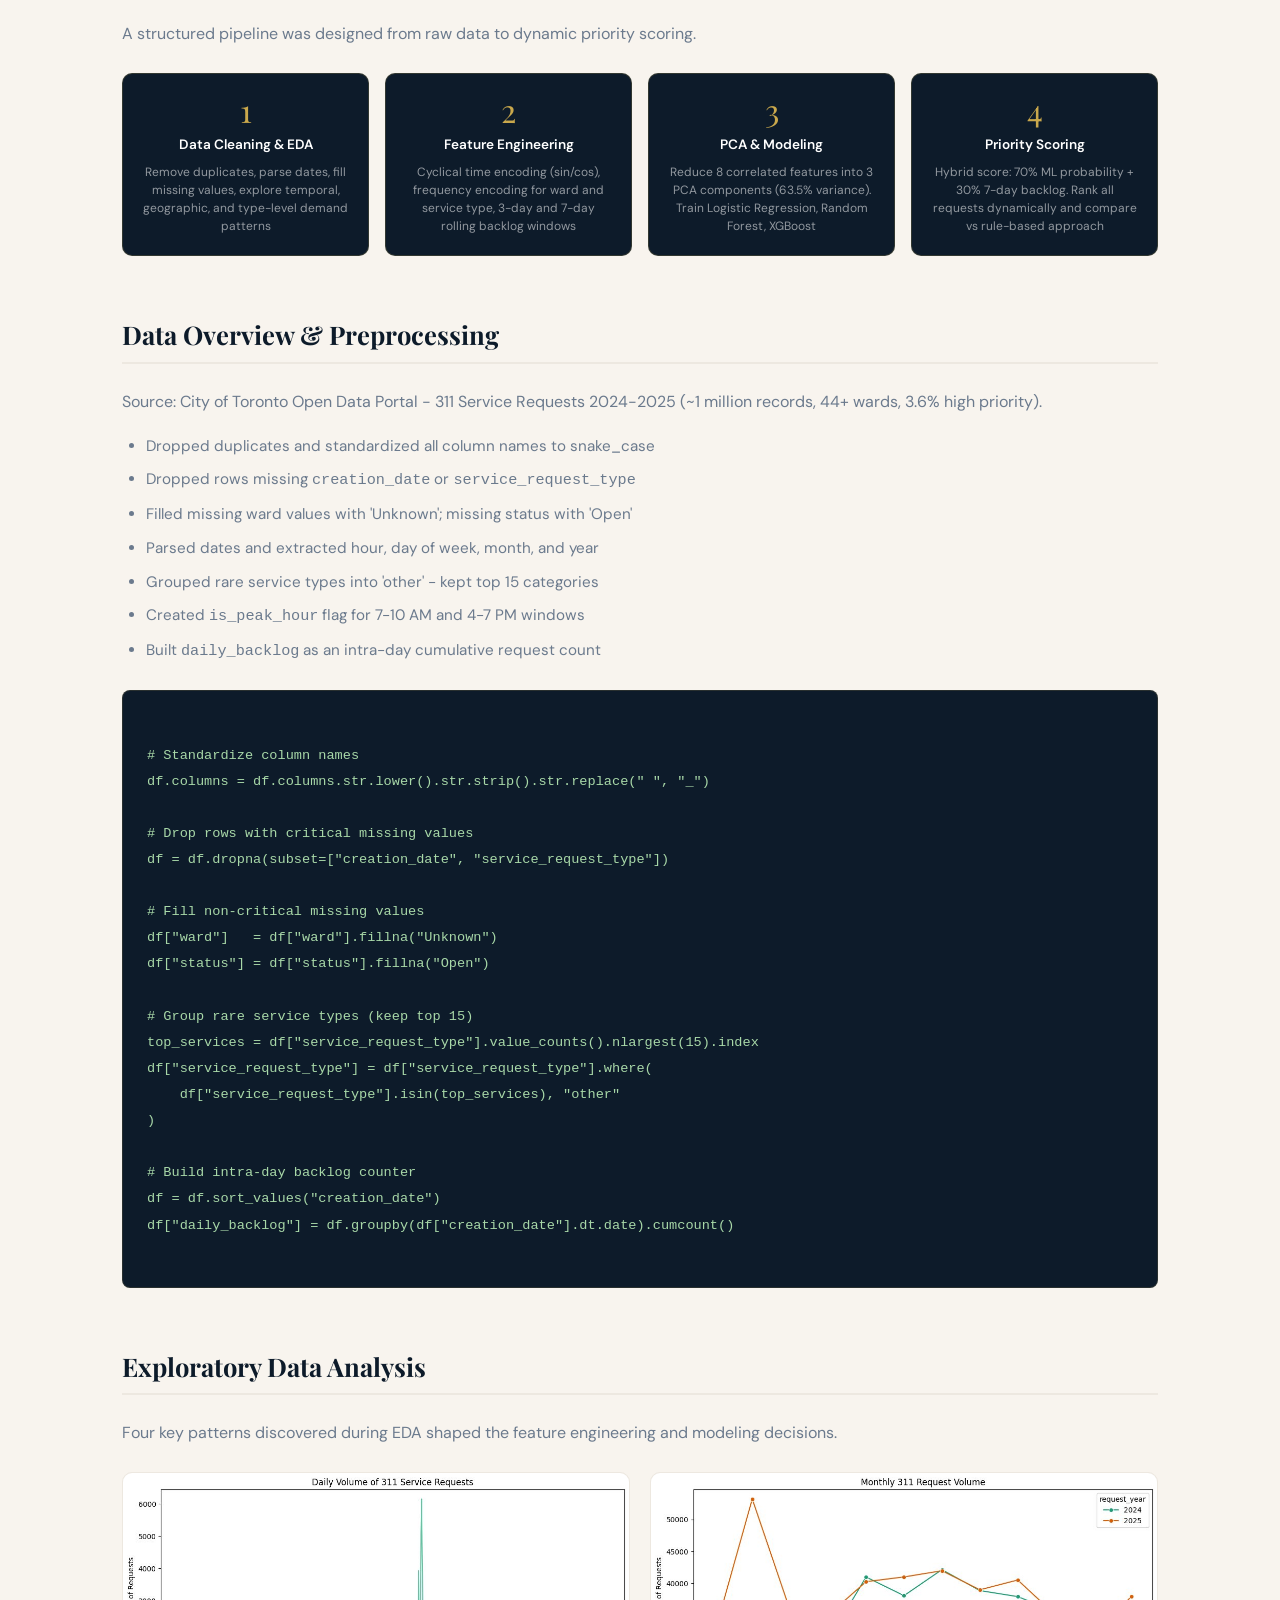
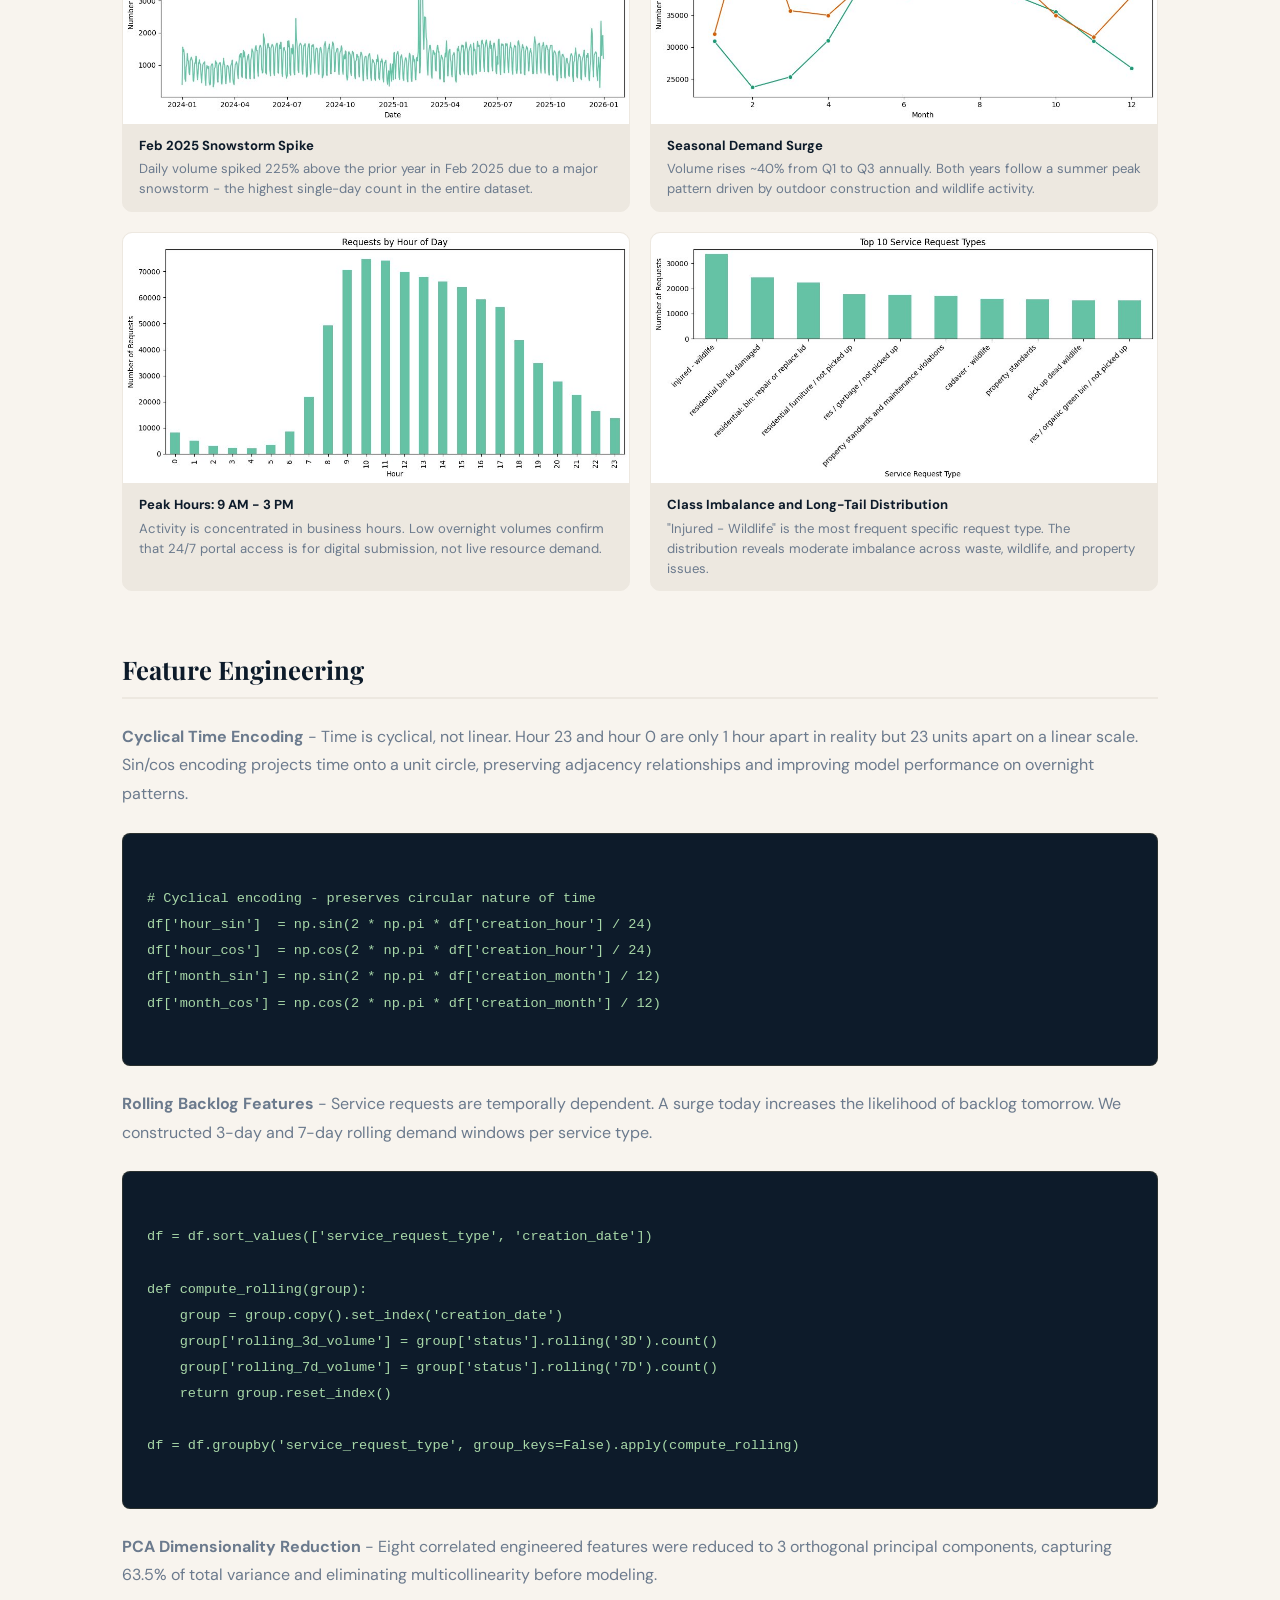
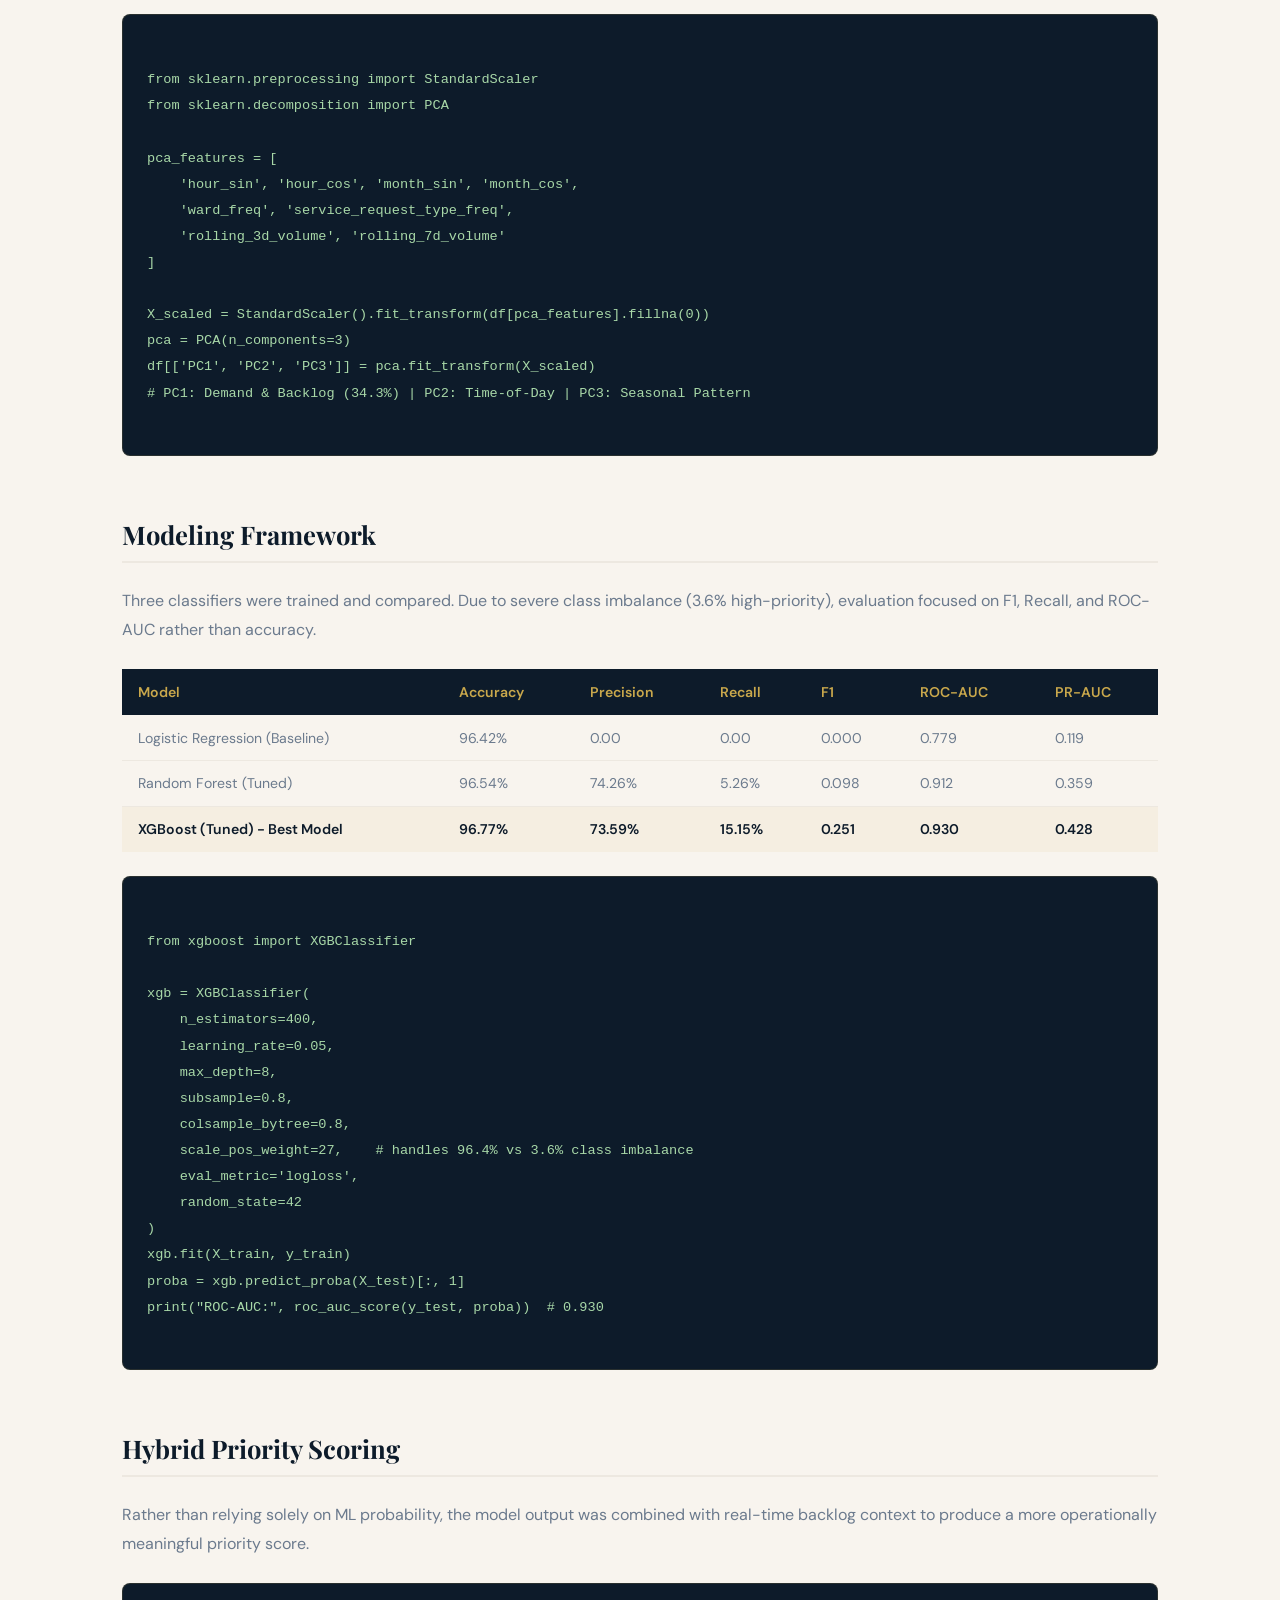
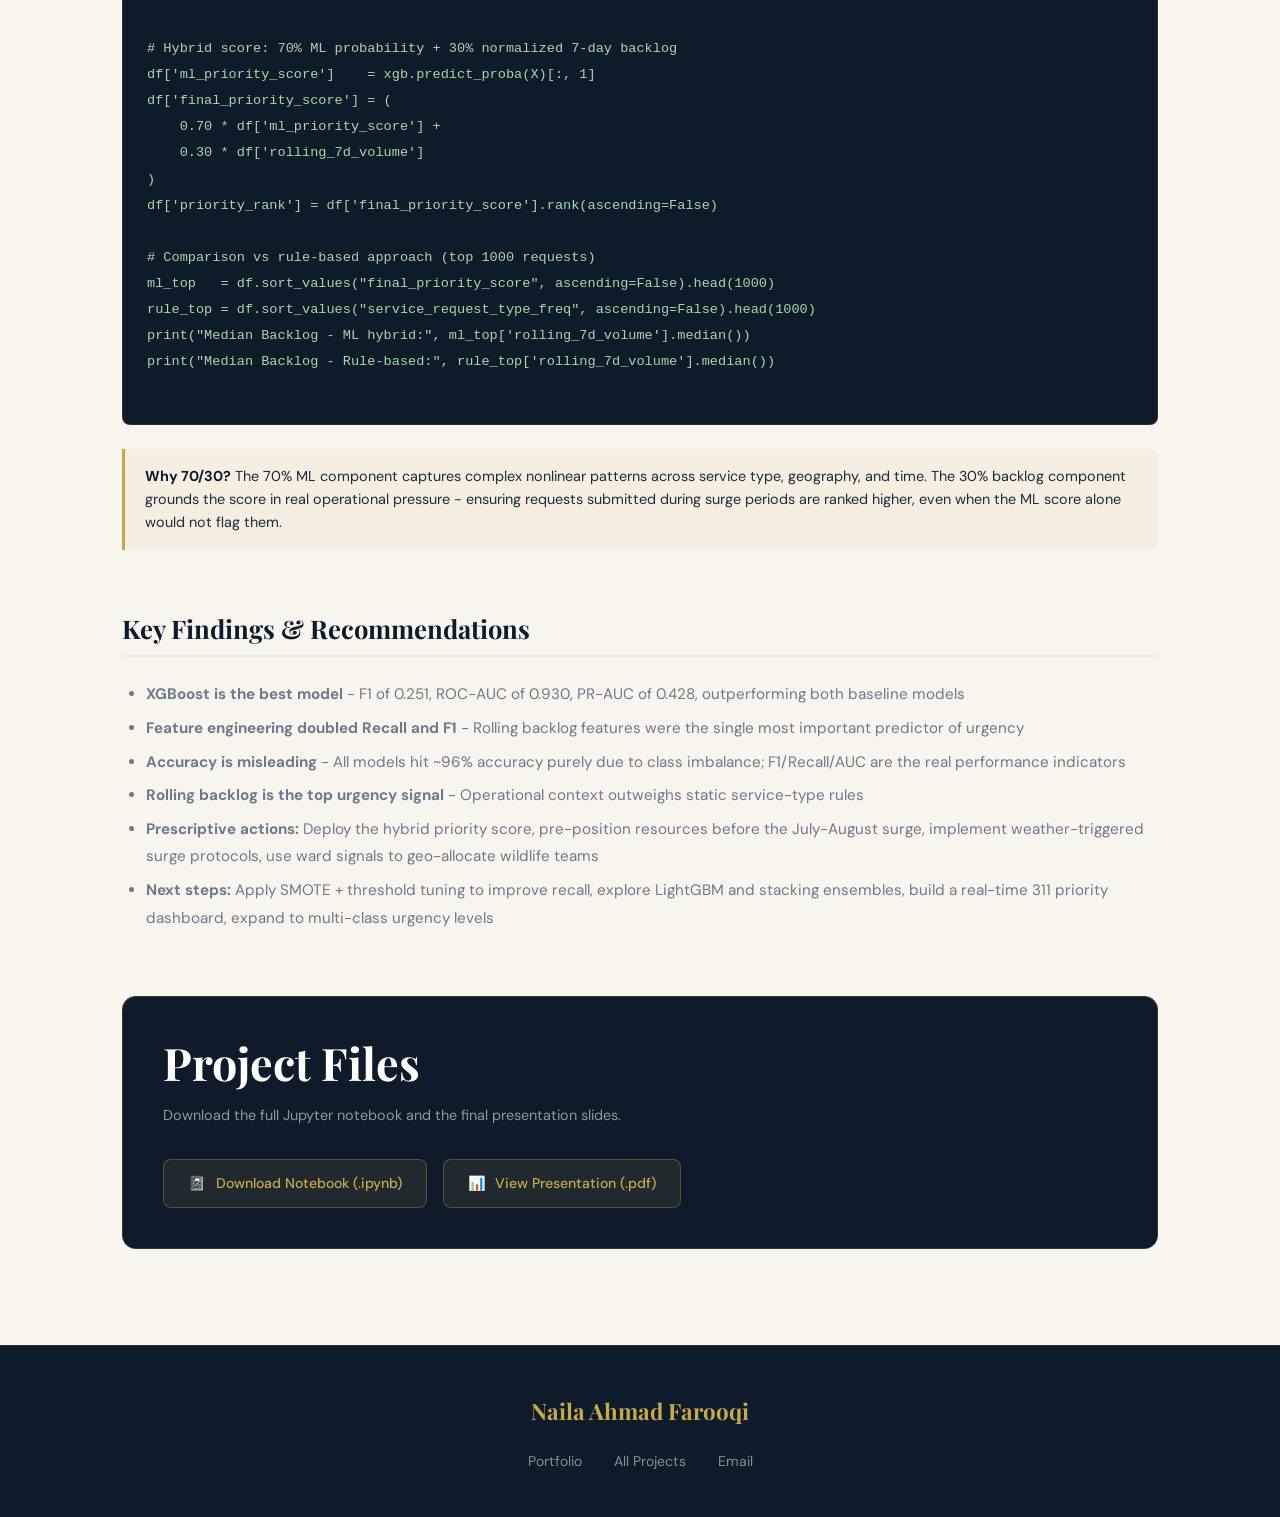
<file: projects/toronto-311.html>
<!DOCTYPE html>
<html lang="en">
<head>
  <meta charset="UTF-8" />
  <meta name="viewport" content="width=device-width, initial-scale=1.0"/>
  <title>Toronto 311 Capstone - Naila Ahmad Farooqi</title>
  <link rel="preconnect" href="https://fonts.googleapis.com">
  <link rel="preconnect" href="https://fonts.gstatic.com" crossorigin>
  <link href="https://fonts.googleapis.com/css2?family=Playfair+Display:ital,wght@0,400;0,700;1,400&family=DM+Sans:wght@300;400;500&display=swap" rel="stylesheet">
  <link rel="stylesheet" href="../assets/css/style.css">
  <style>
    .model-table{width:100%;border-collapse:collapse;margin:1.5rem 0;font-size:.88rem}
    .model-table th{background:var(--navy);color:var(--gold);padding:.75rem 1rem;text-align:left;font-weight:600}
    .model-table td{padding:.7rem 1rem;border-bottom:1px solid var(--cream-2);color:var(--muted)}
    .model-table tr:last-child td{border-bottom:none}
    .model-table tr.best td{color:var(--navy);font-weight:600;background:rgba(201,168,76,.08)}
    .eda-grid{display:grid;grid-template-columns:1fr 1fr;gap:1.25rem;margin:1.5rem 0}
    .eda-cell{background:var(--cream-2);border-radius:10px;overflow:hidden;border:1px solid var(--cream-2)}
    .eda-cell img{width:100%;display:block}
    .eda-caption{padding:.75rem 1rem;font-size:.82rem;color:var(--muted);line-height:1.5}
    .eda-caption strong{color:var(--navy);display:block;margin-bottom:.25rem}
    .eda-placeholder{background:var(--cream-2);border:2px dashed #ccc;border-radius:10px;padding:2.5rem 1rem;text-align:center;color:var(--muted);font-size:.85rem}
    .eda-placeholder .viz-icon{font-size:2rem;display:block;margin-bottom:.5rem}
    .pipeline-steps{display:grid;grid-template-columns:repeat(4,1fr);gap:1rem;margin:1.5rem 0}
    .pipeline-step{background:var(--navy);color:var(--white);border-radius:10px;padding:1.25rem;text-align:center;border:1px solid rgba(201,168,76,.2)}
    .pipeline-step .step-num{font-family:var(--font-display);font-size:2rem;color:var(--gold);line-height:1;margin-bottom:.5rem}
    .pipeline-step .step-title{font-size:.85rem;font-weight:600;color:var(--white);margin-bottom:.5rem}
    .pipeline-step .step-desc{font-size:.75rem;color:rgba(255,255,255,.55);line-height:1.5}
    .download-section{background:var(--navy);border-radius:14px;padding:2.5rem;margin-top:3rem;border:1px solid rgba(201,168,76,.2)}
    .download-section h2{color:var(--white);border-bottom-color:rgba(201,168,76,.2);margin-bottom:1rem}
    .download-section p{color:rgba(255,255,255,.55);font-size:.9rem;margin-bottom:2rem}
    .download-buttons{display:flex;flex-wrap:wrap;gap:1rem}
    .download-btn{display:inline-flex;align-items:center;gap:.6rem;background:rgba(201,168,76,.1);border:1px solid rgba(201,168,76,.3);color:var(--gold);font-size:.88rem;font-weight:500;padding:.75rem 1.5rem;border-radius:var(--radius);font-family:var(--font-body);cursor:pointer;text-decoration:none;transition:all .25s ease}
    .download-btn:hover{background:var(--gold);color:var(--navy)}
    .insight-box{background:rgba(201,168,76,.08);border-left:3px solid var(--gold);border-radius:0 8px 8px 0;padding:1rem 1.25rem;margin:1rem 0;font-size:.9rem;color:var(--text)}
    .insight-box strong{color:var(--navy)}
    .problem-grid{display:grid;grid-template-columns:1fr 1fr;gap:1rem;margin:1.5rem 0}
    @media(max-width:700px){.eda-grid{grid-template-columns:1fr}.pipeline-steps{grid-template-columns:1fr 1fr}.problem-grid{grid-template-columns:1fr}}
    @media(max-width:450px){.pipeline-steps{grid-template-columns:1fr}}
  </style>
</head>
<body>

  <nav id="navbar" class="scrolled">
    <div class="nav-inner">
      <a href="../index.html" class="nav-logo">NAF</a>
      <ul class="nav-links">
        <li><a href="../index.html#about">About</a></li>
        <li><a href="../index.html#skills">Skills</a></li>
        <li><a href="../index.html#projects">All Projects</a></li>
      </ul>
      <button class="hamburger" id="hamburger"><span></span><span></span><span></span></button>
    </div>
  </nav>

  <div class="project-page-hero">
    <div class="container">
      <a href="../index.html#projects" class="back-link">Back to Projects</a>
      <h1>Toronto 311 Service Request Prioritization</h1>
      <p>Capstone Project (BDC800) - A four-stage ML pipeline analyzing ~1 million Toronto 311 service requests to build a dynamic, data-driven prioritization system using XGBoost and hybrid scoring.</p>
      <div class="project-meta-badges">
        <span>Capstone - BDC800 · April 2026</span>
        <span>Group 6</span>
        <span>Python</span><span>XGBoost</span><span>PCA</span>
        <span>Feature Engineering</span><span>Classification</span>
      </div>
    </div>
  </div>

  <div class="project-body">
    <div class="container">

      <div class="project-section">
        <h2>Key Results</h2>
        <div class="metric-cards">
          <div class="metric-card"><span class="metric-value">0.930</span><span class="metric-label">XGBoost ROC-AUC</span></div>
          <div class="metric-card"><span class="metric-value">~1M</span><span class="metric-label">Records Analyzed</span></div>
          <div class="metric-card"><span class="metric-value">63.5%</span><span class="metric-label">Variance Captured by PCA</span></div>
          <div class="metric-card"><span class="metric-value">225%</span><span class="metric-label">Feb 2025 Snowstorm Surge</span></div>
        </div>
      </div>

      <div class="project-section">
        <h2>Problem Statement</h2>
        <p>The City of Toronto receives approximately 1 million 311 service requests annually - from pothole repairs to wildlife emergencies. Traditional rule-based prioritization systems fail to adapt to seasonal surges, geographic demand shifts, and real-time backlog pressure, leading to delayed response times for critical incidents.</p>
        <div class="problem-grid">
          <div class="insight-box"><strong>Reactive, Not Predictive</strong> Static rule-based systems cannot adapt to fluctuating demand, seasonal surges, or backlog pressure.</div>
          <div class="insight-box"><strong>Seasonal Surge Blindness</strong> Volume increases ~40% between Q1 and Q3. A Feb 2025 snowstorm caused a 225% surge vs the prior year with no early warning.</div>
          <div class="insight-box"><strong>Class Imbalance Problem</strong> Only 3.6% of requests are Open/In Progress (high priority). Accuracy alone is misleading - F1, Recall, and ROC-AUC are the critical metrics.</div>
          <div class="insight-box"><strong>Uneven Geographic Demand</strong> Top 4 wards account for a disproportionate share of all requests. A one-size-fits-all strategy wastes limited city resources.</div>
        </div>
        <p><strong>Business Questions driving this project:</strong></p>
        <ul>
          <li>Can historical 311 data predict request urgency or expected resolution delay?</li>
          <li>Which factors most influence service prioritization - type, time, location, or backlog?</li>
          <li>Does incorporating system-level context (backlog) improve prioritization accuracy?</li>
        </ul>
      </div>

      <div class="project-section">
        <h2>Methodology - Four-Stage Pipeline</h2>
        <p>A structured pipeline was designed from raw data to dynamic priority scoring.</p>
        <div class="pipeline-steps">
          <div class="pipeline-step">
            <div class="step-num">1</div>
            <div class="step-title">Data Cleaning & EDA</div>
            <div class="step-desc">Remove duplicates, parse dates, fill missing values, explore temporal, geographic, and type-level demand patterns</div>
          </div>
          <div class="pipeline-step">
            <div class="step-num">2</div>
            <div class="step-title">Feature Engineering</div>
            <div class="step-desc">Cyclical time encoding (sin/cos), frequency encoding for ward and service type, 3-day and 7-day rolling backlog windows</div>
          </div>
          <div class="pipeline-step">
            <div class="step-num">3</div>
            <div class="step-title">PCA & Modeling</div>
            <div class="step-desc">Reduce 8 correlated features into 3 PCA components (63.5% variance). Train Logistic Regression, Random Forest, XGBoost</div>
          </div>
          <div class="pipeline-step">
            <div class="step-num">4</div>
            <div class="step-title">Priority Scoring</div>
            <div class="step-desc">Hybrid score: 70% ML probability + 30% 7-day backlog. Rank all requests dynamically and compare vs rule-based approach</div>
          </div>
        </div>
      </div>

      <div class="project-section">
        <h2>Data Overview & Preprocessing</h2>
        <p>Source: City of Toronto Open Data Portal - 311 Service Requests 2024-2025 (~1 million records, 44+ wards, 3.6% high priority).</p>
        <ul>
          <li>Dropped duplicates and standardized all column names to snake_case</li>
          <li>Dropped rows missing <code>creation_date</code> or <code>service_request_type</code></li>
          <li>Filled missing ward values with 'Unknown'; missing status with 'Open'</li>
          <li>Parsed dates and extracted hour, day of week, month, and year</li>
          <li>Grouped rare service types into 'other' - kept top 15 categories</li>
          <li>Created <code>is_peak_hour</code> flag for 7-10 AM and 4-7 PM windows</li>
          <li>Built <code>daily_backlog</code> as an intra-day cumulative request count</li>
        </ul>
        <div class="code-block"><code>
# Standardize column names
df.columns = df.columns.str.lower().str.strip().str.replace(" ", "_")

# Drop rows with critical missing values
df = df.dropna(subset=["creation_date", "service_request_type"])

# Fill non-critical missing values
df["ward"]   = df["ward"].fillna("Unknown")
df["status"] = df["status"].fillna("Open")

# Group rare service types (keep top 15)
top_services = df["service_request_type"].value_counts().nlargest(15).index
df["service_request_type"] = df["service_request_type"].where(
    df["service_request_type"].isin(top_services), "other"
)

# Build intra-day backlog counter
df = df.sort_values("creation_date")
df["daily_backlog"] = df.groupby(df["creation_date"].dt.date).cumcount()
        </code></div>
      </div>

      <div class="project-section">
        <h2>Exploratory Data Analysis</h2>
        <p>Four key patterns discovered during EDA shaped the feature engineering and modeling decisions.</p>
        <div class="eda-grid">
          <div class="eda-cell">
            <img src="../assets/images/eda-daily-volume.png" alt="Daily Volume of 311 Service Requests" />
            <div class="eda-caption"><strong>Feb 2025 Snowstorm Spike</strong>Daily volume spiked 225% above the prior year in Feb 2025 due to a major snowstorm - the highest single-day count in the entire dataset.</div>
          </div>
          <div class="eda-cell">
            <img src="../assets/images/eda-monthly-volume.png" alt="Monthly 311 Request Volume 2024 vs 2025" />
            <div class="eda-caption"><strong>Seasonal Demand Surge</strong>Volume rises ~40% from Q1 to Q3 annually. Both years follow a summer peak pattern driven by outdoor construction and wildlife activity.</div>
          </div>
          <div class="eda-cell">
            <img src="../assets/images/eda-hourly.png" alt="Requests by Hour of Day" />
            <div class="eda-caption"><strong>Peak Hours: 9 AM - 3 PM</strong>Activity is concentrated in business hours. Low overnight volumes confirm that 24/7 portal access is for digital submission, not live resource demand.</div>
          </div>
          <div class="eda-cell">
            <img src="../assets/images/eda-service-types.png" alt="Top 10 Service Request Types" />
            <div class="eda-caption"><strong>Class Imbalance and Long-Tail Distribution</strong>"Injured - Wildlife" is the most frequent specific request type. The distribution reveals moderate imbalance across waste, wildlife, and property issues.</div>
          </div>
        </div>
      </div>

      <div class="project-section">
        <h2>Feature Engineering</h2>
        <p><strong>Cyclical Time Encoding</strong> - Time is cyclical, not linear. Hour 23 and hour 0 are only 1 hour apart in reality but 23 units apart on a linear scale. Sin/cos encoding projects time onto a unit circle, preserving adjacency relationships and improving model performance on overnight patterns.</p>
        <div class="code-block"><code>
# Cyclical encoding - preserves circular nature of time
df['hour_sin']  = np.sin(2 * np.pi * df['creation_hour'] / 24)
df['hour_cos']  = np.cos(2 * np.pi * df['creation_hour'] / 24)
df['month_sin'] = np.sin(2 * np.pi * df['creation_month'] / 12)
df['month_cos'] = np.cos(2 * np.pi * df['creation_month'] / 12)
        </code></div>

        <p><strong>Rolling Backlog Features</strong> - Service requests are temporally dependent. A surge today increases the likelihood of backlog tomorrow. We constructed 3-day and 7-day rolling demand windows per service type.</p>
        <div class="code-block"><code>
df = df.sort_values(['service_request_type', 'creation_date'])

def compute_rolling(group):
    group = group.copy().set_index('creation_date')
    group['rolling_3d_volume'] = group['status'].rolling('3D').count()
    group['rolling_7d_volume'] = group['status'].rolling('7D').count()
    return group.reset_index()

df = df.groupby('service_request_type', group_keys=False).apply(compute_rolling)
        </code></div>

        <p><strong>PCA Dimensionality Reduction</strong> - Eight correlated engineered features were reduced to 3 orthogonal principal components, capturing 63.5% of total variance and eliminating multicollinearity before modeling.</p>
        <div class="code-block"><code>
from sklearn.preprocessing import StandardScaler
from sklearn.decomposition import PCA

pca_features = [
    'hour_sin', 'hour_cos', 'month_sin', 'month_cos',
    'ward_freq', 'service_request_type_freq',
    'rolling_3d_volume', 'rolling_7d_volume'
]

X_scaled = StandardScaler().fit_transform(df[pca_features].fillna(0))
pca = PCA(n_components=3)
df[['PC1', 'PC2', 'PC3']] = pca.fit_transform(X_scaled)
# PC1: Demand & Backlog (34.3%) | PC2: Time-of-Day | PC3: Seasonal Pattern
        </code></div>
      </div>

      <div class="project-section">
        <h2>Modeling Framework</h2>
        <p>Three classifiers were trained and compared. Due to severe class imbalance (3.6% high-priority), evaluation focused on F1, Recall, and ROC-AUC rather than accuracy.</p>
        <table class="model-table">
          <thead>
            <tr><th>Model</th><th>Accuracy</th><th>Precision</th><th>Recall</th><th>F1</th><th>ROC-AUC</th><th>PR-AUC</th></tr>
          </thead>
          <tbody>
            <tr><td>Logistic Regression (Baseline)</td><td>96.42%</td><td>0.00</td><td>0.00</td><td>0.000</td><td>0.779</td><td>0.119</td></tr>
            <tr><td>Random Forest (Tuned)</td><td>96.54%</td><td>74.26%</td><td>5.26%</td><td>0.098</td><td>0.912</td><td>0.359</td></tr>
            <tr class="best"><td>XGBoost (Tuned) - Best Model</td><td>96.77%</td><td>73.59%</td><td>15.15%</td><td>0.251</td><td>0.930</td><td>0.428</td></tr>
          </tbody>
        </table>
        <div class="code-block"><code>
from xgboost import XGBClassifier

xgb = XGBClassifier(
    n_estimators=400,
    learning_rate=0.05,
    max_depth=8,
    subsample=0.8,
    colsample_bytree=0.8,
    scale_pos_weight=27,    # handles 96.4% vs 3.6% class imbalance
    eval_metric='logloss',
    random_state=42
)
xgb.fit(X_train, y_train)
proba = xgb.predict_proba(X_test)[:, 1]
print("ROC-AUC:", roc_auc_score(y_test, proba))  # 0.930
        </code></div>
      </div>

      <div class="project-section">
        <h2>Hybrid Priority Scoring</h2>
        <p>Rather than relying solely on ML probability, the model output was combined with real-time backlog context to produce a more operationally meaningful priority score.</p>
        <div class="code-block"><code>
# Hybrid score: 70% ML probability + 30% normalized 7-day backlog
df['ml_priority_score']    = xgb.predict_proba(X)[:, 1]
df['final_priority_score'] = (
    0.70 * df['ml_priority_score'] +
    0.30 * df['rolling_7d_volume']
)
df['priority_rank'] = df['final_priority_score'].rank(ascending=False)

# Comparison vs rule-based approach (top 1000 requests)
ml_top   = df.sort_values("final_priority_score", ascending=False).head(1000)
rule_top = df.sort_values("service_request_type_freq", ascending=False).head(1000)
print("Median Backlog - ML hybrid:", ml_top['rolling_7d_volume'].median())
print("Median Backlog - Rule-based:", rule_top['rolling_7d_volume'].median())
        </code></div>
        <div class="insight-box">
          <strong>Why 70/30?</strong> The 70% ML component captures complex nonlinear patterns across service type, geography, and time. The 30% backlog component grounds the score in real operational pressure - ensuring requests submitted during surge periods are ranked higher, even when the ML score alone would not flag them.
        </div>
      </div>

      <div class="project-section">
        <h2>Key Findings & Recommendations</h2>
        <ul>
          <li><strong>XGBoost is the best model</strong> - F1 of 0.251, ROC-AUC of 0.930, PR-AUC of 0.428, outperforming both baseline models</li>
          <li><strong>Feature engineering doubled Recall and F1</strong> - Rolling backlog features were the single most important predictor of urgency</li>
          <li><strong>Accuracy is misleading</strong> - All models hit ~96% accuracy purely due to class imbalance; F1/Recall/AUC are the real performance indicators</li>
          <li><strong>Rolling backlog is the top urgency signal</strong> - Operational context outweighs static service-type rules</li>
          <li><strong>Prescriptive actions:</strong> Deploy the hybrid priority score, pre-position resources before the July-August surge, implement weather-triggered surge protocols, use ward signals to geo-allocate wildlife teams</li>
          <li><strong>Next steps:</strong> Apply SMOTE + threshold tuning to improve recall, explore LightGBM and stacking ensembles, build a real-time 311 priority dashboard, expand to multi-class urgency levels</li>
        </ul>
      </div>

      <div class="download-section">
        <h2>Project Files</h2>
        <p>Download the full Jupyter notebook and the final presentation slides.</p>
        <div class="download-buttons">
          <a href="../assets/files/Capstone_Project_Group_6.ipynb" download class="download-btn">
            <span class="btn-icon">📓</span> Download Notebook (.ipynb)
          </a>
          <a href="../assets/files/Capstone_Final_Presentation.pdf" target="_blank" class="download-btn">
            <span class="btn-icon">📊</span> View Presentation (.pdf)
          </a>
        </div>
      </div>

    </div>
  </div>

  <footer>
    <div class="container footer-inner">
      <div class="footer-name">Naila Ahmad Farooqi</div>
      <div class="footer-links">
        <a href="../index.html">Portfolio</a>
        <a href="../index.html#projects">All Projects</a>
        <a href="mailto:nailafarooqi394@gmail.com">Email</a>
      </div>
    </div>
  </footer>
  <script src="../assets/js/main.js"></script>
</body>
</html>
</file>
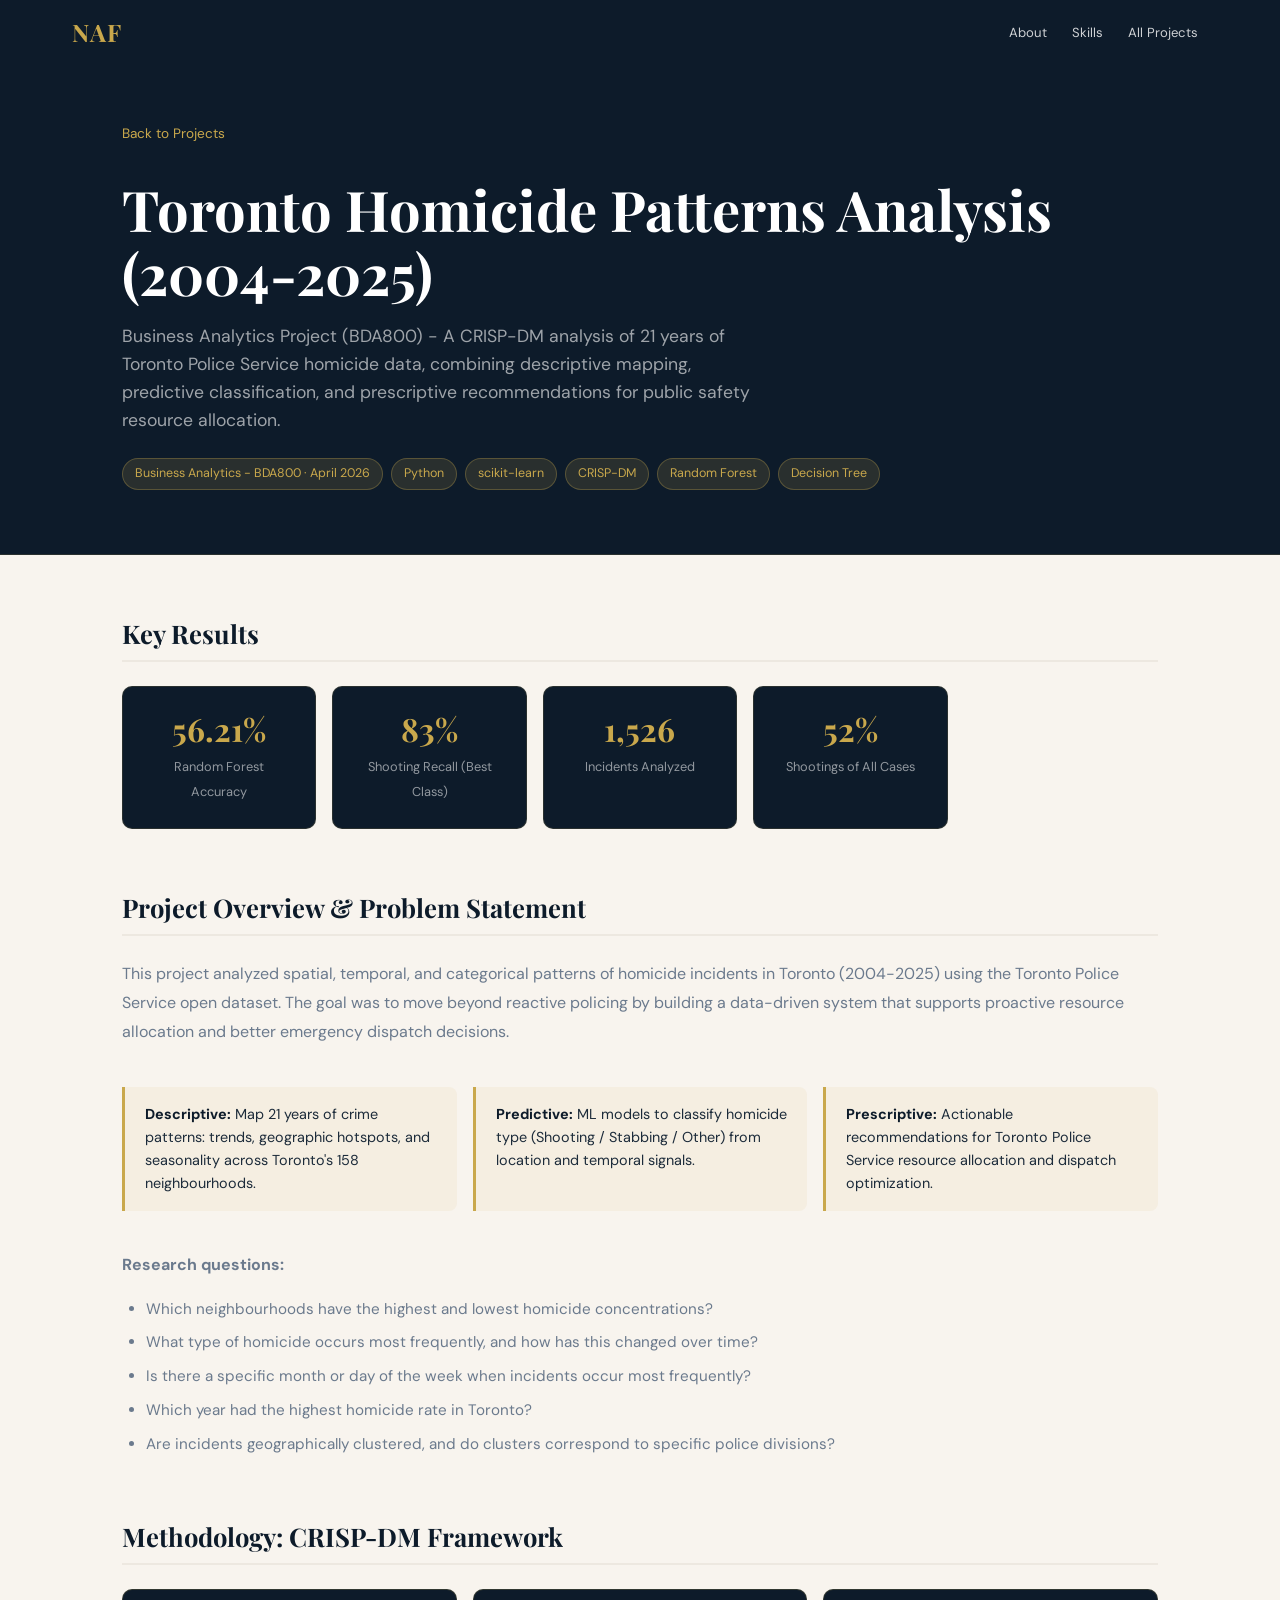
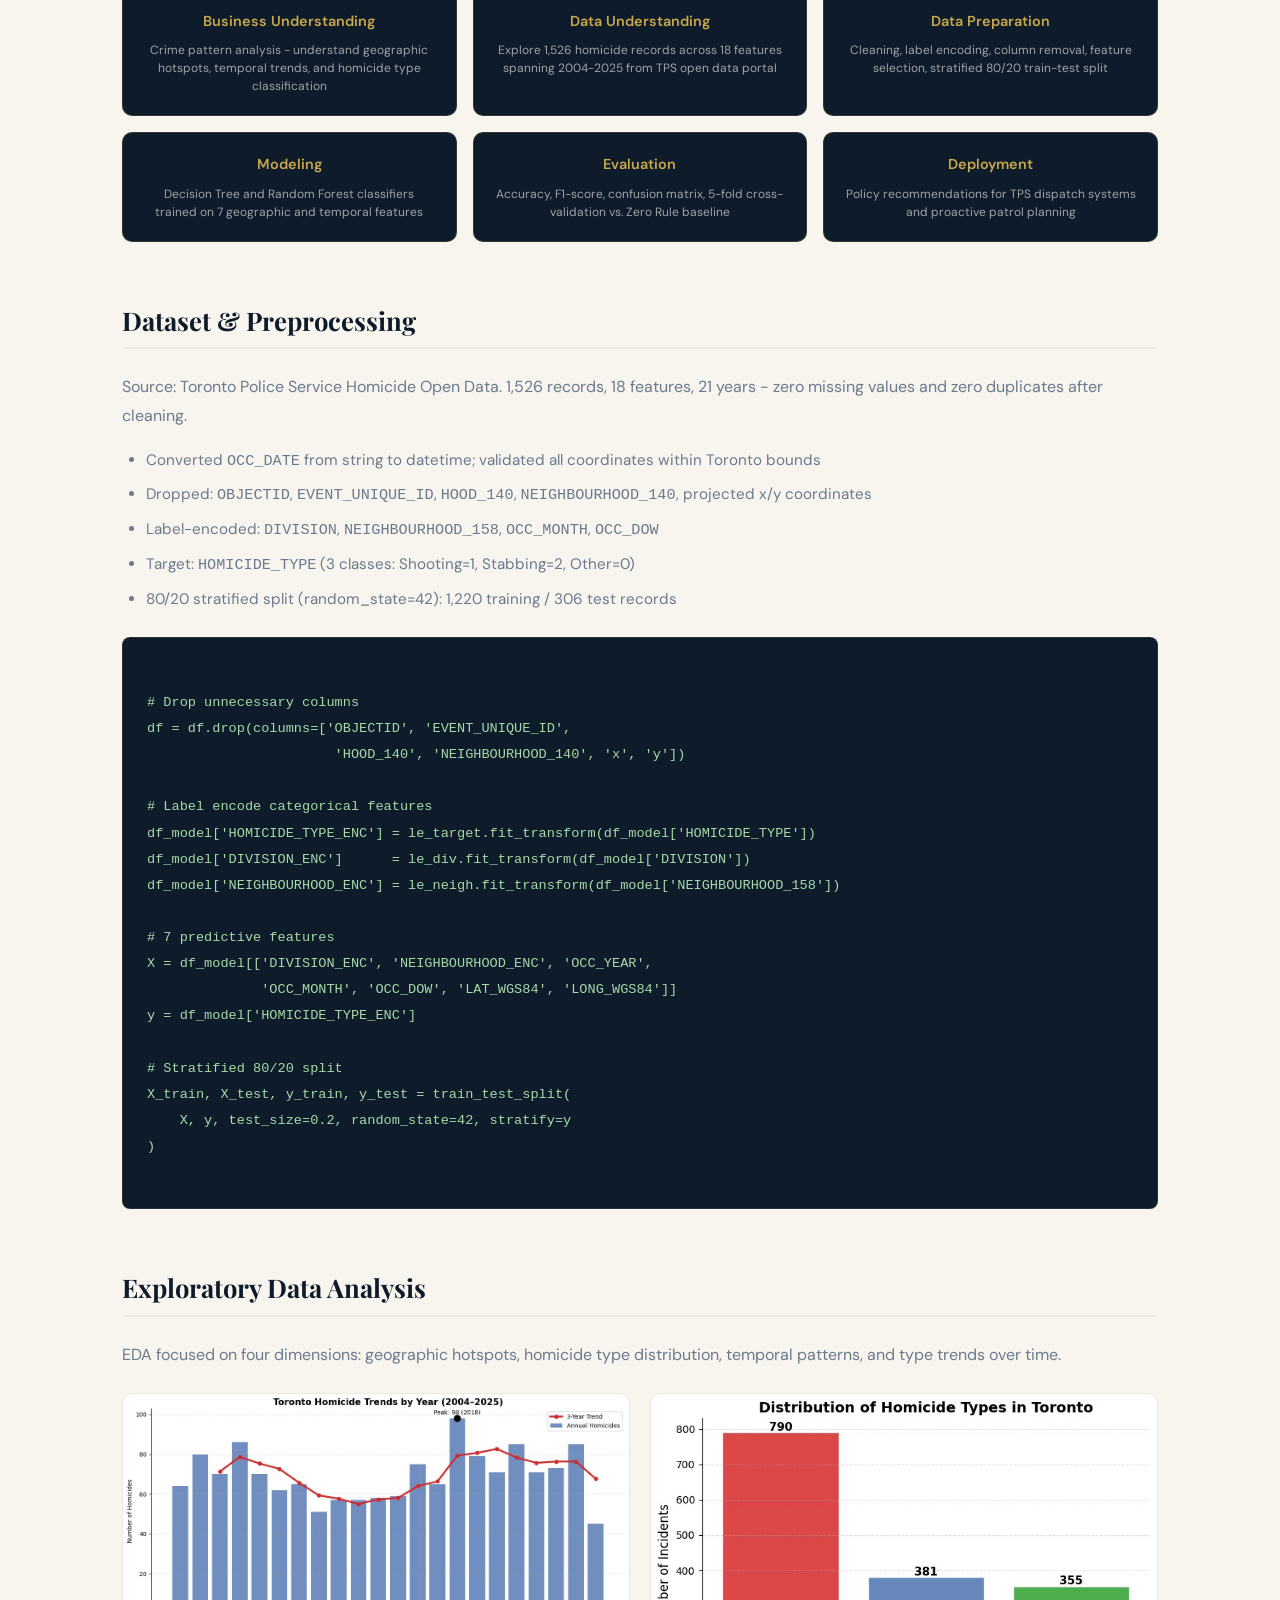
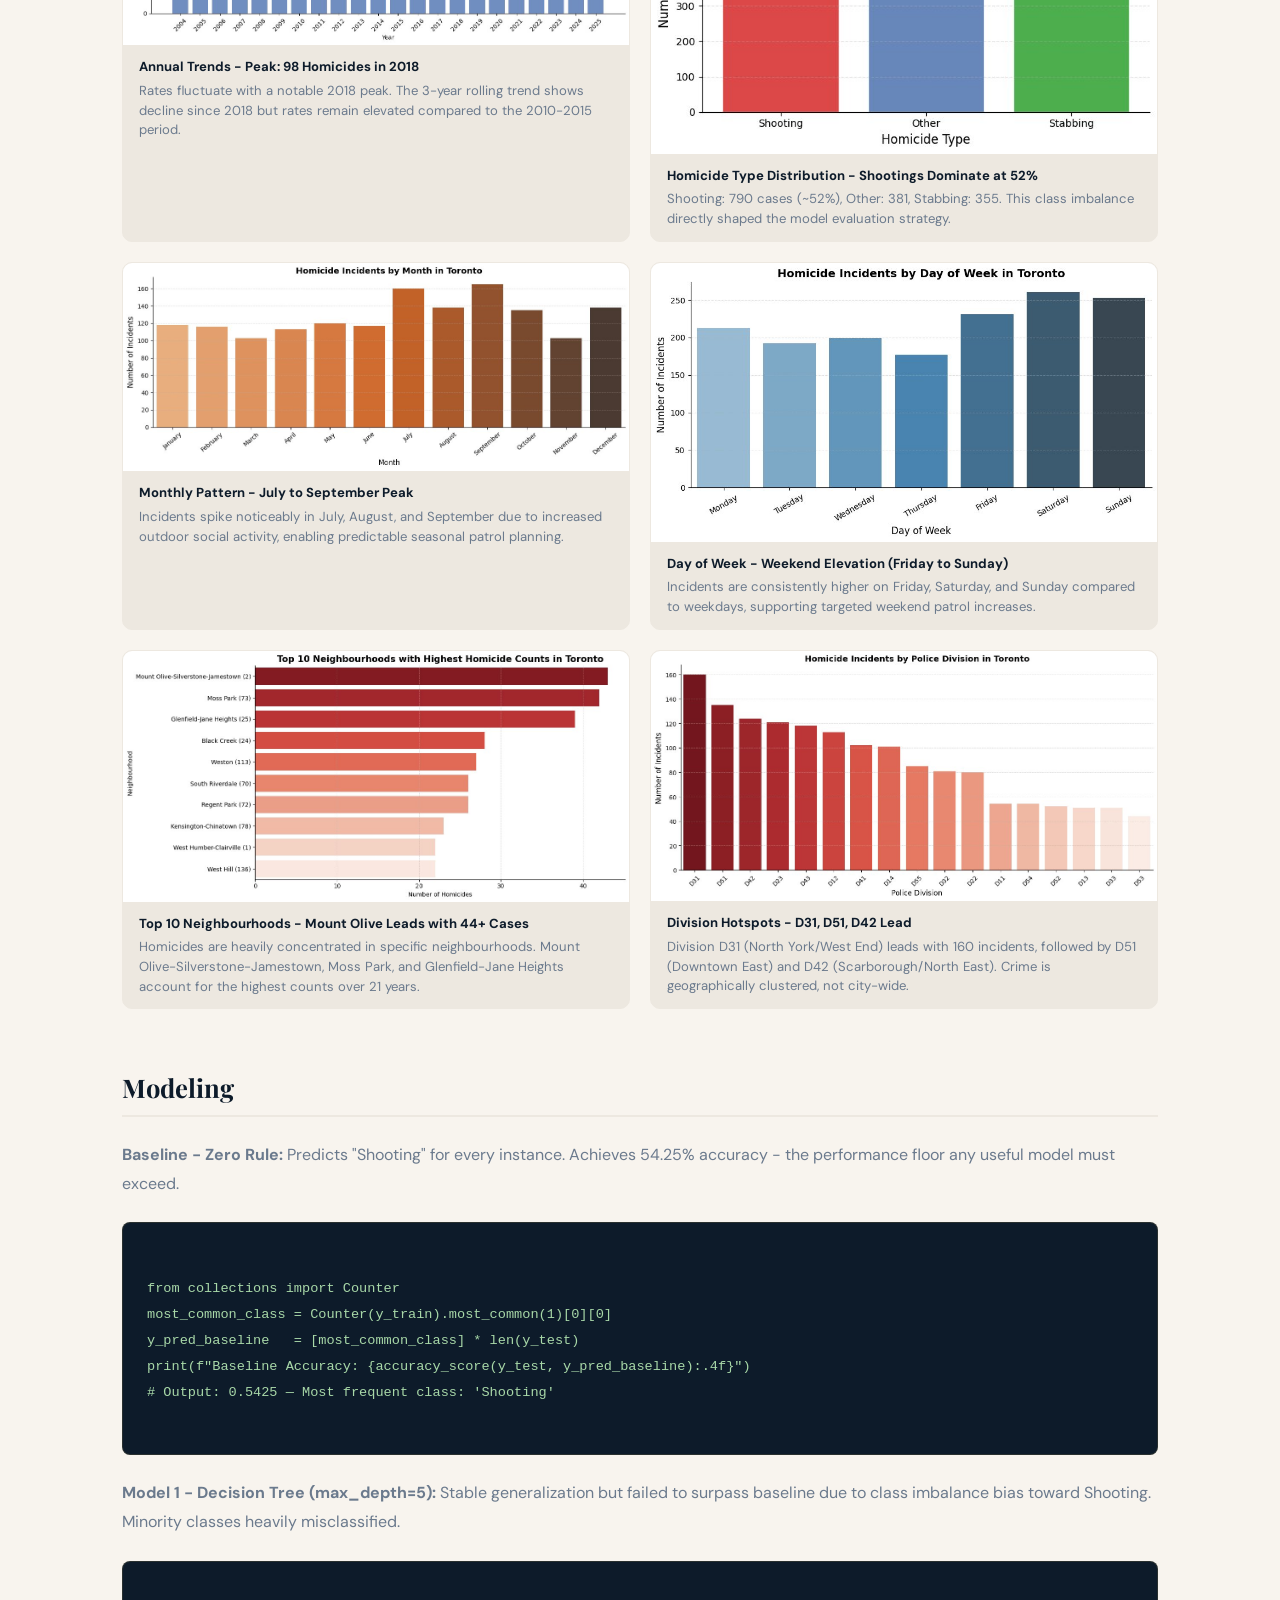
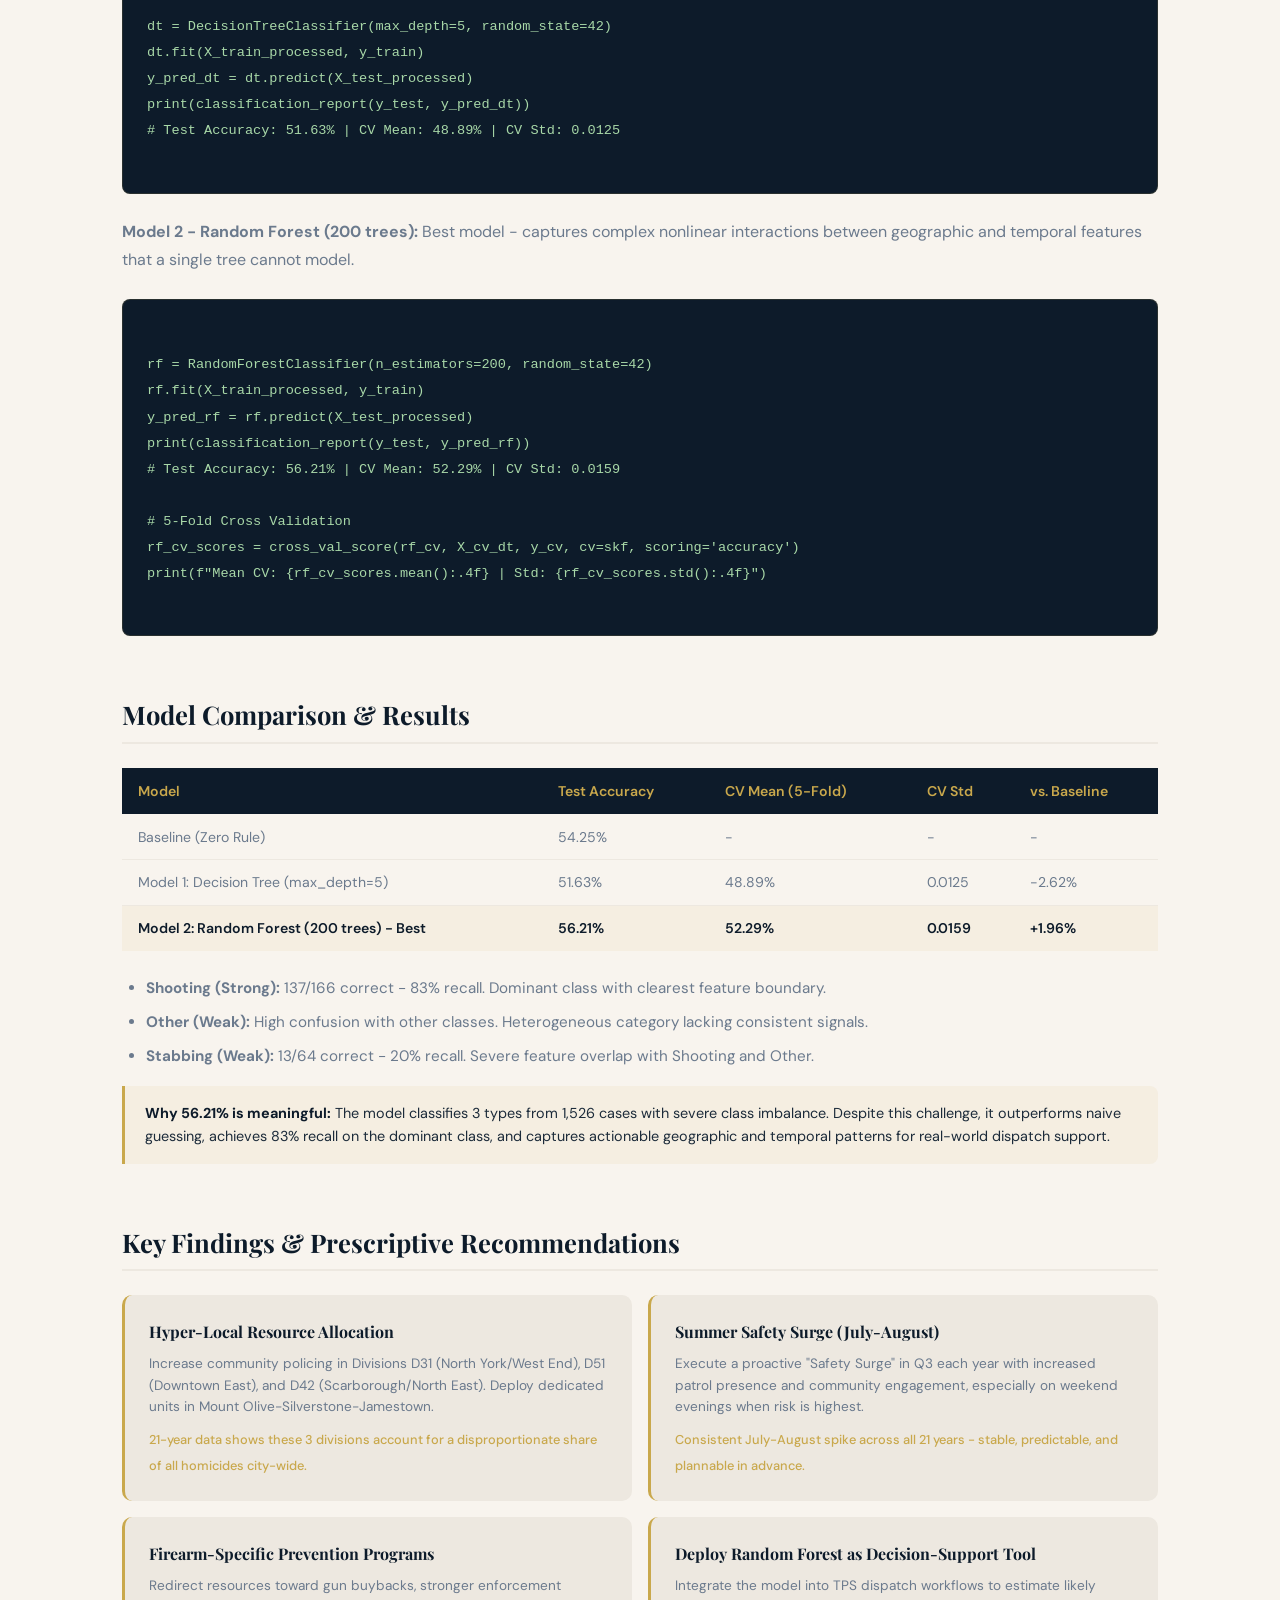
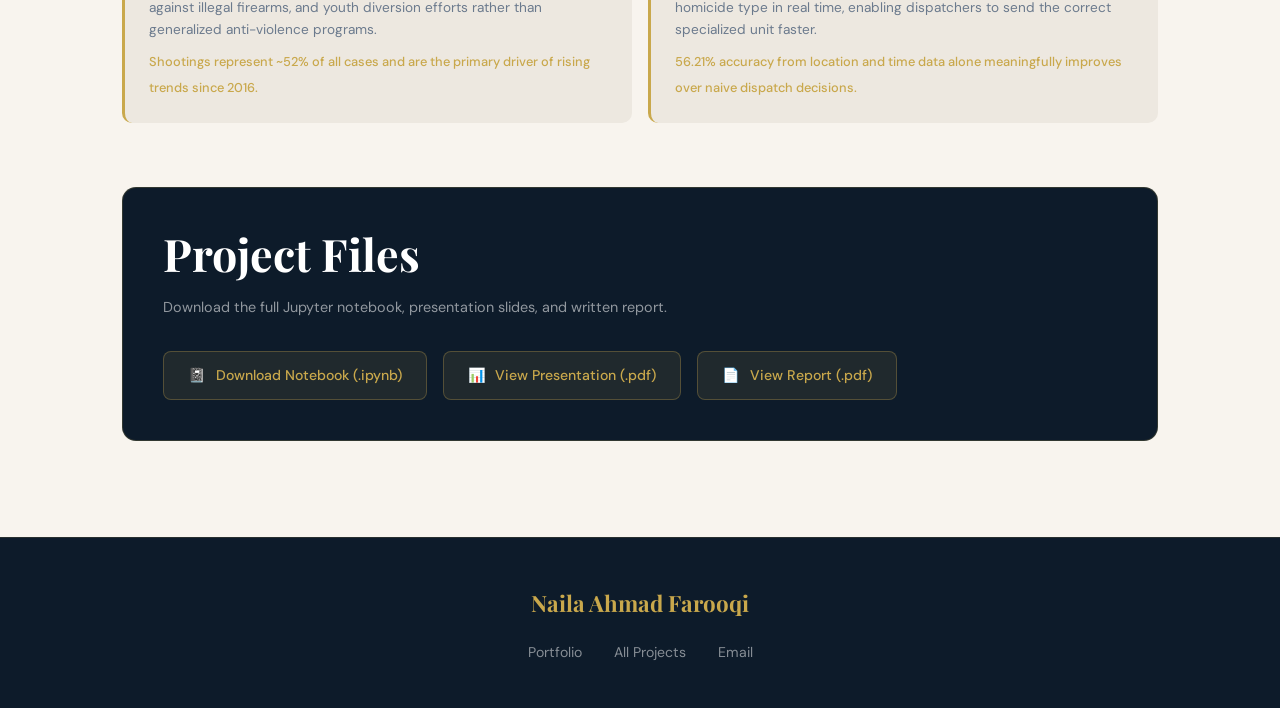
<file: projects/toronto-homicide.html>
<!DOCTYPE html>
<html lang="en">
<head>
  <meta charset="UTF-8" />
  <meta name="viewport" content="width=device-width, initial-scale=1.0"/>
  <title>Toronto Homicide Patterns Analysis - Naila Ahmad Farooqi</title>
  <link rel="preconnect" href="https://fonts.googleapis.com">
  <link rel="preconnect" href="https://fonts.gstatic.com" crossorigin>
  <link href="https://fonts.googleapis.com/css2?family=Playfair+Display:ital,wght@0,400;0,700;1,400&family=DM+Sans:wght@300;400;500&display=swap" rel="stylesheet">
  <link rel="stylesheet" href="../assets/css/style.css">
  <style>
    .model-table{width:100%;border-collapse:collapse;margin:1.5rem 0;font-size:.88rem}
    .model-table th{background:var(--navy);color:var(--gold);padding:.75rem 1rem;text-align:left;font-weight:600}
    .model-table td{padding:.7rem 1rem;border-bottom:1px solid var(--cream-2);color:var(--muted)}
    .model-table tr:last-child td{border-bottom:none}
    .model-table tr.best td{color:var(--navy);font-weight:600;background:rgba(201,168,76,.08)}
    .eda-grid{display:grid;grid-template-columns:1fr 1fr;gap:1.25rem;margin:1.5rem 0}
    .eda-cell{background:var(--cream-2);border-radius:10px;overflow:hidden;border:1px solid var(--cream-2)}
    .eda-cell img{width:100%;display:block}
    .eda-caption{padding:.75rem 1rem;font-size:.82rem;color:var(--muted);line-height:1.5}
    .eda-caption strong{color:var(--navy);display:block;margin-bottom:.25rem}
    .eda-placeholder{background:var(--cream-2);border:2px dashed #ccc;border-radius:10px;padding:2rem 1rem;text-align:center;color:var(--muted);font-size:.85rem}
    .eda-placeholder .viz-icon{font-size:2rem;display:block;margin-bottom:.5rem}
    .crisp-grid{display:grid;grid-template-columns:repeat(3,1fr);gap:1rem;margin:1.5rem 0}
    .crisp-step{background:var(--navy);color:var(--white);border-radius:10px;padding:1.25rem;text-align:center;border:1px solid rgba(201,168,76,.2)}
    .crisp-step .step-title{font-size:.9rem;font-weight:600;color:var(--gold);margin-bottom:.5rem}
    .crisp-step .step-desc{font-size:.75rem;color:rgba(255,255,255,.6);line-height:1.5}
    .insight-box{background:rgba(201,168,76,.08);border-left:3px solid var(--gold);border-radius:0 8px 8px 0;padding:1rem 1.25rem;margin:1rem 0;font-size:.9rem;color:var(--text)}
    .insight-box strong{color:var(--navy)}
    .three-col{display:grid;grid-template-columns:1fr 1fr 1fr;gap:1rem;margin:1.5rem 0}
    .rec-grid{display:grid;grid-template-columns:1fr 1fr;gap:1rem;margin:1.5rem 0}
    .rec-card{background:var(--cream-2);border-radius:10px;padding:1.5rem;border-left:3px solid var(--gold)}
    .rec-card h4{font-family:var(--font-display);font-size:1rem;color:var(--navy);margin-bottom:.5rem}
    .rec-card p{font-size:.85rem;color:var(--muted);line-height:1.6;margin-bottom:.5rem}
    .rec-card .rec-insight{font-size:.8rem;color:var(--gold);font-weight:500}
    .download-section{background:var(--navy);border-radius:14px;padding:2.5rem;margin-top:3rem;border:1px solid rgba(201,168,76,.2)}
    .download-section h2{color:var(--white);border-bottom-color:rgba(201,168,76,.2);margin-bottom:1rem}
    .download-section p{color:rgba(255,255,255,.55);font-size:.9rem;margin-bottom:2rem}
    .download-buttons{display:flex;flex-wrap:wrap;gap:1rem}
    .download-btn{display:inline-flex;align-items:center;gap:.6rem;background:rgba(201,168,76,.1);border:1px solid rgba(201,168,76,.3);color:var(--gold);font-size:.88rem;font-weight:500;padding:.75rem 1.5rem;border-radius:var(--radius);font-family:var(--font-body);text-decoration:none;transition:all .25s ease}
    .download-btn:hover{background:var(--gold);color:var(--navy)}
    @media(max-width:700px){.eda-grid,.rec-grid,.three-col{grid-template-columns:1fr}.crisp-grid{grid-template-columns:1fr 1fr}}
    @media(max-width:450px){.crisp-grid{grid-template-columns:1fr}}
  </style>
</head>
<body>

  <nav id="navbar" class="scrolled">
    <div class="nav-inner">
      <a href="../index.html" class="nav-logo">NAF</a>
      <ul class="nav-links">
        <li><a href="../index.html#about">About</a></li>
        <li><a href="../index.html#skills">Skills</a></li>
        <li><a href="../index.html#projects">All Projects</a></li>
      </ul>
      <button class="hamburger" id="hamburger"><span></span><span></span><span></span></button>
    </div>
  </nav>

  <div class="project-page-hero">
    <div class="container">
      <a href="../index.html#projects" class="back-link">Back to Projects</a>
      <h1>Toronto Homicide Patterns Analysis (2004-2025)</h1>
      <p>Business Analytics Project (BDA800) - A CRISP-DM analysis of 21 years of Toronto Police Service homicide data, combining descriptive mapping, predictive classification, and prescriptive recommendations for public safety resource allocation.</p>
      <div class="project-meta-badges">
        <span>Business Analytics - BDA800 · April 2026</span>
        <span>Python</span><span>scikit-learn</span>
        <span>CRISP-DM</span><span>Random Forest</span><span>Decision Tree</span>
      </div>
    </div>
  </div>

  <div class="project-body">
    <div class="container">

      <div class="project-section">
        <h2>Key Results</h2>
        <div class="metric-cards">
          <div class="metric-card"><span class="metric-value">56.21%</span><span class="metric-label">Random Forest Accuracy</span></div>
          <div class="metric-card"><span class="metric-value">83%</span><span class="metric-label">Shooting Recall (Best Class)</span></div>
          <div class="metric-card"><span class="metric-value">1,526</span><span class="metric-label">Incidents Analyzed</span></div>
          <div class="metric-card"><span class="metric-value">52%</span><span class="metric-label">Shootings of All Cases</span></div>
        </div>
      </div>

      <div class="project-section">
        <h2>Project Overview & Problem Statement</h2>
        <p>This project analyzed spatial, temporal, and categorical patterns of homicide incidents in Toronto (2004-2025) using the Toronto Police Service open dataset. The goal was to move beyond reactive policing by building a data-driven system that supports proactive resource allocation and better emergency dispatch decisions.</p>
        <div class="three-col">
          <div class="insight-box"><strong>Descriptive:</strong> Map 21 years of crime patterns: trends, geographic hotspots, and seasonality across Toronto's 158 neighbourhoods.</div>
          <div class="insight-box"><strong>Predictive:</strong> ML models to classify homicide type (Shooting / Stabbing / Other) from location and temporal signals.</div>
          <div class="insight-box"><strong>Prescriptive:</strong> Actionable recommendations for Toronto Police Service resource allocation and dispatch optimization.</div>
        </div>
        <p><strong>Research questions:</strong></p>
        <ul>
          <li>Which neighbourhoods have the highest and lowest homicide concentrations?</li>
          <li>What type of homicide occurs most frequently, and how has this changed over time?</li>
          <li>Is there a specific month or day of the week when incidents occur most frequently?</li>
          <li>Which year had the highest homicide rate in Toronto?</li>
          <li>Are incidents geographically clustered, and do clusters correspond to specific police divisions?</li>
        </ul>
      </div>

      <div class="project-section">
        <h2>Methodology: CRISP-DM Framework</h2>
        <div class="crisp-grid">
          <div class="crisp-step"><div class="step-title">Business Understanding</div><div class="step-desc">Crime pattern analysis - understand geographic hotspots, temporal trends, and homicide type classification</div></div>
          <div class="crisp-step"><div class="step-title">Data Understanding</div><div class="step-desc">Explore 1,526 homicide records across 18 features spanning 2004-2025 from TPS open data portal</div></div>
          <div class="crisp-step"><div class="step-title">Data Preparation</div><div class="step-desc">Cleaning, label encoding, column removal, feature selection, stratified 80/20 train-test split</div></div>
          <div class="crisp-step"><div class="step-title">Modeling</div><div class="step-desc">Decision Tree and Random Forest classifiers trained on 7 geographic and temporal features</div></div>
          <div class="crisp-step"><div class="step-title">Evaluation</div><div class="step-desc">Accuracy, F1-score, confusion matrix, 5-fold cross-validation vs. Zero Rule baseline</div></div>
          <div class="crisp-step"><div class="step-title">Deployment</div><div class="step-desc">Policy recommendations for TPS dispatch systems and proactive patrol planning</div></div>
        </div>
      </div>

      <div class="project-section">
        <h2>Dataset & Preprocessing</h2>
        <p>Source: Toronto Police Service Homicide Open Data. 1,526 records, 18 features, 21 years - zero missing values and zero duplicates after cleaning.</p>
        <ul>
          <li>Converted <code>OCC_DATE</code> from string to datetime; validated all coordinates within Toronto bounds</li>
          <li>Dropped: <code>OBJECTID</code>, <code>EVENT_UNIQUE_ID</code>, <code>HOOD_140</code>, <code>NEIGHBOURHOOD_140</code>, projected x/y coordinates</li>
          <li>Label-encoded: <code>DIVISION</code>, <code>NEIGHBOURHOOD_158</code>, <code>OCC_MONTH</code>, <code>OCC_DOW</code></li>
          <li>Target: <code>HOMICIDE_TYPE</code> (3 classes: Shooting=1, Stabbing=2, Other=0)</li>
          <li>80/20 stratified split (random_state=42): 1,220 training / 306 test records</li>
        </ul>
        <div class="code-block"><code>
# Drop unnecessary columns
df = df.drop(columns=['OBJECTID', 'EVENT_UNIQUE_ID',
                       'HOOD_140', 'NEIGHBOURHOOD_140', 'x', 'y'])

# Label encode categorical features
df_model['HOMICIDE_TYPE_ENC'] = le_target.fit_transform(df_model['HOMICIDE_TYPE'])
df_model['DIVISION_ENC']      = le_div.fit_transform(df_model['DIVISION'])
df_model['NEIGHBOURHOOD_ENC'] = le_neigh.fit_transform(df_model['NEIGHBOURHOOD_158'])

# 7 predictive features
X = df_model[['DIVISION_ENC', 'NEIGHBOURHOOD_ENC', 'OCC_YEAR',
              'OCC_MONTH', 'OCC_DOW', 'LAT_WGS84', 'LONG_WGS84']]
y = df_model['HOMICIDE_TYPE_ENC']

# Stratified 80/20 split
X_train, X_test, y_train, y_test = train_test_split(
    X, y, test_size=0.2, random_state=42, stratify=y
)
        </code></div>
      </div>

      <div class="project-section">
        <h2>Exploratory Data Analysis</h2>
        <p>EDA focused on four dimensions: geographic hotspots, homicide type distribution, temporal patterns, and type trends over time.</p>
        <div class="eda-grid">

          <div class="eda-cell">
            <img src="../assets/images/homicide-annual-trend.png" alt="Annual Homicide Trends 2004-2025" />
            <div class="eda-caption"><strong>Annual Trends - Peak: 98 Homicides in 2018</strong>Rates fluctuate with a notable 2018 peak. The 3-year rolling trend shows decline since 2018 but rates remain elevated compared to the 2010-2015 period.</div>
          </div>

          <div class="eda-cell">
            <img src="../assets/images/homicide-type-dist.png" alt="Distribution of Homicide Types" />
            <div class="eda-caption"><strong>Homicide Type Distribution - Shootings Dominate at 52%</strong>Shooting: 790 cases (~52%), Other: 381, Stabbing: 355. This class imbalance directly shaped the model evaluation strategy.</div>
          </div>

          <div class="eda-cell">
            <img src="../assets/images/homicide-temporal-monthy.png" alt="Incidents by Month" />
            <div class="eda-caption"><strong>Monthly Pattern - July to September Peak</strong>Incidents spike noticeably in July, August, and September due to increased outdoor social activity, enabling predictable seasonal patrol planning.</div>
          </div>

          <div class="eda-cell">
            <img src="../assets/images/homicide-temporal-days.png" alt="Incidents by Day of Week" />
            <div class="eda-caption"><strong>Day of Week - Weekend Elevation (Friday to Sunday)</strong>Incidents are consistently higher on Friday, Saturday, and Sunday compared to weekdays, supporting targeted weekend patrol increases.</div>
          </div>

          <div class="eda-cell">
            <img src="../assets/images/homicide-neighbourhood.png" alt="Top 10 Neighbourhoods" />
            <div class="eda-caption"><strong>Top 10 Neighbourhoods - Mount Olive Leads with 44+ Cases</strong>Homicides are heavily concentrated in specific neighbourhoods. Mount Olive-Silverstone-Jamestown, Moss Park, and Glenfield-Jane Heights account for the highest counts over 21 years.</div>
          </div>

          <div class="eda-cell">
            <img src="../assets/images/homicide-police-division.png" alt="Incidents by Police Division" />
            <div class="eda-caption"><strong>Division Hotspots - D31, D51, D42 Lead</strong>Division D31 (North York/West End) leads with 160 incidents, followed by D51 (Downtown East) and D42 (Scarborough/North East). Crime is geographically clustered, not city-wide.</div>
          </div>

        </div>
      </div>

      <div class="project-section">
        <h2>Modeling</h2>
        <p><strong>Baseline - Zero Rule:</strong> Predicts "Shooting" for every instance. Achieves 54.25% accuracy - the performance floor any useful model must exceed.</p>
        <div class="code-block"><code>
from collections import Counter
most_common_class = Counter(y_train).most_common(1)[0][0]
y_pred_baseline   = [most_common_class] * len(y_test)
print(f"Baseline Accuracy: {accuracy_score(y_test, y_pred_baseline):.4f}")
# Output: 0.5425 — Most frequent class: 'Shooting'
        </code></div>

        <p><strong>Model 1 - Decision Tree (max_depth=5):</strong> Stable generalization but failed to surpass baseline due to class imbalance bias toward Shooting. Minority classes heavily misclassified.</p>
        <div class="code-block"><code>
dt = DecisionTreeClassifier(max_depth=5, random_state=42)
dt.fit(X_train_processed, y_train)
y_pred_dt = dt.predict(X_test_processed)
print(classification_report(y_test, y_pred_dt))
# Test Accuracy: 51.63% | CV Mean: 48.89% | CV Std: 0.0125
        </code></div>

        <p><strong>Model 2 - Random Forest (200 trees):</strong> Best model - captures complex nonlinear interactions between geographic and temporal features that a single tree cannot model.</p>
        <div class="code-block"><code>
rf = RandomForestClassifier(n_estimators=200, random_state=42)
rf.fit(X_train_processed, y_train)
y_pred_rf = rf.predict(X_test_processed)
print(classification_report(y_test, y_pred_rf))
# Test Accuracy: 56.21% | CV Mean: 52.29% | CV Std: 0.0159

# 5-Fold Cross Validation
rf_cv_scores = cross_val_score(rf_cv, X_cv_dt, y_cv, cv=skf, scoring='accuracy')
print(f"Mean CV: {rf_cv_scores.mean():.4f} | Std: {rf_cv_scores.std():.4f}")
        </code></div>
      </div>

      <div class="project-section">
        <h2>Model Comparison & Results</h2>
        <table class="model-table">
          <thead>
            <tr><th>Model</th><th>Test Accuracy</th><th>CV Mean (5-Fold)</th><th>CV Std</th><th>vs. Baseline</th></tr>
          </thead>
          <tbody>
            <tr><td>Baseline (Zero Rule)</td><td>54.25%</td><td>-</td><td>-</td><td>-</td></tr>
            <tr><td>Model 1: Decision Tree (max_depth=5)</td><td>51.63%</td><td>48.89%</td><td>0.0125</td><td>-2.62%</td></tr>
            <tr class="best"><td>Model 2: Random Forest (200 trees) - Best</td><td>56.21%</td><td>52.29%</td><td>0.0159</td><td>+1.96%</td></tr>
          </tbody>
        </table>
        <ul>
          <li><strong>Shooting (Strong):</strong> 137/166 correct - 83% recall. Dominant class with clearest feature boundary.</li>
          <li><strong>Other (Weak):</strong> High confusion with other classes. Heterogeneous category lacking consistent signals.</li>
          <li><strong>Stabbing (Weak):</strong> 13/64 correct - 20% recall. Severe feature overlap with Shooting and Other.</li>
        </ul>
        <div class="insight-box">
          <strong>Why 56.21% is meaningful:</strong> The model classifies 3 types from 1,526 cases with severe class imbalance. Despite this challenge, it outperforms naive guessing, achieves 83% recall on the dominant class, and captures actionable geographic and temporal patterns for real-world dispatch support.
        </div>
      </div>

      <div class="project-section">
        <h2>Key Findings & Prescriptive Recommendations</h2>
        <div class="rec-grid">
          <div class="rec-card">
            <h4>Hyper-Local Resource Allocation</h4>
            <p>Increase community policing in Divisions D31 (North York/West End), D51 (Downtown East), and D42 (Scarborough/North East). Deploy dedicated units in Mount Olive-Silverstone-Jamestown.</p>
            <span class="rec-insight">21-year data shows these 3 divisions account for a disproportionate share of all homicides city-wide.</span>
          </div>
          <div class="rec-card">
            <h4>Summer Safety Surge (July-August)</h4>
            <p>Execute a proactive "Safety Surge" in Q3 each year with increased patrol presence and community engagement, especially on weekend evenings when risk is highest.</p>
            <span class="rec-insight">Consistent July-August spike across all 21 years - stable, predictable, and plannable in advance.</span>
          </div>
          <div class="rec-card">
            <h4>Firearm-Specific Prevention Programs</h4>
            <p>Redirect resources toward gun buybacks, stronger enforcement against illegal firearms, and youth diversion efforts rather than generalized anti-violence programs.</p>
            <span class="rec-insight">Shootings represent ~52% of all cases and are the primary driver of rising trends since 2016.</span>
          </div>
          <div class="rec-card">
            <h4>Deploy Random Forest as Decision-Support Tool</h4>
            <p>Integrate the model into TPS dispatch workflows to estimate likely homicide type in real time, enabling dispatchers to send the correct specialized unit faster.</p>
            <span class="rec-insight">56.21% accuracy from location and time data alone meaningfully improves over naive dispatch decisions.</span>
          </div>
        </div>
      </div>

      <div class="download-section">
        <h2>Project Files</h2>
        <p>Download the full Jupyter notebook, presentation slides, and written report.</p>
        <div class="download-buttons">
          <a href="../assets/files/Toronto_Homicide_Notebook.ipynb" download class="download-btn">
            <span>📓</span> Download Notebook (.ipynb)
          </a>
          <a href="../assets/files/Toronto_Homicide_Presentation.pdf" target="_blank" class="download-btn">
            <span>📊</span> View Presentation (.pdf)
          </a>
          <a href="../assets/files/Toronto_Homicide_Report.pdf" target="_blank" class="download-btn">
            <span>📄</span> View Report (.pdf)
          </a>
        </div>
      </div>

    </div>
  </div>

  <footer>
    <div class="container footer-inner">
      <div class="footer-name">Naila Ahmad Farooqi</div>
      <div class="footer-links">
        <a href="../index.html">Portfolio</a>
        <a href="../index.html#projects">All Projects</a>
        <a href="mailto:nailafarooqi394@gmail.com">Email</a>
      </div>
    </div>
  </footer>
  <script src="../assets/js/main.js"></script>
</body>
</html>
</file>
<file: assets/css/style.css>
/* ── VARIABLES & RESET ──────────────────────────────── */
:root {
  --navy:    #0d1b2a;
  --navy-2:  #1a2e45;
  --gold:    #c9a84c;
  --gold-lt: #e4c87a;
  --cream:   #f8f4ee;
  --cream-2: #ede8e0;
  --text:    #1c2b3a;
  --muted:   #6b7a8d;
  --white:   #ffffff;
  --radius:  8px;
  --shadow:  0 4px 24px rgba(13,27,42,0.08);
  --shadow-lg: 0 12px 48px rgba(13,27,42,0.14);
  --font-display: 'Playfair Display', Georgia, serif;
  --font-body:    'DM Sans', sans-serif;
  --transition:   0.25s cubic-bezier(0.4,0,0.2,1);
}

*, *::before, *::after { box-sizing: border-box; margin: 0; padding: 0; }

html { scroll-behavior: smooth; font-size: 16px; }

body {
  font-family: var(--font-body);
  color: var(--text);
  background: var(--cream);
  line-height: 1.6;
  overflow-x: hidden;
}

a { color: inherit; text-decoration: none; }
ul { list-style: none; }
img { max-width: 100%; }

/* ── UTILITIES ─────────────────────────────────────────── */
.container {
  max-width: 1100px;
  margin: 0 auto;
  padding: 0 2rem;
}

.section { padding: 96px 0; }
.section-alt { background: var(--white); }

.section-label {
  font-family: var(--font-body);
  font-size: 0.75rem;
  font-weight: 500;
  letter-spacing: 0.15em;
  text-transform: uppercase;
  color: var(--gold);
  margin-bottom: 1rem;
}

.section-intro {
  color: var(--muted);
  font-size: 1rem;
  margin-bottom: 2.5rem;
  max-width: 560px;
}

h2 {
  font-family: var(--font-display);
  font-size: clamp(2rem, 4vw, 2.8rem);
  font-weight: 700;
  color: var(--navy);
  margin-bottom: 2.5rem;
  line-height: 1.15;
}

h3 {
  font-family: var(--font-display);
  font-size: 1.2rem;
  font-weight: 700;
  color: var(--navy);
  margin-bottom: 0.4rem;
}

/* ── NAVBAR ─────────────────────────────────────────────── */
#navbar {
  position: fixed;
  top: 0; left: 0; right: 0;
  z-index: 100;
  background: rgba(13,27,42,0.0);
  backdrop-filter: blur(0px);
  border-bottom: 1px solid transparent;
  transition: var(--transition);
}

#navbar.scrolled {
  background: rgba(13,27,42,0.96);
  backdrop-filter: blur(12px);
  border-bottom-color: rgba(201,168,76,0.2);
}

.nav-inner {
  max-width: 1200px;
  margin: 0 auto;
  padding: 0 2rem;
  height: 64px;
  display: flex;
  align-items: center;
  gap: 2rem;
}

.nav-logo {
  font-family: var(--font-display);
  font-size: 1.5rem;
  font-weight: 700;
  color: var(--gold);
  letter-spacing: 0.05em;
  flex-shrink: 0;
}

.nav-links {
  display: flex;
  align-items: center;
  gap: 0.25rem;
  margin-left: auto;
  flex-wrap: nowrap;
}

.nav-links a {
  font-size: 0.82rem;
  font-weight: 400;
  color: rgba(255,255,255,0.8);
  padding: 0.4rem 0.65rem;
  border-radius: var(--radius);
  transition: var(--transition);
  white-space: nowrap;
}

.nav-links a:hover { color: var(--gold); }

.nav-links .nav-cta {
  background: var(--gold);
  color: var(--navy);
  font-weight: 500;
  padding: 0.4rem 1rem;
}
.nav-links .nav-cta:hover { background: var(--gold-lt); color: var(--navy); }

.hamburger {
  display: none;
  flex-direction: column;
  gap: 5px;
  background: none;
  border: none;
  cursor: pointer;
  padding: 4px;
  margin-left: auto;
}
.hamburger span {
  display: block;
  width: 24px;
  height: 2px;
  background: var(--white);
  transition: var(--transition);
}

/* ── HERO ───────────────────────────────────────────────── */
#hero {
  position: relative;
  min-height: 100vh;
  display: flex;
  align-items: center;
  background: var(--navy);
  overflow: hidden;
}

.hero-bg {
  position: absolute;
  inset: 0;
  pointer-events: none;
}

.grid-lines {
  position: absolute;
  inset: 0;
  background-image:
    linear-gradient(rgba(201,168,76,0.05) 1px, transparent 1px),
    linear-gradient(90deg, rgba(201,168,76,0.05) 1px, transparent 1px);
  background-size: 60px 60px;
}

.accent-circle {
  position: absolute;
  right: -120px;
  top: 50%;
  transform: translateY(-50%);
  width: 600px;
  height: 600px;
  border-radius: 50%;
  background: radial-gradient(circle, rgba(201,168,76,0.12) 0%, transparent 70%);
}

.hero-content {
  position: relative;
  z-index: 2;
  padding: 0 2rem;
  max-width: 1100px;
  margin: 0 auto;
  width: 100%;
  animation: heroFade 1s ease both;
}

@keyframes heroFade {
  from { opacity: 0; transform: translateY(24px); }
  to   { opacity: 1; transform: translateY(0); }
}

.hero-label {
  font-size: 0.8rem;
  font-weight: 500;
  letter-spacing: 0.2em;
  text-transform: uppercase;
  color: var(--gold);
  margin-bottom: 1.25rem;
}

.hero-name {
  font-family: var(--font-display);
  font-size: clamp(3.5rem, 8vw, 6.5rem);
  font-weight: 700;
  line-height: 1.05;
  color: var(--white);
  margin-bottom: 1.5rem;
}
.hero-name em {
  font-style: italic;
  color: var(--gold);
}

.hero-tagline {
  font-size: 1.15rem;
  color: rgba(255,255,255,0.65);
  max-width: 480px;
  margin-bottom: 2.5rem;
  font-weight: 300;
}

.hero-links { display: flex; gap: 1rem; flex-wrap: wrap; }

.btn-primary {
  display: inline-block;
  background: var(--gold);
  color: var(--navy);
  font-weight: 600;
  font-size: 0.9rem;
  padding: 0.8rem 2rem;
  border-radius: var(--radius);
  letter-spacing: 0.02em;
  transition: var(--transition);
}
.btn-primary:hover { background: var(--gold-lt); transform: translateY(-2px); }

.btn-secondary {
  display: inline-block;
  border: 1px solid rgba(255,255,255,0.3);
  color: rgba(255,255,255,0.8);
  font-size: 0.9rem;
  padding: 0.8rem 2rem;
  border-radius: var(--radius);
  transition: var(--transition);
}
.btn-secondary:hover { border-color: var(--gold); color: var(--gold); }

.scroll-hint {
  position: absolute;
  bottom: 2.5rem;
  left: 50%;
  transform: translateX(-50%);
  font-size: 0.75rem;
  color: rgba(255,255,255,0.35);
  letter-spacing: 0.15em;
  animation: bounce 2s ease-in-out infinite;
}
@keyframes bounce {
  0%, 100% { transform: translateX(-50%) translateY(0); }
  50%       { transform: translateX(-50%) translateY(6px); }
}

/* ── ABOUT ──────────────────────────────────────────────── */
.about-grid {
  display: grid;
  grid-template-columns: 1fr 340px;
  gap: 4rem;
  align-items: start;
}
.about-text p { color: var(--muted); margin-bottom: 1rem; font-size: 1.05rem; line-height: 1.75; }
.about-meta { display: flex; flex-direction: column; gap: 0.6rem; margin-top: 2rem; }
.meta-item { display: flex; align-items: center; gap: 0.6rem; font-size: 0.9rem; color: var(--muted); }
.meta-item a { color: var(--gold); }
.meta-item a:hover { text-decoration: underline; }
.meta-icon { font-size: 1rem; }

.cert-card {
  background: var(--navy);
  color: var(--white);
  border-radius: 12px;
  padding: 2rem;
  border: 1px solid rgba(201,168,76,0.2);
  position: sticky;
  top: 80px;
}
.cert-icon { font-size: 2rem; margin-bottom: 0.75rem; }
.cert-title { font-family: var(--font-display); font-size: 1.1rem; font-weight: 700; color: var(--gold); margin-bottom: 0.25rem; }
.cert-sub { font-size: 0.8rem; color: rgba(255,255,255,0.5); margin-bottom: 1rem; }
.cert-skills { font-size: 0.85rem; color: rgba(255,255,255,0.7); line-height: 1.6; }

/* ── SKILLS ─────────────────────────────────────────────── */
.skills-grid {
  display: grid;
  grid-template-columns: repeat(auto-fill, minmax(280px, 1fr));
  gap: 1.25rem;
}
.skill-card {
  background: var(--cream);
  border: 1px solid var(--cream-2);
  border-radius: 10px;
  padding: 1.5rem;
  transition: var(--transition);
}
.skill-card:hover { box-shadow: var(--shadow); transform: translateY(-2px); border-color: var(--gold); }
.skill-cat-icon { font-size: 1.5rem; margin-bottom: 0.75rem; }
.skill-card h3 { font-size: 0.9rem; color: var(--navy); font-family: var(--font-body); font-weight: 600; margin-bottom: 0.75rem; text-transform: uppercase; letter-spacing: 0.05em; }
.skill-tags { display: flex; flex-wrap: wrap; gap: 0.4rem; }
.skill-tags span {
  background: var(--navy);
  color: var(--gold);
  font-size: 0.75rem;
  padding: 0.25rem 0.65rem;
  border-radius: 99px;
  font-weight: 500;
}

/* ── TIMELINE ────────────────────────────────────────────── */
.timeline { position: relative; padding-left: 2rem; }
.timeline::before {
  content: '';
  position: absolute;
  left: 0; top: 8px; bottom: 0;
  width: 2px;
  background: linear-gradient(to bottom, var(--gold), transparent);
}
.timeline-item {
  position: relative;
  margin-bottom: 3rem;
  animation: fadeInUp 0.5s ease both;
}
.timeline-item:last-child { margin-bottom: 0; }

.timeline-dot {
  position: absolute;
  left: -2.4rem;
  top: 8px;
  width: 12px; height: 12px;
  border-radius: 50%;
  background: var(--gold);
  border: 2px solid var(--cream);
  box-shadow: 0 0 0 3px rgba(201,168,76,0.2);
}
.timeline-date {
  font-size: 0.78rem;
  font-weight: 500;
  color: var(--gold);
  text-transform: uppercase;
  letter-spacing: 0.1em;
  margin-bottom: 0.3rem;
}
.timeline-company {
  font-size: 0.9rem;
  color: var(--muted);
  margin-bottom: 0.75rem;
}
.timeline-content ul {
  list-style: disc;
  padding-left: 1.25rem;
}
.timeline-content li {
  font-size: 0.92rem;
  color: var(--muted);
  margin-bottom: 0.4rem;
  line-height: 1.6;
}

/* ── PROJECTS ────────────────────────────────────────────── */
.projects-grid { display: flex; flex-direction: column; gap: 1rem; }

.project-card {
  display: flex;
  align-items: center;
  gap: 1.5rem;
  background: var(--cream);
  border: 1px solid var(--cream-2);
  border-radius: 12px;
  padding: 1.75rem 2rem;
  cursor: pointer;
  transition: var(--transition);
  position: relative;
  overflow: hidden;
}
.project-card::before {
  content: '';
  position: absolute;
  left: 0; top: 0; bottom: 0;
  width: 3px;
  background: var(--gold);
  transform: scaleY(0);
  transition: var(--transition);
}
.project-card:hover {
  box-shadow: var(--shadow-lg);
  transform: translateX(4px);
  border-color: rgba(201,168,76,0.3);
}
.project-card:hover::before { transform: scaleY(1); }
.project-icon { font-size: 2.5rem; flex-shrink: 0; }
.project-info { flex: 1; }
.project-info h3 { font-size: 1.1rem; margin-bottom: 0.35rem; }
.project-info p { font-size: 0.88rem; color: var(--muted); margin-bottom: 0.75rem; }
.project-tags { display: flex; flex-wrap: wrap; gap: 0.35rem; }
.project-tags span {
  background: var(--navy);
  color: var(--gold);
  font-size: 0.7rem;
  padding: 0.2rem 0.6rem;
  border-radius: 99px;
}
.project-arrow {
  font-size: 1.5rem;
  color: var(--gold);
  flex-shrink: 0;
  transition: var(--transition);
}
.project-card:hover .project-arrow { transform: translateX(4px); }

/* ── EDUCATION ───────────────────────────────────────────── */
.edu-grid {
  display: grid;
  grid-template-columns: 1fr 1fr;
  gap: 1.5rem;
}
.edu-card {
  background: var(--cream);
  border: 1px solid var(--cream-2);
  border-radius: 12px;
  padding: 2rem;
  transition: var(--transition);
}
.edu-card:hover { box-shadow: var(--shadow); }
.edu-card--primary {
  background: var(--navy);
  color: var(--white);
  border-color: rgba(201,168,76,0.2);
}
.edu-card--primary h3 { color: var(--white); }
.edu-year {
  font-size: 0.78rem;
  font-weight: 600;
  letter-spacing: 0.1em;
  text-transform: uppercase;
  color: var(--gold);
  margin-bottom: 0.5rem;
}
.edu-school {
  font-size: 0.9rem;
  color: var(--muted);
  margin-bottom: 1rem;
}
.edu-card--primary .edu-school { color: rgba(255,255,255,0.55); }
.edu-courses { font-size: 0.85rem; color: var(--muted); line-height: 1.7; }
.edu-card--primary .edu-courses { color: rgba(255,255,255,0.6); }

/* ── REFERENCES ──────────────────────────────────────────── */
.references-grid {
  display: grid;
  grid-template-columns: repeat(auto-fill, minmax(320px, 1fr));
  gap: 1.5rem;
}
.reference-card {
  display: flex;
  gap: 1.25rem;
  align-items: flex-start;
  background: var(--cream);
  border: 1px solid var(--cream-2);
  border-radius: 12px;
  padding: 1.75rem;
  transition: var(--transition);
}
.reference-card:hover { box-shadow: var(--shadow); }
.reference-placeholder { border-style: dashed; opacity: 0.7; }
.ref-avatar {
  width: 52px; height: 52px;
  border-radius: 50%;
  background: var(--navy);
  color: var(--gold);
  display: flex;
  align-items: center;
  justify-content: center;
  font-family: var(--font-display);
  font-size: 1.3rem;
  font-weight: 700;
  flex-shrink: 0;
}
.ref-title { font-size: 0.85rem; color: var(--gold); margin-bottom: 0.25rem; }
.ref-contact { font-size: 0.82rem; color: var(--muted); margin-bottom: 0.5rem; }
.ref-note { font-size: 0.82rem; color: var(--muted); }

/* ── RECOMMENDATIONS ──────────────────────────────────────── */
.recommendations-grid {
  display: grid;
  grid-template-columns: repeat(auto-fill, minmax(320px, 1fr));
  gap: 1.5rem;
}
.rec-letter-card {
  display: flex;
  gap: 1.25rem;
  align-items: flex-start;
  background: var(--cream);
  border: 1px solid var(--cream-2);
  border-radius: 12px;
  padding: 1.75rem;
  transition: var(--transition);
}
.rec-letter-card:hover { box-shadow: var(--shadow); }
.rec-placeholder { border-style: dashed; opacity: 0.7; }
.rec-letter-icon { font-size: 2.5rem; flex-shrink: 0; }
.rec-letter-from { font-size: 0.85rem; color: var(--gold); margin-bottom: 0.75rem; }
.rec-letter-info p { font-size: 0.85rem; color: var(--muted); margin-bottom: 1rem; }
.btn-view-letter {
  display: inline-block;
  background: var(--navy);
  color: var(--gold);
  border: none;
  font-size: 0.82rem;
  font-weight: 500;
  padding: 0.5rem 1.25rem;
  border-radius: var(--radius);
  cursor: pointer;
  font-family: var(--font-body);
  transition: var(--transition);
}
.btn-view-letter:not(:disabled):hover { background: var(--gold); color: var(--navy); }
.btn-view-letter:disabled { opacity: 0.5; cursor: not-allowed; }

/* ── FOOTER ─────────────────────────────────────────────── */
footer {
  background: var(--navy);
  padding: 3rem 0;
  border-top: 1px solid rgba(201,168,76,0.15);
}
.footer-inner {
  display: flex;
  flex-direction: column;
  align-items: center;
  gap: 1.25rem;
  text-align: center;
}
.footer-name {
  font-family: var(--font-display);
  font-size: 1.4rem;
  color: var(--gold);
  font-weight: 700;
}
.footer-links { display: flex; gap: 2rem; }
.footer-links a { font-size: 0.88rem; color: rgba(255,255,255,0.5); transition: var(--transition); }
.footer-links a:hover { color: var(--gold); }
.footer-copy { font-size: 0.78rem; color: rgba(255,255,255,0.25); }

/* ── ANIMATIONS ──────────────────────────────────────────── */
@keyframes fadeInUp {
  from { opacity: 0; transform: translateY(20px); }
  to   { opacity: 1; transform: translateY(0); }
}
.fade-in { opacity: 0; transform: translateY(24px); transition: opacity 0.6s ease, transform 0.6s ease; }
.fade-in.visible { opacity: 1; transform: translateY(0); }

/* ── PROJECT PAGE STYLES ─────────────────────────────────── */
.project-page-hero {
  background: var(--navy);
  padding: 120px 0 64px;
  border-bottom: 1px solid rgba(201,168,76,0.15);
}
.project-page-hero .back-link {
  display: inline-flex;
  align-items: center;
  gap: 0.5rem;
  color: var(--gold);
  font-size: 0.85rem;
  margin-bottom: 2rem;
  transition: var(--transition);
}
.project-page-hero .back-link:hover { transform: translateX(-4px); }
.project-page-hero h1 {
  font-family: var(--font-display);
  font-size: clamp(2rem, 5vw, 3.5rem);
  color: var(--white);
  margin-bottom: 1rem;
  line-height: 1.15;
}
.project-page-hero p {
  color: rgba(255,255,255,0.6);
  font-size: 1.1rem;
  max-width: 640px;
  margin-bottom: 1.5rem;
}
.project-meta-badges { display: flex; flex-wrap: wrap; gap: 0.5rem; }
.project-meta-badges span {
  background: rgba(201,168,76,0.15);
  color: var(--gold);
  font-size: 0.78rem;
  padding: 0.3rem 0.75rem;
  border-radius: 99px;
  border: 1px solid rgba(201,168,76,0.3);
}

.project-body { padding: 64px 0 96px; }
.project-section { margin-bottom: 4rem; }
.project-section h2 {
  font-size: 1.6rem;
  margin-bottom: 1.5rem;
  padding-bottom: 0.75rem;
  border-bottom: 2px solid var(--cream-2);
}
.project-section p {
  font-size: 1rem;
  color: var(--muted);
  line-height: 1.8;
  margin-bottom: 1rem;
}
.project-section ul {
  list-style: disc;
  padding-left: 1.5rem;
  color: var(--muted);
  font-size: 0.95rem;
  line-height: 1.8;
}
.project-section ul li { margin-bottom: 0.4rem; }

.metric-cards {
  display: grid;
  grid-template-columns: repeat(auto-fill, minmax(180px, 1fr));
  gap: 1rem;
  margin: 1.5rem 0;
}
.metric-card {
  background: var(--navy);
  color: var(--white);
  border-radius: 10px;
  padding: 1.5rem;
  text-align: center;
  border: 1px solid rgba(201,168,76,0.15);
}
.metric-value {
  font-family: var(--font-display);
  font-size: 2rem;
  font-weight: 700;
  color: var(--gold);
  display: block;
  line-height: 1.1;
  margin-bottom: 0.4rem;
}
.metric-label { font-size: 0.8rem; color: rgba(255,255,255,0.55); }

.code-block {
  background: #0d1b2a;
  border: 1px solid rgba(201,168,76,0.15);
  border-radius: 8px;
  padding: 1.5rem;
  overflow-x: auto;
  margin: 1.5rem 0;
}
.code-block code {
  font-family: 'Courier New', monospace;
  font-size: 0.85rem;
  color: #a8d8a8;
  line-height: 1.7;
  white-space: pre;
}

.placeholder-viz {
  background: var(--cream-2);
  border: 2px dashed var(--cream-2);
  border-radius: 12px;
  padding: 3rem;
  text-align: center;
  color: var(--muted);
  font-size: 0.9rem;
  margin: 1.5rem 0;
}
.placeholder-viz .viz-icon { font-size: 3rem; margin-bottom: 0.75rem; display: block; }

/* ── RESPONSIVE ──────────────────────────────────────────── */
@media (max-width: 900px) {
  .nav-links { display: none; }
  .nav-links.open {
    display: flex;
    flex-direction: column;
    position: fixed;
    inset: 64px 0 0 0;
    background: var(--navy);
    padding: 2rem;
    gap: 0.5rem;
    z-index: 99;
  }
  .nav-links.open a { font-size: 1.1rem; padding: 0.75rem 1rem; }
  .hamburger { display: flex; }

  .about-grid { grid-template-columns: 1fr; gap: 2rem; }
  .edu-grid { grid-template-columns: 1fr; }
  .project-card { flex-direction: row; }
}

@media (max-width: 600px) {
  .section { padding: 64px 0; }
  .hero-name { font-size: 3rem; }
  #projects-grid { grid-template-columns: 1fr !important; }
  .project-card { flex-direction: column; gap: 1rem; }
  .project-arrow { display: none; }
  .metric-cards { grid-template-columns: 1fr 1fr; }
}
</file>
